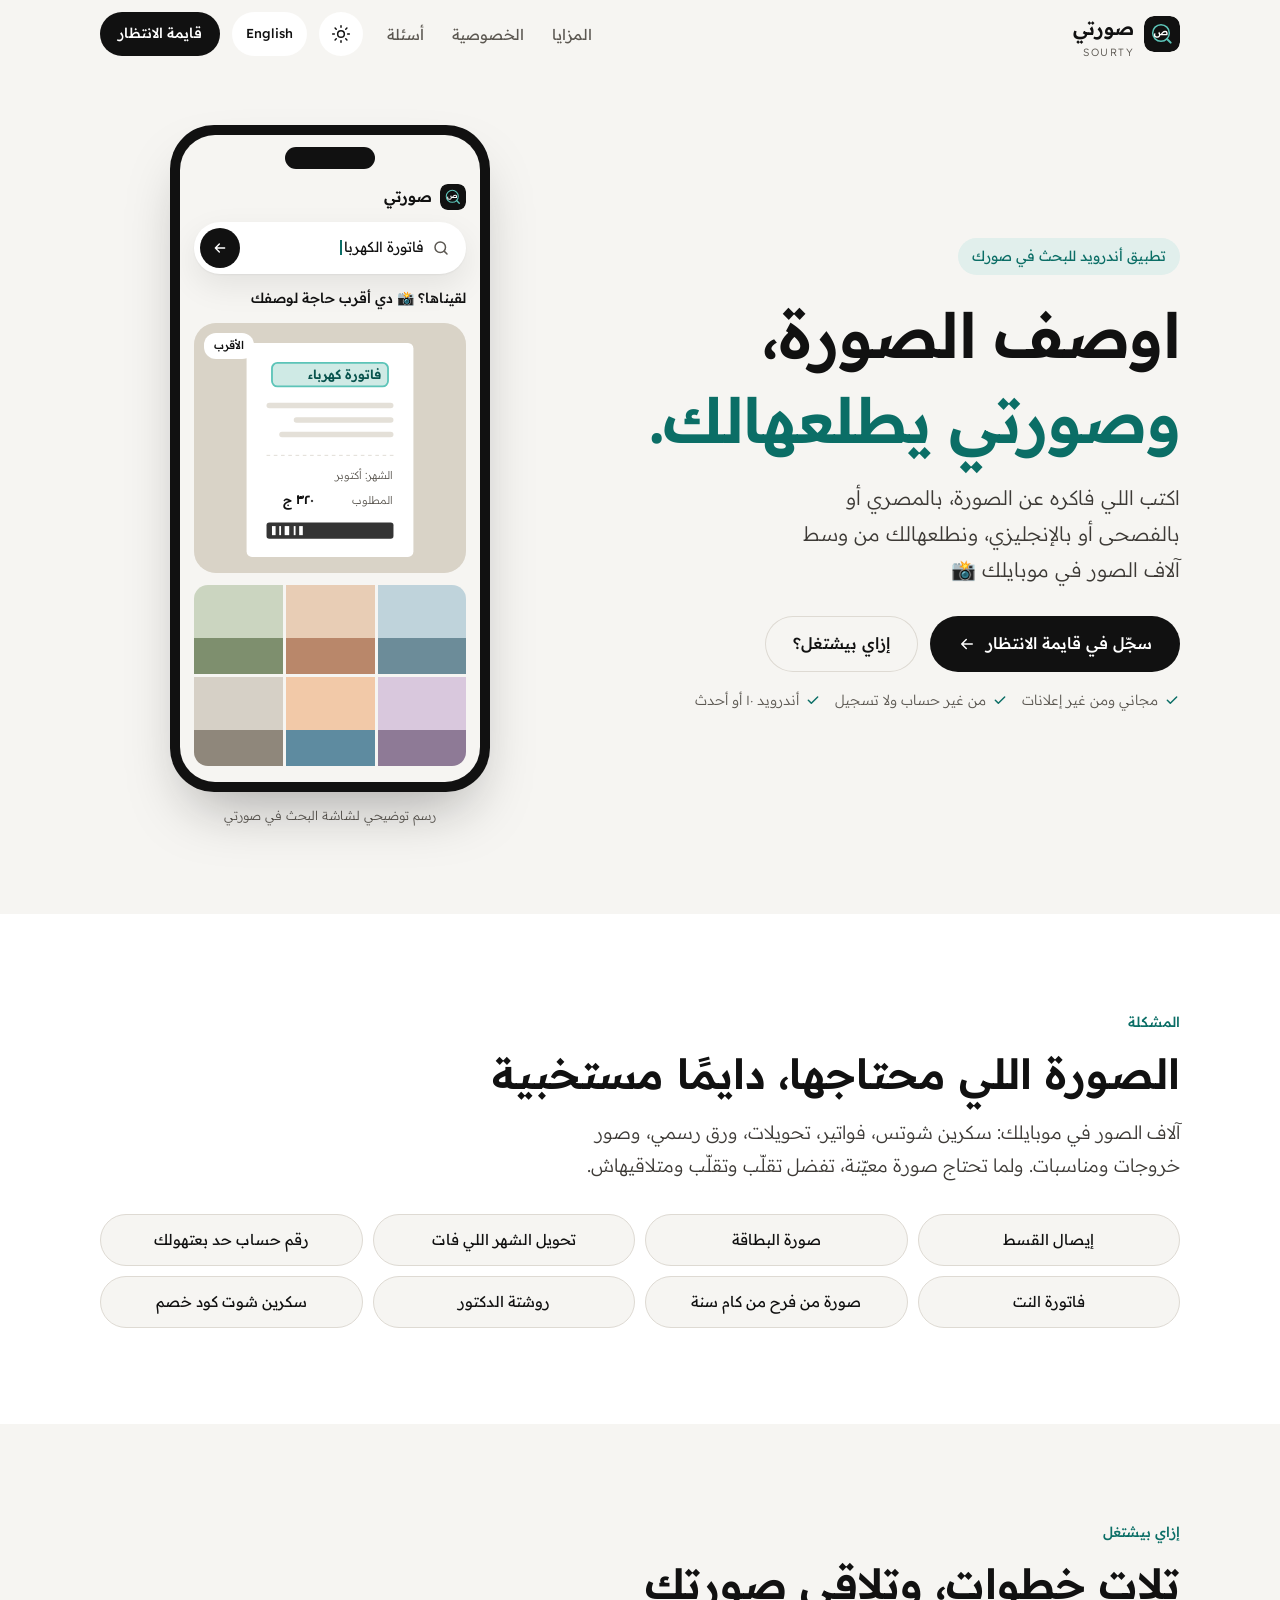
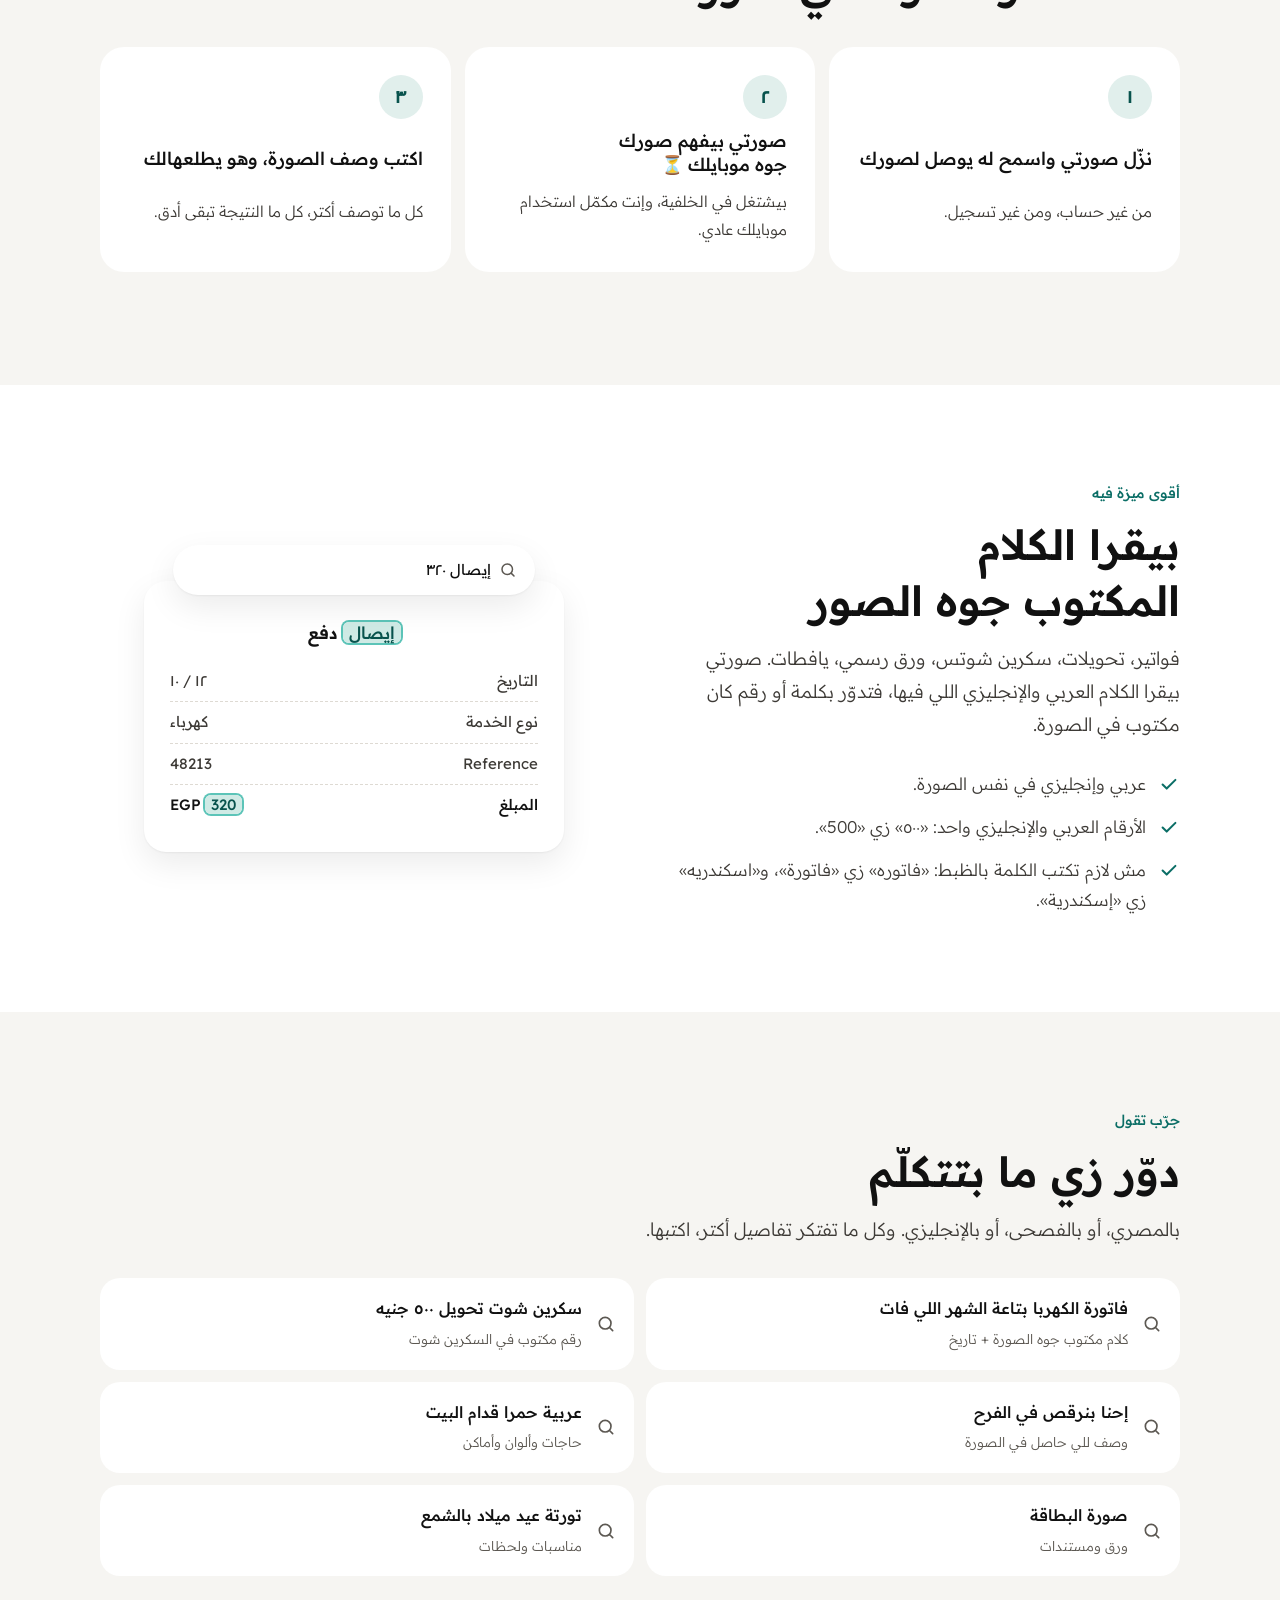
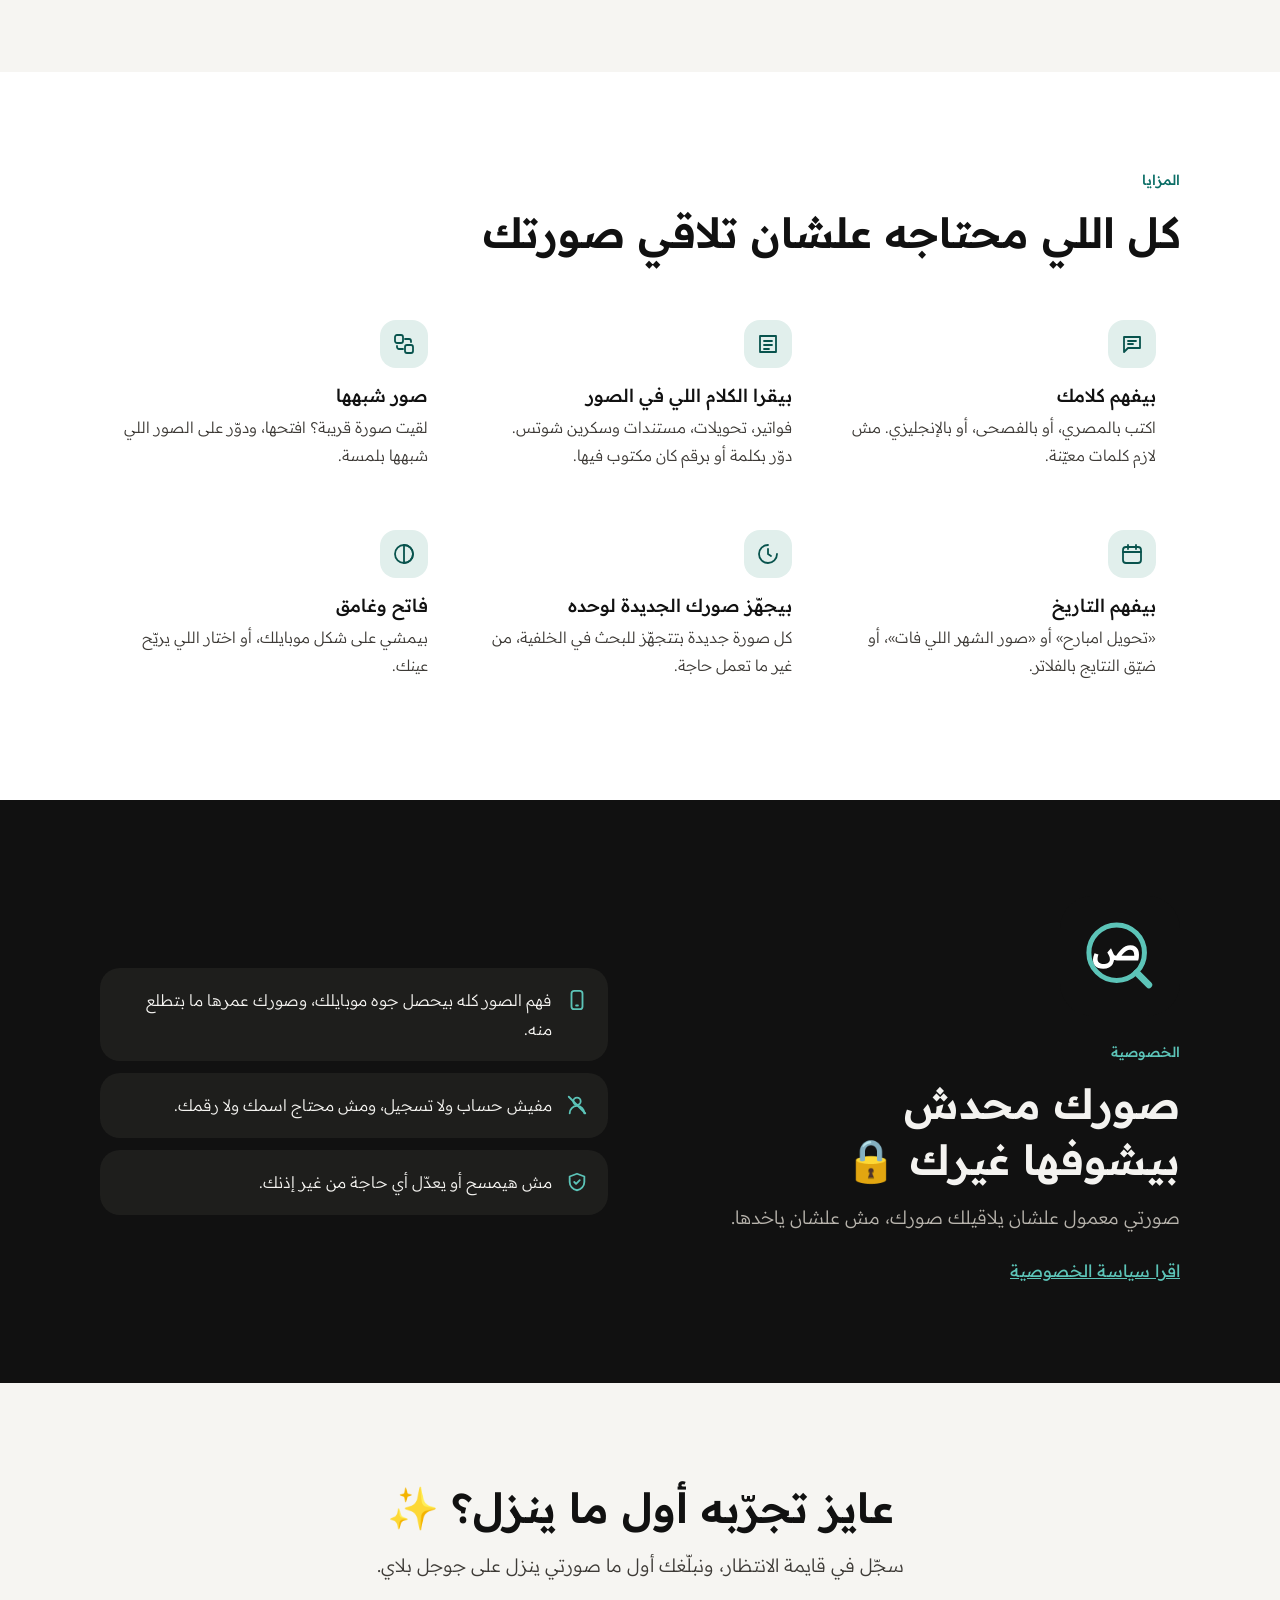
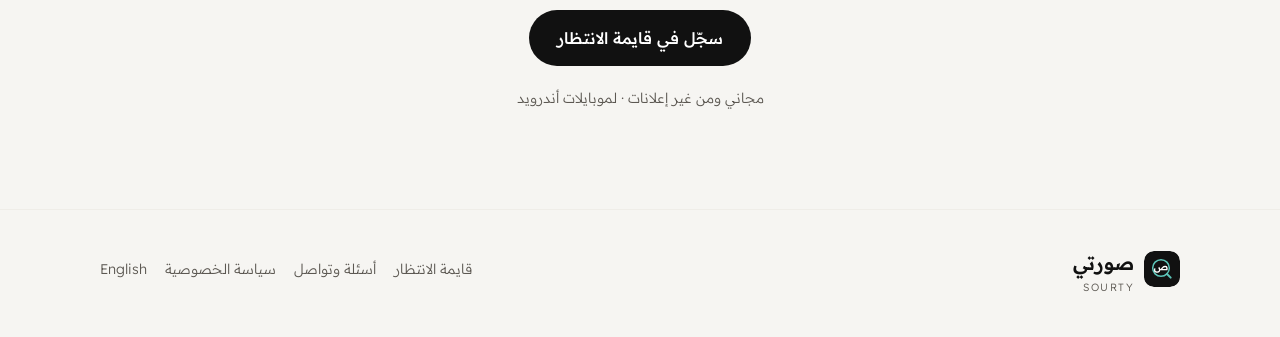
<file: index.html>
<!doctype html>
<html lang="ar" dir="rtl">
<head>
<meta charset="utf-8">
<meta name="viewport" content="width=device-width, initial-scale=1, viewport-fit=cover">
<title>صورتي — اوصف الصورة، وصورتي يطلعهالك</title>
<meta name="description" content="صورتي تطبيق أندرويد بتوصف فيه الصورة بكلامك، بالمصري أو بالفصحى أو بالإنجليزي، فيطلعهالك من وسط آلاف الصور. بيقرا الكلام المكتوب جوه الصور، وفهم الصور كله جوه موبايلك.">
<link rel="canonical" href="https://sourty-app.github.io/">
<link rel="alternate" hreflang="ar" href="https://sourty-app.github.io/">
<link rel="alternate" hreflang="en" href="https://sourty-app.github.io/en/">
<link rel="alternate" hreflang="x-default" href="https://sourty-app.github.io/">
<meta property="og:type" content="website">
<meta property="og:site_name" content="صورتي · Sourty">
<meta property="og:locale" content="ar_EG">
<meta property="og:locale:alternate" content="en_US">
<meta property="og:title" content="صورتي — اوصف الصورة، وصورتي يطلعهالك 📸">
<meta property="og:description" content="اكتب اللي فاكره عن الصورة، بالمصري أو بالفصحى أو بالإنجليزي، ونطلعهالك من وسط آلاف الصور في موبايلك.">
<meta property="og:url" content="https://sourty-app.github.io/">
<meta property="og:image" content="https://sourty-app.github.io/assets/img/og-ar.png">
<meta property="og:image:width" content="1200">
<meta property="og:image:height" content="630">
<meta property="og:image:alt" content="أيقونة صورتي وجملة: اوصف الصورة، وصورتي يطلعهالك">
<meta name="twitter:card" content="summary_large_image">
<meta name="theme-color" content="#F6F5F2" media="(prefers-color-scheme: light)">
<meta name="theme-color" content="#131312" media="(prefers-color-scheme: dark)">
<link rel="icon" href="/assets/img/icon.svg" type="image/svg+xml">
<link rel="icon" href="/assets/img/icon-32.png" sizes="32x32" type="image/png">
<link rel="apple-touch-icon" href="/assets/img/icon-180.png">
<link rel="preload" href="/assets/fonts/ReadexPro-300.ttf" as="font" type="font/ttf" crossorigin>
<link rel="preload" href="/assets/fonts/ReadexPro-600.ttf" as="font" type="font/ttf" crossorigin>
<link rel="stylesheet" href="/assets/css/site.css">
<script>try{var t=localStorage.getItem('theme');if(t)document.documentElement.setAttribute('data-theme',t)}catch(e){}</script>
<script type="application/ld+json">
{"@context":"https://schema.org","@type":"MobileApplication","name":"صورتي (Sourty)","alternateName":"Sourty","operatingSystem":"Android 10+","applicationCategory":"UtilitiesApplication","inLanguage":["ar","en"],"description":"اوصف الصورة بكلامك، بالمصري أو بالفصحى أو بالإنجليزي، وصورتي يطلعهالك من وسط آلاف الصور. فهم الصور كله جوه الموبايل.","url":"https://sourty-app.github.io/","image":"https://sourty-app.github.io/assets/img/icon-512.png"}
</script>
<script src="/assets/js/site.js" defer></script>
</head>
<body>
<a class="skip" href="#main">روح للمحتوى</a>

<header class="top">
  <div class="wrap">
    <a class="brand" href="/" aria-label="صورتي، الرئيسية"><img src="/assets/img/icon.svg" alt="" width="36" height="36"><span><b>صورتي</b><small>SOURTY</small></span></a>
    <nav class="nav" aria-label="القايمة">
      <a href="#features">المزايا</a>
      <a href="/privacy/">الخصوصية</a>
      <a href="/faq/">أسئلة</a>
    </nav>
    <button class="icon-btn theme" type="button" aria-label="الشكل الغامق">
      <svg class="sun" viewBox="0 0 24 24" fill="none" stroke="currentColor" stroke-width="1.8" stroke-linecap="round" aria-hidden="true"><circle cx="12" cy="12" r="4"/><path d="M12 2v2M12 20v2M4.9 4.9l1.4 1.4M17.7 17.7l1.4 1.4M2 12h2M20 12h2M4.9 19.1l1.4-1.4M17.7 6.3l1.4-1.4"/></svg>
      <svg class="moon" viewBox="0 0 24 24" fill="none" stroke="currentColor" stroke-width="1.8" stroke-linecap="round" stroke-linejoin="round" aria-hidden="true"><path d="M20 14.5A8 8 0 0 1 9.5 4 8 8 0 1 0 20 14.5z"/></svg>
    </button>
    <a class="icon-btn lang" href="/en/" hreflang="en" lang="en">English</a>
    <a class="btn small cta-sm" href="/waitlist/">قايمة الانتظار</a>
  </div>
</header>

<main id="main">
  <section class="hero" aria-labelledby="hero-title">
    <div class="wrap">
      <div>
        <span class="eyebrow">تطبيق أندرويد للبحث في صورك</span>
        <h1 id="hero-title">اوصف الصورة،<br><em>وصورتي يطلعهالك.</em></h1>
        <p class="lede">اكتب اللي فاكره عن الصورة، بالمصري أو بالفصحى أو بالإنجليزي، ونطلعهالك من وسط آلاف الصور في موبايلك&nbsp;📸</p>
        <div class="actions">
          <a class="btn" href="/waitlist/">سجّل في قايمة الانتظار
            <svg class="arrow" viewBox="0 0 24 24" fill="none" stroke="currentColor" stroke-width="2" stroke-linecap="round" stroke-linejoin="round" aria-hidden="true"><path d="M5 12h14M13 6l6 6-6 6"/></svg></a>
          <a class="btn ghost" href="#how">إزاي بيشتغل؟</a>
        </div>
        <p class="fineprint">
          <span><svg viewBox="0 0 24 24" fill="none" stroke="currentColor" stroke-width="2.2" stroke-linecap="round" stroke-linejoin="round" aria-hidden="true"><path d="M5 12.5l4.5 4.5L19 7.5"/></svg>مجاني ومن غير إعلانات</span>
          <span><svg viewBox="0 0 24 24" fill="none" stroke="currentColor" stroke-width="2.2" stroke-linecap="round" stroke-linejoin="round" aria-hidden="true"><path d="M5 12.5l4.5 4.5L19 7.5"/></svg>من غير حساب ولا تسجيل</span>
          <span><svg viewBox="0 0 24 24" fill="none" stroke="currentColor" stroke-width="2.2" stroke-linecap="round" stroke-linejoin="round" aria-hidden="true"><path d="M5 12.5l4.5 4.5L19 7.5"/></svg>أندرويد ١٠ أو أحدث</span>
        </p>
      </div>

      <figure class="demo" data-demo style="margin:0">
        <div class="phone" aria-hidden="true">
          <div class="screen">
            <div class="notch"></div>
            <div class="app-head"><img src="/assets/img/icon.svg" alt="">صورتي</div>
            <div class="searchbar">
              <svg class="mag" viewBox="0 0 24 24" fill="none" stroke="currentColor" stroke-width="2" stroke-linecap="round"><circle cx="11" cy="11" r="7"/><path d="M20 20l-3.5-3.5"/></svg>
              <span class="typed"><span></span></span>
              <span class="go"><svg viewBox="0 0 24 24" fill="none" stroke="currentColor" stroke-width="2" stroke-linecap="round" stroke-linejoin="round"><path d="M5 12h14M13 6l6 6-6 6"/></svg></span>
            </div>
            <div class="found">لقيناها؟ 📸 دي أقرب حاجة لوصفك</div>
            <div class="top-tile">
              <span class="badge">الأقرب</span>
              <!-- Scene 1: electricity bill -->
              <svg class="scene" id="s-bill" data-q="فاتورة الكهربا" viewBox="0 0 300 276">
                <rect width="300" height="276" fill="#D9D3C7"/>
                <rect x="58" y="22" width="184" height="236" rx="6" fill="#FFFFFF"/>
                <g font-family="Readex Pro, Tahoma, sans-serif" direction="rtl" text-anchor="start">
                  <rect x="86" y="44" width="128" height="26" rx="6" fill="#CFEAE5" stroke="#5CC4B8" stroke-width="2"/>
                  <text x="206" y="62" font-size="14" font-weight="600" fill="#08534D">فاتورة كهرباء</text>
                  <rect x="80" y="88" width="140" height="6" rx="3" fill="#E4E0D8"/>
                  <rect x="110" y="104" width="110" height="6" rx="3" fill="#E4E0D8"/>
                  <rect x="94" y="120" width="126" height="6" rx="3" fill="#E4E0D8"/>
                  <line x1="80" y1="146" x2="220" y2="146" stroke="#DEDAD3" stroke-dasharray="4 4"/>
                  <text x="220" y="172" font-size="12" fill="#5C5852">الشهر: أكتوبر</text>
                  <text x="220" y="200" font-size="12" fill="#5C5852">المطلوب</text>
                  <text x="132" y="200" font-size="14" font-weight="600" fill="#111111">٣٢٠ ج</text>
                  <rect x="80" y="220" width="140" height="18" rx="3" fill="#111111" opacity=".85"/>
                  <rect x="86" y="224" width="4" height="10" fill="#FFFFFF"/><rect x="94" y="224" width="2" height="10" fill="#FFFFFF"/><rect x="100" y="224" width="5" height="10" fill="#FFFFFF"/><rect x="110" y="224" width="2" height="10" fill="#FFFFFF"/><rect x="116" y="224" width="4" height="10" fill="#FFFFFF"/>
                </g>
              </svg>
              <!-- Scene 2: transfer screenshot -->
              <svg class="scene" id="s-transfer" data-q="تحويل خمس تلاف" viewBox="0 0 300 276">
                <rect width="300" height="276" fill="#BCC9D6"/>
                <rect x="70" y="16" width="160" height="260" rx="18" fill="#FFFFFF"/>
                <circle cx="150" cy="70" r="24" fill="#0B6E66"/>
                <path d="M139 70l8 8 15-16" fill="none" stroke="#FFFFFF" stroke-width="4" stroke-linecap="round" stroke-linejoin="round"/>
                <g font-family="Readex Pro, Tahoma, sans-serif" text-anchor="middle">
                  <text x="150" y="118" font-size="13" font-weight="500" fill="#111111" direction="rtl">تم التحويل</text>
                  <rect x="98" y="132" width="104" height="34" rx="8" fill="#CFEAE5" stroke="#5CC4B8" stroke-width="2"/>
                  <text x="150" y="155" font-size="17" font-weight="600" fill="#08534D" direction="rtl">٥٠٠٠ جنيه</text>
                </g>
                <rect x="92" y="186" width="116" height="6" rx="3" fill="#E4E0D8"/>
                <rect x="104" y="202" width="92" height="6" rx="3" fill="#E4E0D8"/>
                <rect x="92" y="230" width="116" height="26" rx="13" fill="#111111"/>
              </svg>
              <!-- Scene 3: red car in front of a house -->
              <svg class="scene" id="s-car" data-q="عربية حمرا" viewBox="0 0 300 276">
                <rect width="300" height="276" fill="#CFE3EA"/>
                <rect x="40" y="70" width="170" height="130" fill="#E8D9C2"/>
                <path d="M28 76L125 22l97 54z" fill="#B9876A"/>
                <rect x="66" y="100" width="34" height="34" fill="#8FB4C2"/><rect x="150" y="100" width="34" height="34" fill="#8FB4C2"/>
                <rect x="108" y="140" width="34" height="60" fill="#8F6E55"/>
                <rect x="0" y="200" width="300" height="76" fill="#A9A49A"/>
                <rect x="0" y="196" width="300" height="8" fill="#7E8F6E"/>
                <path d="M118 214q6-30 34-32h62q24 2 36 22l22 6q12 4 12 16v14H112v-16q0-8 6-10z" fill="#C2402E"/>
                <path d="M160 190h50q14 1 22 14h-82q2-12 10-14z" fill="#DCEBF0"/>
                <circle cx="150" cy="240" r="15" fill="#222220"/><circle cx="150" cy="240" r="6" fill="#B8B4AD"/>
                <circle cx="248" cy="240" r="15" fill="#222220"/><circle cx="248" cy="240" r="6" fill="#B8B4AD"/>
              </svg>
              <!-- Scene 4: sunset on the sea -->
              <svg class="scene" id="s-sea" data-q="غروب على البحر" viewBox="0 0 300 276">
                <rect width="300" height="276" fill="#F2C9A8"/>
                <rect width="300" height="90" fill="#E9B79A"/>
                <circle cx="150" cy="150" r="42" fill="#E07B4F"/>
                <rect y="150" width="300" height="80" fill="#5E8BA0"/>
                <rect x="96" y="162" width="108" height="4" rx="2" fill="#E9A07C" opacity=".8"/>
                <rect x="116" y="176" width="68" height="4" rx="2" fill="#E9A07C" opacity=".6"/>
                <rect x="132" y="190" width="36" height="4" rx="2" fill="#E9A07C" opacity=".5"/>
                <path d="M0 228q75-14 150 0t150 0v48H0z" fill="#E8D4B4"/>
              </svg>
              <!-- Scene 5: birthday cake (English query) -->
              <svg class="scene" id="s-cake" data-q="تورتة عيد ميلاد" viewBox="0 0 300 276">
                <rect width="300" height="276" fill="#D9C8DD"/>
                <rect y="212" width="300" height="64" fill="#8E7A96"/>
                <ellipse cx="150" cy="214" rx="96" ry="12" fill="#F4F3F0"/>
                <rect x="78" y="150" width="144" height="62" rx="10" fill="#F2C9A8"/>
                <rect x="78" y="168" width="144" height="10" fill="#E8875B"/>
                <rect x="96" y="112" width="108" height="42" rx="10" fill="#F6E7D8"/>
                <rect x="96" y="126" width="108" height="8" fill="#5CC4B8"/>
                <g fill="#FFFFFF"><rect x="114" y="86" width="7" height="28" rx="3"/><rect x="134" y="80" width="7" height="34" rx="3"/><rect x="159" y="80" width="7" height="34" rx="3"/><rect x="179" y="86" width="7" height="28" rx="3"/></g>
                <g fill="#F2B23E"><ellipse cx="117.5" cy="78" rx="5" ry="8"/><ellipse cx="137.5" cy="72" rx="5" ry="8"/><ellipse cx="162.5" cy="72" rx="5" ry="8"/><ellipse cx="182.5" cy="78" rx="5" ry="8"/></g>
              </svg>
            </div>
            <div class="grid3">
              <i style="--a:#BFD3DB;--b:#6C8C99"></i><i style="--a:#E8CDB5;--b:#B9876A"></i><i style="--a:#CBD5C0;--b:#7E8F6E"></i>
              <i style="--a:#D9C8DD;--b:#8E7A96"></i><i style="--a:#F2C9A8;--b:#5E8BA0"></i><i style="--a:#D6D0C6;--b:#8F877B"></i>
            </div>
          </div>
        </div>
        <figcaption class="demo-note">رسم توضيحي لشاشة البحث في صورتي</figcaption>
      </figure>
    </div>
  </section>

  <section class="problem" aria-labelledby="problem-title">
    <div class="wrap">
      <span class="kicker">المشكلة</span>
      <h2 class="h2" id="problem-title">الصورة اللي محتاجها، دايمًا مستخبية</h2>
      <p class="sub">آلاف الصور في موبايلك: سكرين شوتس، فواتير، تحويلات، ورق رسمي، وصور خروجات ومناسبات. ولما تحتاج صورة معيّنة، تفضل تقلّب وتقلّب ومتلاقيهاش.</p>
      <div class="pile" aria-label="أمثلة لصور الناس بتدوّر عليها">
        <span>إيصال القسط</span><span>صورة البطاقة</span><span>تحويل الشهر اللي فات</span><span>رقم حساب حد بعتهولك</span>
        <span>فاتورة النت</span><span>صورة من فرح من كام سنة</span><span>روشتة الدكتور</span><span>سكرين شوت كود خصم</span>
      </div>
    </div>
  </section>

  <section id="how" aria-labelledby="how-title">
    <div class="wrap">
      <span class="kicker">إزاي بيشتغل</span>
      <h2 class="h2" id="how-title">تلات خطوات، وتلاقي صورتك</h2>
      <ol class="steps">
        <li><h3>نزّل صورتي واسمح له يوصل لصورك</h3><p>من غير حساب، ومن غير تسجيل.</p></li>
        <li><h3>صورتي بيفهم صورك جوه موبايلك&nbsp;⏳</h3><p>بيشتغل في الخلفية، وإنت مكمّل استخدام موبايلك عادي.</p></li>
        <li><h3>اكتب وصف الصورة، وهو يطلعهالك</h3><p>كل ما توصف أكتر، كل ما النتيجة تبقى أدق.</p></li>
      </ol>
    </div>
  </section>

  <section class="spot problem" aria-labelledby="read-title">
    <div class="wrap">
      <div>
        <span class="kicker">أقوى ميزة فيه</span>
        <h2 class="h2" id="read-title">بيقرا الكلام المكتوب جوه الصور</h2>
        <p class="sub">فواتير، تحويلات، سكرين شوتس، ورق رسمي، يافطات. صورتي بيقرا الكلام العربي والإنجليزي اللي فيها، فتدوّر بكلمة أو رقم كان مكتوب في الصورة.</p>
        <ul class="ticks">
          <li><svg viewBox="0 0 24 24" fill="none" stroke="currentColor" stroke-width="2.2" stroke-linecap="round" stroke-linejoin="round" aria-hidden="true"><path d="M5 12.5l4.5 4.5L19 7.5"/></svg><span>عربي وإنجليزي في نفس الصورة.</span></li>
          <li><svg viewBox="0 0 24 24" fill="none" stroke="currentColor" stroke-width="2.2" stroke-linecap="round" stroke-linejoin="round" aria-hidden="true"><path d="M5 12.5l4.5 4.5L19 7.5"/></svg><span>الأرقام العربي والإنجليزي واحد: «٥٠٠» زي «500».</span></li>
          <li><svg viewBox="0 0 24 24" fill="none" stroke="currentColor" stroke-width="2.2" stroke-linecap="round" stroke-linejoin="round" aria-hidden="true"><path d="M5 12.5l4.5 4.5L19 7.5"/></svg><span>مش لازم تكتب الكلمة بالظبط: «فاتوره» زي «فاتورة»، و«اسكندريه» زي «إسكندرية».</span></li>
        </ul>
      </div>
      <div class="receipt-card" aria-hidden="true">
        <div class="q"><svg viewBox="0 0 24 24" fill="none" stroke="currentColor" stroke-width="2" stroke-linecap="round"><circle cx="11" cy="11" r="7"/><path d="M20 20l-3.5-3.5"/></svg>إيصال ٣٢٠</div>
        <div class="paper">
          <div class="ttl"><span class="hl">إيصال</span> دفع</div>
          <div class="row"><span>التاريخ</span><span>١٢ / ١٠</span></div>
          <div class="row"><span>نوع الخدمة</span><span>كهرباء</span></div>
          <div class="row"><span>Reference</span><span>48213</span></div>
          <div class="row"><strong>المبلغ</strong><strong><span class="hl">320</span> EGP</strong></div>
        </div>
      </div>
    </div>
  </section>

  <section aria-labelledby="ex-title">
    <div class="wrap">
      <span class="kicker">جرّب تقول</span>
      <h2 class="h2" id="ex-title">دوّر زي ما بتتكلّم</h2>
      <p class="sub">بالمصري، أو بالفصحى، أو بالإنجليزي. وكل ما تفتكر تفاصيل أكتر، اكتبها.</p>
      <div class="examples">
        <div class="ex"><svg viewBox="0 0 24 24" fill="none" stroke="currentColor" stroke-width="2" stroke-linecap="round" aria-hidden="true"><circle cx="11" cy="11" r="7"/><path d="M20 20l-3.5-3.5"/></svg><div><b>فاتورة الكهربا بتاعة الشهر اللي فات</b><small>كلام مكتوب جوه الصورة + تاريخ</small></div></div>
        <div class="ex"><svg viewBox="0 0 24 24" fill="none" stroke="currentColor" stroke-width="2" stroke-linecap="round" aria-hidden="true"><circle cx="11" cy="11" r="7"/><path d="M20 20l-3.5-3.5"/></svg><div><b>سكرين شوت تحويل ٥٠٠ جنيه</b><small>رقم مكتوب في السكرين شوت</small></div></div>
        <div class="ex"><svg viewBox="0 0 24 24" fill="none" stroke="currentColor" stroke-width="2" stroke-linecap="round" aria-hidden="true"><circle cx="11" cy="11" r="7"/><path d="M20 20l-3.5-3.5"/></svg><div><b>إحنا بنرقص في الفرح</b><small>وصف للي حاصل في الصورة</small></div></div>
        <div class="ex"><svg viewBox="0 0 24 24" fill="none" stroke="currentColor" stroke-width="2" stroke-linecap="round" aria-hidden="true"><circle cx="11" cy="11" r="7"/><path d="M20 20l-3.5-3.5"/></svg><div><b>عربية حمرا قدام البيت</b><small>حاجات وألوان وأماكن</small></div></div>
        <div class="ex"><svg viewBox="0 0 24 24" fill="none" stroke="currentColor" stroke-width="2" stroke-linecap="round" aria-hidden="true"><circle cx="11" cy="11" r="7"/><path d="M20 20l-3.5-3.5"/></svg><div><b>صورة البطاقة</b><small>ورق ومستندات</small></div></div>
        <div class="ex"><svg viewBox="0 0 24 24" fill="none" stroke="currentColor" stroke-width="2" stroke-linecap="round" aria-hidden="true"><circle cx="11" cy="11" r="7"/><path d="M20 20l-3.5-3.5"/></svg><div><b>تورتة عيد ميلاد بالشمع</b><small>مناسبات ولحظات</small></div></div>
      </div>
    </div>
  </section>

  <section id="features" class="problem" aria-labelledby="feat-title">
    <div class="wrap">
      <span class="kicker">المزايا</span>
      <h2 class="h2" id="feat-title">كل اللي محتاجه علشان تلاقي صورتك</h2>
      <div class="feats">
        <div class="feat"><div class="ic"><svg viewBox="0 0 24 24" fill="none" stroke="currentColor" stroke-width="1.8" stroke-linecap="round" stroke-linejoin="round" aria-hidden="true"><path d="M4 5h16v11H8l-4 4z"/><path d="M8 9h8M8 12h5"/></svg></div><h3>بيفهم كلامك</h3><p>اكتب بالمصري، أو بالفصحى، أو بالإنجليزي. مش لازم كلمات معيّنة.</p></div>
        <div class="feat"><div class="ic"><svg viewBox="0 0 24 24" fill="none" stroke="currentColor" stroke-width="1.8" stroke-linecap="round" stroke-linejoin="round" aria-hidden="true"><path d="M4 4h16v16H4z"/><path d="M8 9h8M8 13h8M8 17h5"/></svg></div><h3>بيقرا الكلام اللي في الصور</h3><p>فواتير، تحويلات، مستندات وسكرين شوتس. دوّر بكلمة أو برقم كان مكتوب فيها.</p></div>
        <div class="feat"><div class="ic"><svg viewBox="0 0 24 24" fill="none" stroke="currentColor" stroke-width="1.8" stroke-linecap="round" stroke-linejoin="round" aria-hidden="true"><rect x="3" y="3" width="8" height="8" rx="2"/><rect x="13" y="13" width="8" height="8" rx="2"/><path d="M13 7h4a2 2 0 0 1 2 2v1M11 17H7a2 2 0 0 1-2-2v-1"/></svg></div><h3>صور شبهها</h3><p>لقيت صورة قريبة؟ افتحها، ودوّر على الصور اللي شبهها بلمسة.</p></div>
        <div class="feat"><div class="ic"><svg viewBox="0 0 24 24" fill="none" stroke="currentColor" stroke-width="1.8" stroke-linecap="round" stroke-linejoin="round" aria-hidden="true"><rect x="3" y="5" width="18" height="16" rx="3"/><path d="M3 10h18M8 3v4M16 3v4"/></svg></div><h3>بيفهم التاريخ</h3><p>«تحويل امبارح» أو «صور الشهر اللي فات»، أو ضيّق النتايج بالفلاتر.</p></div>
        <div class="feat"><div class="ic"><svg viewBox="0 0 24 24" fill="none" stroke="currentColor" stroke-width="1.8" stroke-linecap="round" stroke-linejoin="round" aria-hidden="true"><path d="M12 3a9 9 0 1 0 9 9"/><path d="M12 7v5l3 2"/></svg></div><h3>بيجهّز صورك الجديدة لوحده</h3><p>كل صورة جديدة بتتجهّز للبحث في الخلفية، من غير ما تعمل حاجة.</p></div>
        <div class="feat"><div class="ic"><svg viewBox="0 0 24 24" fill="none" stroke="currentColor" stroke-width="1.8" stroke-linecap="round" stroke-linejoin="round" aria-hidden="true"><circle cx="12" cy="12" r="9"/><path d="M12 3v18M12 3a9 9 0 0 1 0 18"/></svg></div><h3>فاتح وغامق</h3><p>بيمشي على شكل موبايلك، أو اختار اللي يريّح عينك.</p></div>
      </div>
    </div>
  </section>

  <section class="band" id="privacy" aria-labelledby="priv-title">
    <div class="wrap">
      <div>
        <img class="lens-big" src="/assets/img/icon.svg" alt="" width="120" height="120">
        <span class="kicker">الخصوصية</span>
        <h2 class="h2" id="priv-title">صورك محدش بيشوفها غيرك&nbsp;🔒</h2>
        <p class="sub">صورتي معمول علشان يلاقيلك صورك، مش علشان ياخدها.</p>
        <a class="more" href="/privacy/">اقرا سياسة الخصوصية</a>
      </div>
      <ul class="promises">
        <li><svg viewBox="0 0 24 24" fill="none" stroke="currentColor" stroke-width="2" stroke-linecap="round" stroke-linejoin="round" aria-hidden="true"><rect x="6" y="2" width="12" height="20" rx="3"/><path d="M11 18h2"/></svg><span>فهم الصور كله بيحصل جوه موبايلك، وصورك عمرها ما بتطلع منه.</span></li>
        <li><svg viewBox="0 0 24 24" fill="none" stroke="currentColor" stroke-width="2" stroke-linecap="round" stroke-linejoin="round" aria-hidden="true"><circle cx="12" cy="8" r="4"/><path d="M4 21a8 8 0 0 1 16 0"/><path d="M3 3l18 18"/></svg><span>مفيش حساب ولا تسجيل، ومش محتاج اسمك ولا رقمك.</span></li>
        <li><svg viewBox="0 0 24 24" fill="none" stroke="currentColor" stroke-width="2" stroke-linecap="round" stroke-linejoin="round" aria-hidden="true"><path d="M12 3l8 3v6c0 4.5-3.4 8.3-8 9-4.6-.7-8-4.5-8-9V6z"/><path d="M9 12l2 2 4-4"/></svg><span>مش هيمسح أو يعدّل أي حاجة من غير إذنك.</span></li>
      </ul>
    </div>
  </section>

  <section class="final" aria-labelledby="final-title">
    <div class="wrap narrow">
      <h2 class="h2" id="final-title">عايز تجرّبه أول ما ينزل؟&nbsp;✨</h2>
      <p class="sub">سجّل في قايمة الانتظار، ونبلّغك أول ما صورتي ينزل على جوجل بلاي.</p>
      <div class="actions"><a class="btn" href="/waitlist/">سجّل في قايمة الانتظار</a></div>
      <p class="free-tag">مجاني ومن غير إعلانات · لموبايلات أندرويد</p>
    </div>
  </section>
</main>

<footer>
  <div class="wrap">
    <a class="brand" href="/"><img src="/assets/img/icon.svg" alt="" width="36" height="36"><span><b>صورتي</b><small>SOURTY</small></span></a>
    <nav aria-label="روابط تانية">
      <a href="/waitlist/">قايمة الانتظار</a>
      <a href="/faq/">أسئلة وتواصل</a>
      <a href="/privacy/">سياسة الخصوصية</a>
      <a href="/en/" hreflang="en" lang="en">English</a>
    </nav>
  </div>
</footer>
</body>
</html>
</file>
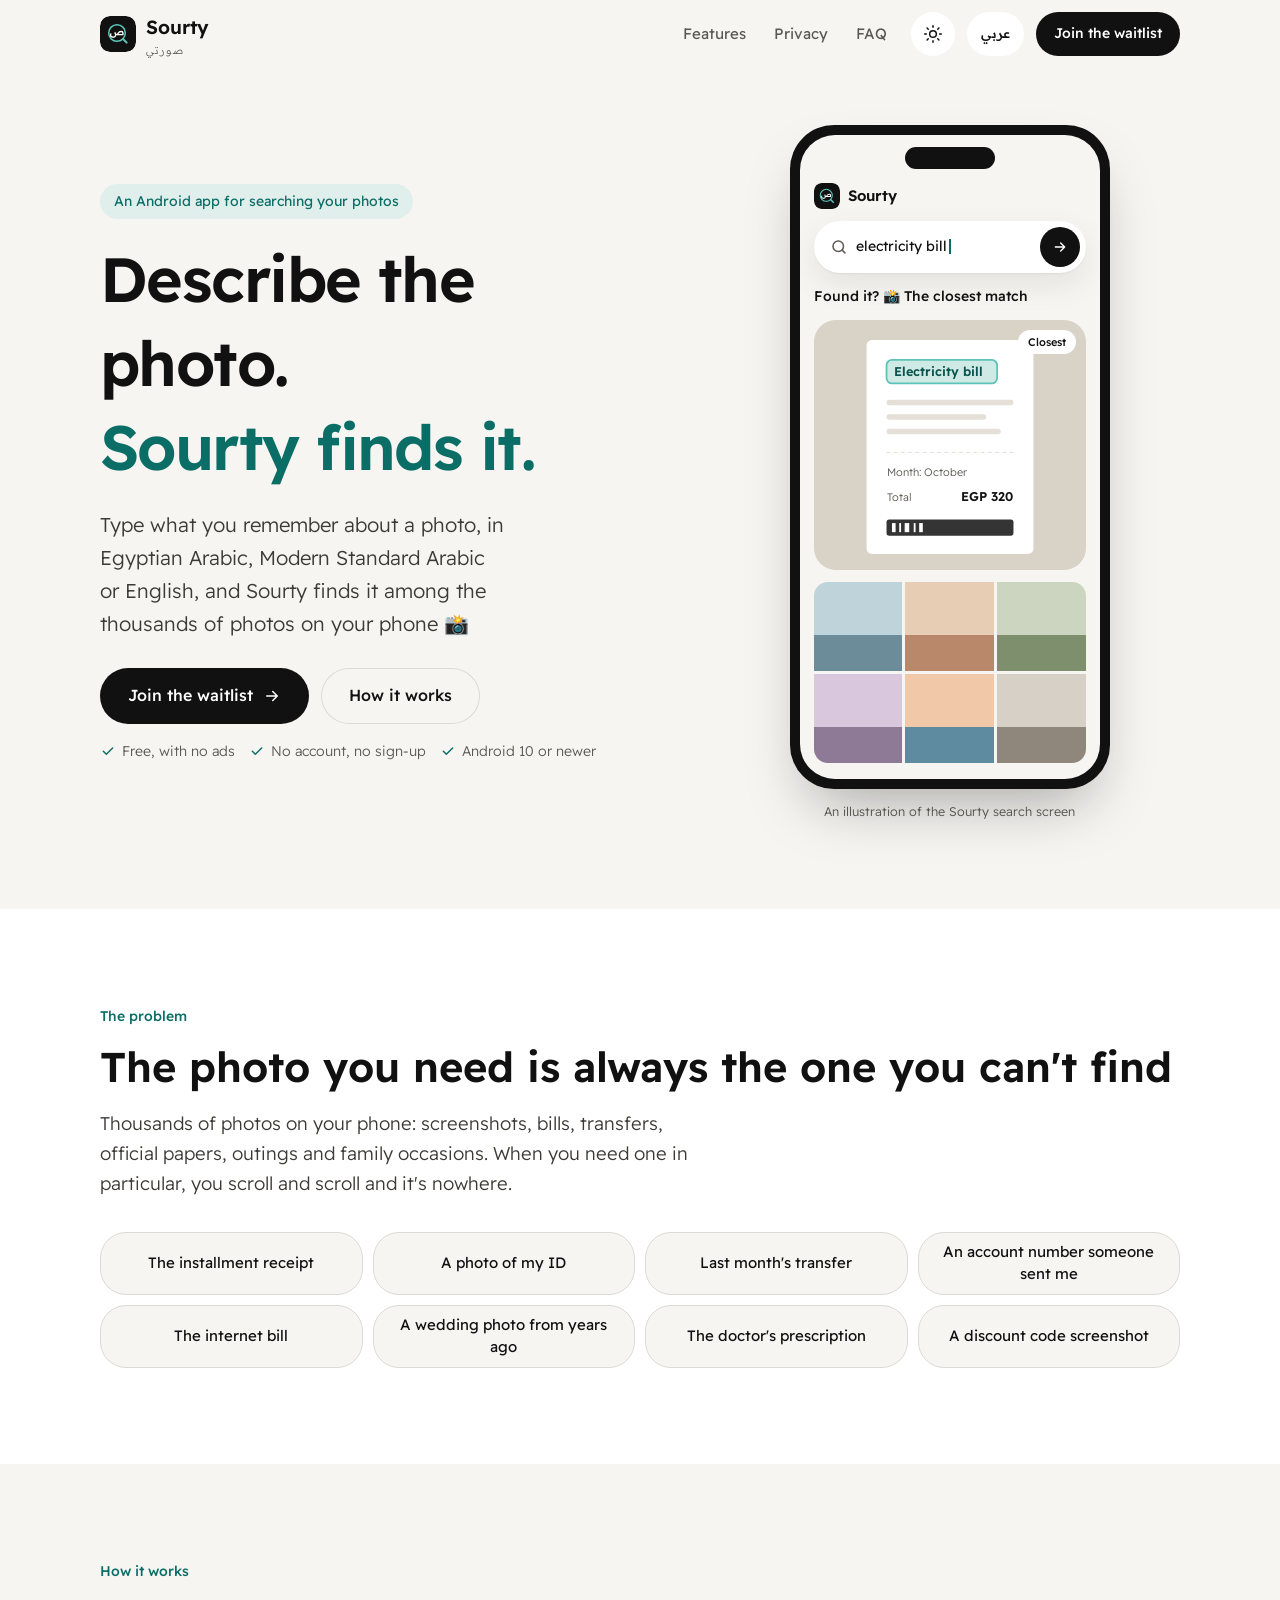
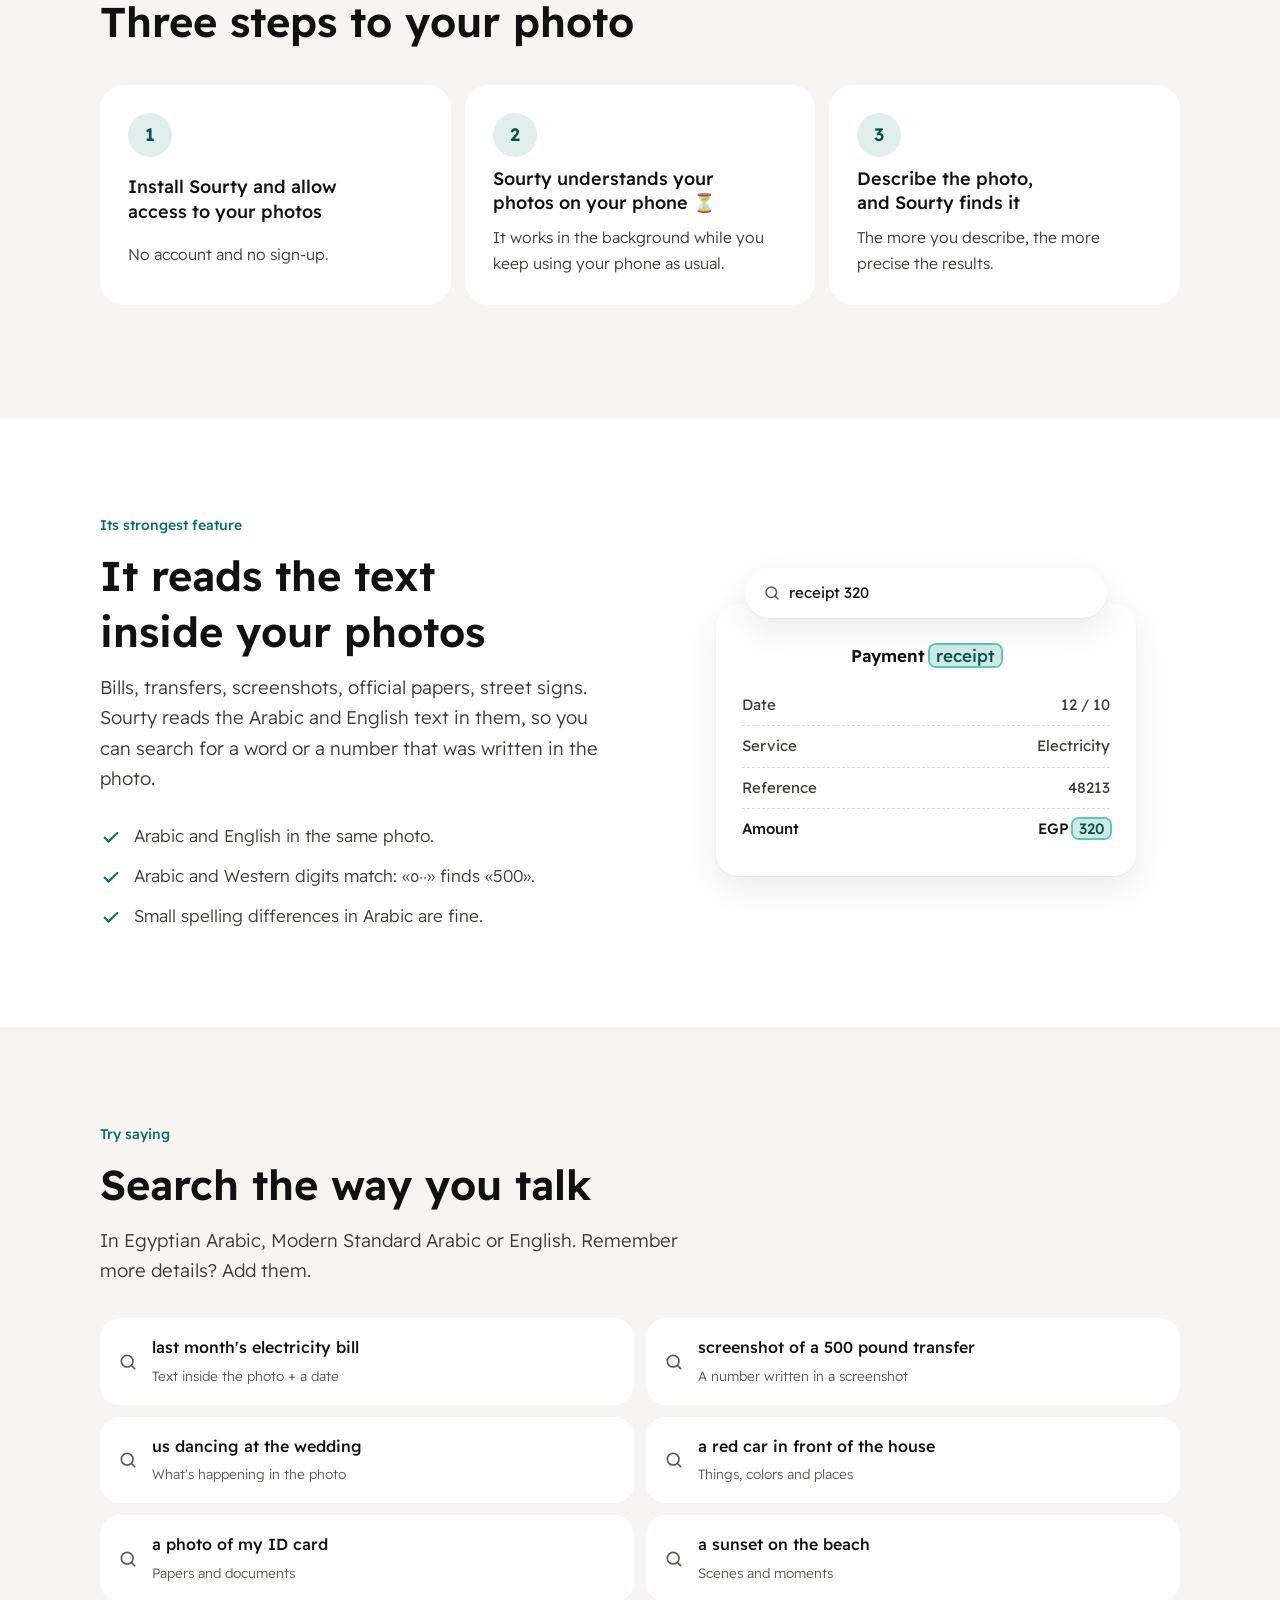
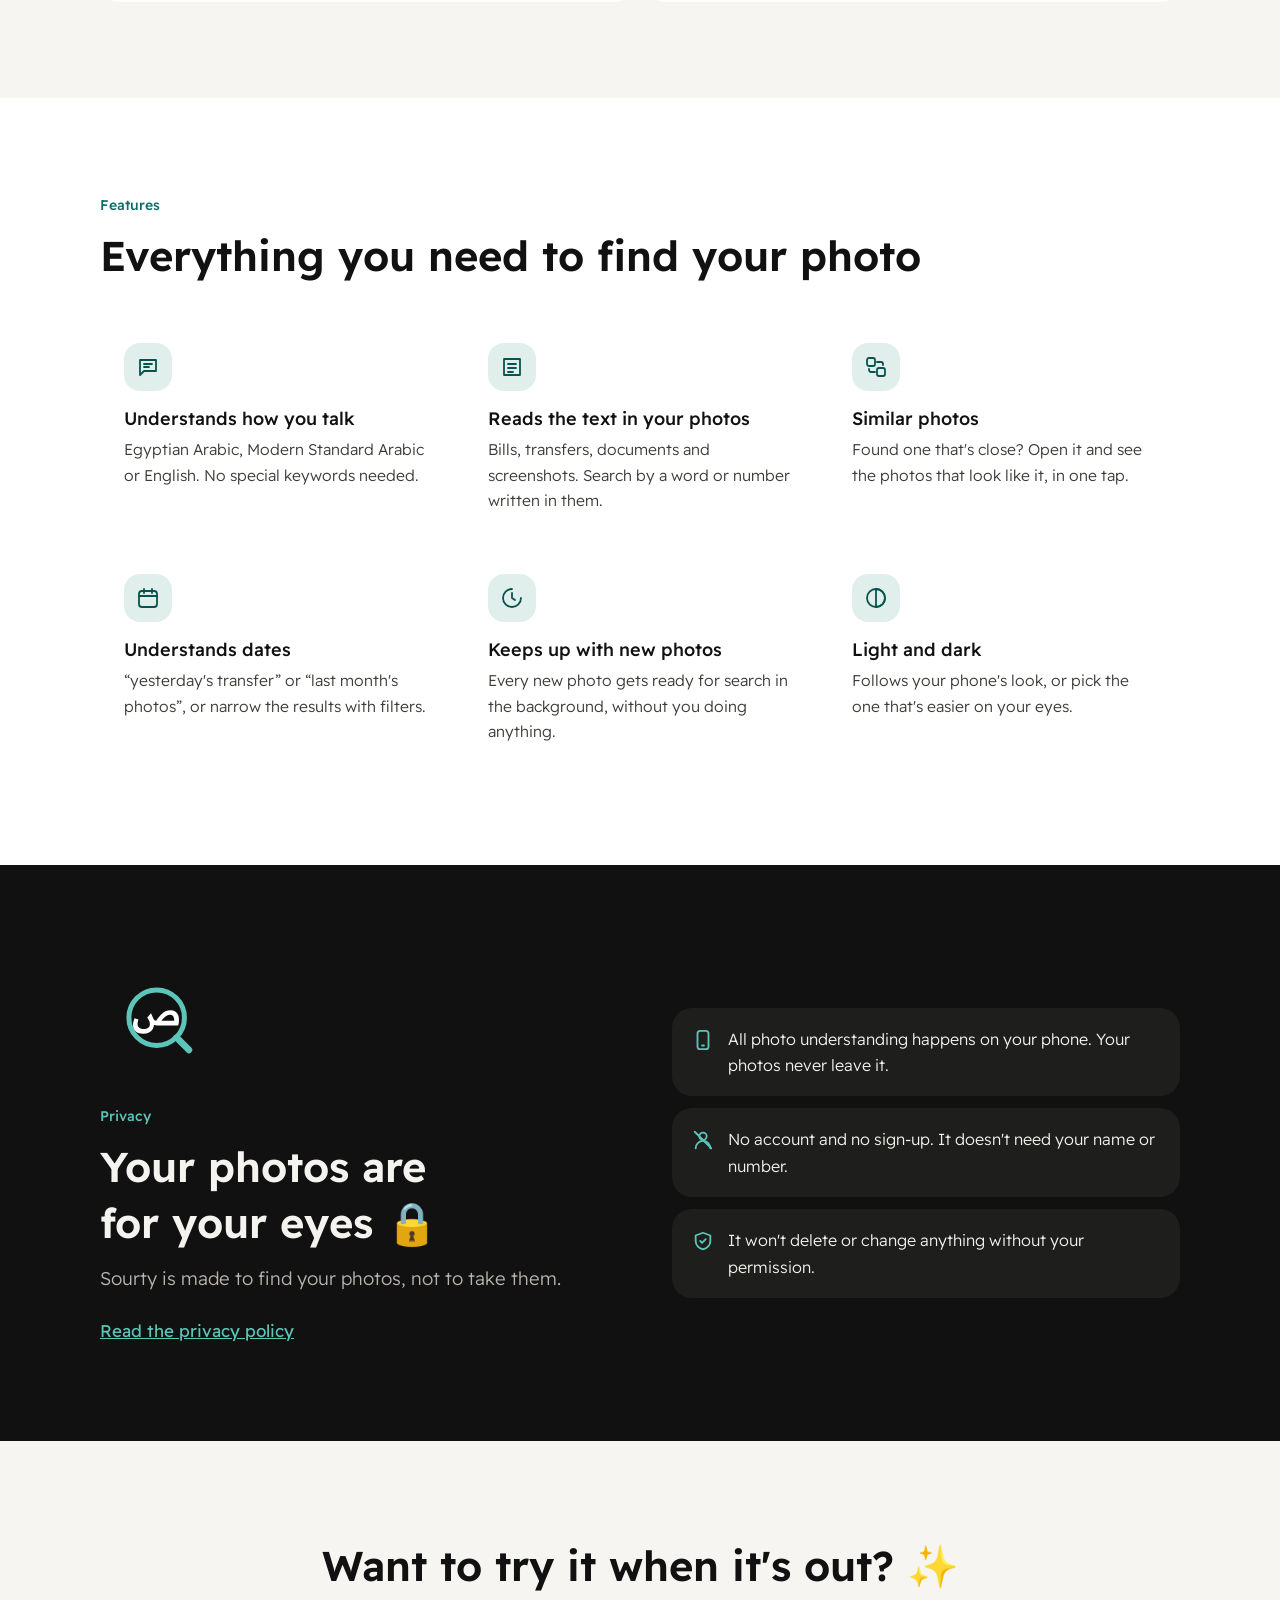
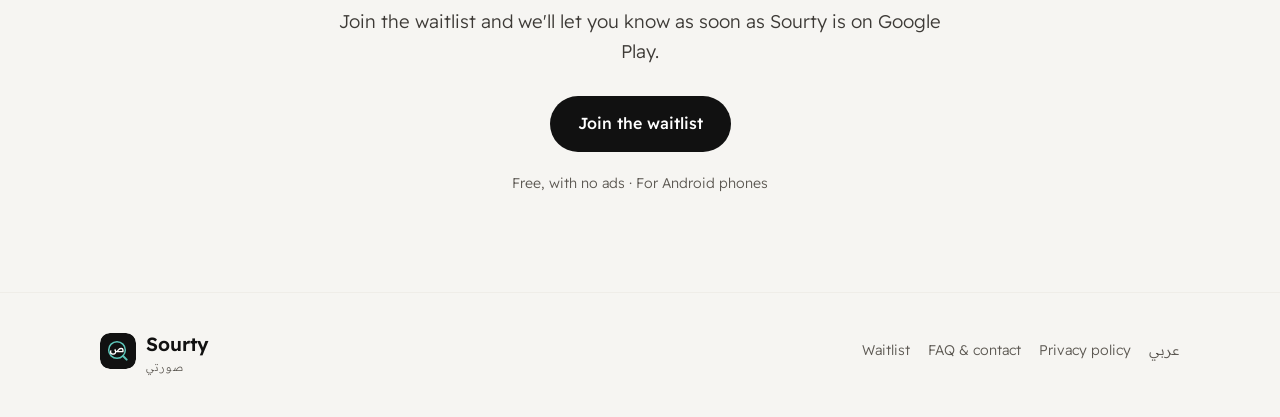
<file: en/index.html>
<!doctype html>
<html lang="en" dir="ltr">
<head>
<meta charset="utf-8">
<meta name="viewport" content="width=device-width, initial-scale=1, viewport-fit=cover">
<title>Sourty — Describe the photo, Sourty finds it</title>
<meta name="description" content="Sourty is an Android app that finds any photo on your phone from a description, in Egyptian Arabic, Modern Standard Arabic or English. It reads the text inside your photos, and it understands them on your phone.">
<link rel="canonical" href="https://sourty-app.github.io/en/">
<link rel="alternate" hreflang="ar" href="https://sourty-app.github.io/">
<link rel="alternate" hreflang="en" href="https://sourty-app.github.io/en/">
<link rel="alternate" hreflang="x-default" href="https://sourty-app.github.io/">
<meta property="og:type" content="website">
<meta property="og:site_name" content="Sourty · صورتي">
<meta property="og:locale" content="en_US">
<meta property="og:locale:alternate" content="ar_EG">
<meta property="og:title" content="Sourty — Describe the photo, Sourty finds it 📸">
<meta property="og:description" content="Type what you remember about a photo, in Arabic or English, and Sourty finds it among thousands of photos on your phone.">
<meta property="og:url" content="https://sourty-app.github.io/en/">
<meta property="og:image" content="https://sourty-app.github.io/assets/img/og-en.png">
<meta property="og:image:width" content="1200">
<meta property="og:image:height" content="630">
<meta property="og:image:alt" content="The Sourty icon and the line: Describe the photo, Sourty finds it">
<meta name="twitter:card" content="summary_large_image">
<meta name="theme-color" content="#F6F5F2" media="(prefers-color-scheme: light)">
<meta name="theme-color" content="#131312" media="(prefers-color-scheme: dark)">
<link rel="icon" href="/assets/img/icon.svg" type="image/svg+xml">
<link rel="icon" href="/assets/img/icon-32.png" sizes="32x32" type="image/png">
<link rel="apple-touch-icon" href="/assets/img/icon-180.png">
<link rel="preload" href="/assets/fonts/ReadexPro-300.ttf" as="font" type="font/ttf" crossorigin>
<link rel="preload" href="/assets/fonts/ReadexPro-600.ttf" as="font" type="font/ttf" crossorigin>
<link rel="stylesheet" href="/assets/css/site.css">
<script>try{var t=localStorage.getItem('theme');if(t)document.documentElement.setAttribute('data-theme',t)}catch(e){}</script>
<script type="application/ld+json">
{"@context":"https://schema.org","@type":"MobileApplication","name":"Sourty (صورتي)","alternateName":"صورتي","operatingSystem":"Android 10+","applicationCategory":"UtilitiesApplication","inLanguage":["ar","en"],"description":"Describe a photo in Arabic or English and Sourty finds it among thousands of photos. Photos are understood on the phone itself.","url":"https://sourty-app.github.io/en/","image":"https://sourty-app.github.io/assets/img/icon-512.png"}
</script>
<script src="/assets/js/site.js" defer></script>
</head>
<body>
<a class="skip" href="#main">Skip to content</a>

<header class="top">
  <div class="wrap">
    <a class="brand" href="/en/" aria-label="Sourty home"><img src="/assets/img/icon.svg" alt="" width="36" height="36"><span><b>Sourty</b><small lang="ar">صورتي</small></span></a>
    <nav class="nav" aria-label="Main">
      <a href="#features">Features</a>
      <a href="/en/privacy/">Privacy</a>
      <a href="/en/faq/">FAQ</a>
    </nav>
    <button class="icon-btn theme" type="button" aria-label="Dark mode">
      <svg class="sun" viewBox="0 0 24 24" fill="none" stroke="currentColor" stroke-width="1.8" stroke-linecap="round" aria-hidden="true"><circle cx="12" cy="12" r="4"/><path d="M12 2v2M12 20v2M4.9 4.9l1.4 1.4M17.7 17.7l1.4 1.4M2 12h2M20 12h2M4.9 19.1l1.4-1.4M17.7 6.3l1.4-1.4"/></svg>
      <svg class="moon" viewBox="0 0 24 24" fill="none" stroke="currentColor" stroke-width="1.8" stroke-linecap="round" stroke-linejoin="round" aria-hidden="true"><path d="M20 14.5A8 8 0 0 1 9.5 4 8 8 0 1 0 20 14.5z"/></svg>
    </button>
    <a class="icon-btn lang" href="/" hreflang="ar" lang="ar">عربي</a>
    <a class="btn small cta-sm" href="/en/waitlist/">Join the waitlist</a>
  </div>
</header>

<main id="main">
  <section class="hero" aria-labelledby="hero-title">
    <div class="wrap">
      <div>
        <span class="eyebrow">An Android app for searching your photos</span>
        <h1 id="hero-title">Describe the photo.<br><em>Sourty finds it.</em></h1>
        <p class="lede">Type what you remember about a photo, in Egyptian Arabic, Modern Standard Arabic or English, and Sourty finds it among the thousands of photos on your phone&nbsp;📸</p>
        <div class="actions">
          <a class="btn" href="/en/waitlist/">Join the waitlist
            <svg class="arrow" viewBox="0 0 24 24" fill="none" stroke="currentColor" stroke-width="2" stroke-linecap="round" stroke-linejoin="round" aria-hidden="true"><path d="M5 12h14M13 6l6 6-6 6"/></svg></a>
          <a class="btn ghost" href="#how">How it works</a>
        </div>
        <p class="fineprint">
          <span><svg viewBox="0 0 24 24" fill="none" stroke="currentColor" stroke-width="2.2" stroke-linecap="round" stroke-linejoin="round" aria-hidden="true"><path d="M5 12.5l4.5 4.5L19 7.5"/></svg>Free, with no ads</span>
          <span><svg viewBox="0 0 24 24" fill="none" stroke="currentColor" stroke-width="2.2" stroke-linecap="round" stroke-linejoin="round" aria-hidden="true"><path d="M5 12.5l4.5 4.5L19 7.5"/></svg>No account, no sign-up</span>
          <span><svg viewBox="0 0 24 24" fill="none" stroke="currentColor" stroke-width="2.2" stroke-linecap="round" stroke-linejoin="round" aria-hidden="true"><path d="M5 12.5l4.5 4.5L19 7.5"/></svg>Android 10 or newer</span>
        </p>
      </div>

      <figure class="demo" data-demo style="margin:0">
        <div class="phone" aria-hidden="true">
          <div class="screen">
            <div class="notch"></div>
            <div class="app-head"><img src="/assets/img/icon.svg" alt="">Sourty</div>
            <div class="searchbar">
              <svg class="mag" viewBox="0 0 24 24" fill="none" stroke="currentColor" stroke-width="2" stroke-linecap="round"><circle cx="11" cy="11" r="7"/><path d="M20 20l-3.5-3.5"/></svg>
              <span class="typed"><span></span></span>
              <span class="go"><svg viewBox="0 0 24 24" fill="none" stroke="currentColor" stroke-width="2" stroke-linecap="round" stroke-linejoin="round"><path d="M5 12h14M13 6l6 6-6 6"/></svg></span>
            </div>
            <div class="found">Found it? 📸 The closest match</div>
            <div class="top-tile">
              <span class="badge">Closest</span>
              <svg class="scene" id="s-bill" data-q="electricity bill" viewBox="0 0 300 276">
                <rect width="300" height="276" fill="#D9D3C7"/>
                <rect x="58" y="22" width="184" height="236" rx="6" fill="#FFFFFF"/>
                <g font-family="Readex Pro, Tahoma, sans-serif">
                  <rect x="80" y="44" width="122" height="26" rx="6" fill="#CFEAE5" stroke="#5CC4B8" stroke-width="2"/>
                  <text x="88" y="62" font-size="14" font-weight="600" fill="#08534D">Electricity bill</text>
                  <rect x="80" y="88" width="140" height="6" rx="3" fill="#E4E0D8"/>
                  <rect x="80" y="104" width="110" height="6" rx="3" fill="#E4E0D8"/>
                  <rect x="80" y="120" width="126" height="6" rx="3" fill="#E4E0D8"/>
                  <line x1="80" y1="146" x2="220" y2="146" stroke="#DEDAD3" stroke-dasharray="4 4"/>
                  <text x="80" y="172" font-size="12" fill="#5C5852">Month: October</text>
                  <text x="80" y="200" font-size="12" fill="#5C5852">Total</text>
                  <text x="220" y="200" font-size="14" font-weight="600" fill="#111111" text-anchor="end">EGP 320</text>
                  <rect x="80" y="220" width="140" height="18" rx="3" fill="#111111" opacity=".85"/>
                  <rect x="86" y="224" width="4" height="10" fill="#FFFFFF"/><rect x="94" y="224" width="2" height="10" fill="#FFFFFF"/><rect x="100" y="224" width="5" height="10" fill="#FFFFFF"/><rect x="110" y="224" width="2" height="10" fill="#FFFFFF"/><rect x="116" y="224" width="4" height="10" fill="#FFFFFF"/>
                </g>
              </svg>
              <svg class="scene" id="s-transfer" data-q="5,000 transfer" viewBox="0 0 300 276">
                <rect width="300" height="276" fill="#BCC9D6"/>
                <rect x="70" y="16" width="160" height="260" rx="18" fill="#FFFFFF"/>
                <circle cx="150" cy="70" r="24" fill="#0B6E66"/>
                <path d="M139 70l8 8 15-16" fill="none" stroke="#FFFFFF" stroke-width="4" stroke-linecap="round" stroke-linejoin="round"/>
                <g font-family="Readex Pro, Tahoma, sans-serif" text-anchor="middle">
                  <text x="150" y="118" font-size="13" font-weight="500" fill="#111111">Transfer sent</text>
                  <rect x="98" y="132" width="104" height="34" rx="8" fill="#CFEAE5" stroke="#5CC4B8" stroke-width="2"/>
                  <text x="150" y="155" font-size="17" font-weight="600" fill="#08534D">EGP 5,000</text>
                </g>
                <rect x="92" y="186" width="116" height="6" rx="3" fill="#E4E0D8"/>
                <rect x="104" y="202" width="92" height="6" rx="3" fill="#E4E0D8"/>
                <rect x="92" y="230" width="116" height="26" rx="13" fill="#111111"/>
              </svg>
              <svg class="scene" id="s-car" data-q="a red car" viewBox="0 0 300 276">
                <rect width="300" height="276" fill="#CFE3EA"/>
                <rect x="40" y="70" width="170" height="130" fill="#E8D9C2"/>
                <path d="M28 76L125 22l97 54z" fill="#B9876A"/>
                <rect x="66" y="100" width="34" height="34" fill="#8FB4C2"/><rect x="150" y="100" width="34" height="34" fill="#8FB4C2"/>
                <rect x="108" y="140" width="34" height="60" fill="#8F6E55"/>
                <rect x="0" y="200" width="300" height="76" fill="#A9A49A"/>
                <rect x="0" y="196" width="300" height="8" fill="#7E8F6E"/>
                <path d="M118 214q6-30 34-32h62q24 2 36 22l22 6q12 4 12 16v14H112v-16q0-8 6-10z" fill="#C2402E"/>
                <path d="M160 190h50q14 1 22 14h-82q2-12 10-14z" fill="#DCEBF0"/>
                <circle cx="150" cy="240" r="15" fill="#222220"/><circle cx="150" cy="240" r="6" fill="#B8B4AD"/>
                <circle cx="248" cy="240" r="15" fill="#222220"/><circle cx="248" cy="240" r="6" fill="#B8B4AD"/>
              </svg>
              <svg class="scene" id="s-sea" data-q="beach sunset" viewBox="0 0 300 276">
                <rect width="300" height="276" fill="#F2C9A8"/>
                <rect width="300" height="90" fill="#E9B79A"/>
                <circle cx="150" cy="150" r="42" fill="#E07B4F"/>
                <rect y="150" width="300" height="80" fill="#5E8BA0"/>
                <rect x="96" y="162" width="108" height="4" rx="2" fill="#E9A07C" opacity=".8"/>
                <rect x="116" y="176" width="68" height="4" rx="2" fill="#E9A07C" opacity=".6"/>
                <rect x="132" y="190" width="36" height="4" rx="2" fill="#E9A07C" opacity=".5"/>
                <path d="M0 228q75-14 150 0t150 0v48H0z" fill="#E8D4B4"/>
              </svg>
              <svg class="scene" id="s-cake" data-q="birthday cake" viewBox="0 0 300 276">
                <rect width="300" height="276" fill="#D9C8DD"/>
                <rect y="212" width="300" height="64" fill="#8E7A96"/>
                <ellipse cx="150" cy="214" rx="96" ry="12" fill="#F4F3F0"/>
                <rect x="78" y="150" width="144" height="62" rx="10" fill="#F2C9A8"/>
                <rect x="78" y="168" width="144" height="10" fill="#E8875B"/>
                <rect x="96" y="112" width="108" height="42" rx="10" fill="#F6E7D8"/>
                <rect x="96" y="126" width="108" height="8" fill="#5CC4B8"/>
                <g fill="#FFFFFF"><rect x="114" y="86" width="7" height="28" rx="3"/><rect x="134" y="80" width="7" height="34" rx="3"/><rect x="159" y="80" width="7" height="34" rx="3"/><rect x="179" y="86" width="7" height="28" rx="3"/></g>
                <g fill="#F2B23E"><ellipse cx="117.5" cy="78" rx="5" ry="8"/><ellipse cx="137.5" cy="72" rx="5" ry="8"/><ellipse cx="162.5" cy="72" rx="5" ry="8"/><ellipse cx="182.5" cy="78" rx="5" ry="8"/></g>
              </svg>
            </div>
            <div class="grid3">
              <i style="--a:#BFD3DB;--b:#6C8C99"></i><i style="--a:#E8CDB5;--b:#B9876A"></i><i style="--a:#CBD5C0;--b:#7E8F6E"></i>
              <i style="--a:#D9C8DD;--b:#8E7A96"></i><i style="--a:#F2C9A8;--b:#5E8BA0"></i><i style="--a:#D6D0C6;--b:#8F877B"></i>
            </div>
          </div>
        </div>
        <figcaption class="demo-note">An illustration of the Sourty search screen</figcaption>
      </figure>
    </div>
  </section>

  <section class="problem" aria-labelledby="problem-title">
    <div class="wrap">
      <span class="kicker">The problem</span>
      <h2 class="h2" id="problem-title">The photo you need is always the one you can't find</h2>
      <p class="sub">Thousands of photos on your phone: screenshots, bills, transfers, official papers, outings and family occasions. When you need one in particular, you scroll and scroll and it's nowhere.</p>
      <div class="pile" aria-label="Photos people look for">
        <span>The installment receipt</span><span>A photo of my ID</span><span>Last month's transfer</span><span>An account number someone sent me</span>
        <span>The internet bill</span><span>A wedding photo from years ago</span><span>The doctor's prescription</span><span>A discount code screenshot</span>
      </div>
    </div>
  </section>

  <section id="how" aria-labelledby="how-title">
    <div class="wrap">
      <span class="kicker">How it works</span>
      <h2 class="h2" id="how-title">Three steps to your photo</h2>
      <ol class="steps">
        <li><h3>Install Sourty and allow access to your photos</h3><p>No account and no sign-up.</p></li>
        <li><h3>Sourty understands your photos on your phone&nbsp;⏳</h3><p>It works in the background while you keep using your phone as usual.</p></li>
        <li><h3>Describe the photo, and Sourty finds it</h3><p>The more you describe, the more precise the results.</p></li>
      </ol>
    </div>
  </section>

  <section class="spot problem" aria-labelledby="read-title">
    <div class="wrap">
      <div>
        <span class="kicker">Its strongest feature</span>
        <h2 class="h2" id="read-title">It reads the text inside your photos</h2>
        <p class="sub">Bills, transfers, screenshots, official papers, street signs. Sourty reads the Arabic and English text in them, so you can search for a word or a number that was written in the photo.</p>
        <ul class="ticks">
          <li><svg viewBox="0 0 24 24" fill="none" stroke="currentColor" stroke-width="2.2" stroke-linecap="round" stroke-linejoin="round" aria-hidden="true"><path d="M5 12.5l4.5 4.5L19 7.5"/></svg><span>Arabic and English in the same photo.</span></li>
          <li><svg viewBox="0 0 24 24" fill="none" stroke="currentColor" stroke-width="2.2" stroke-linecap="round" stroke-linejoin="round" aria-hidden="true"><path d="M5 12.5l4.5 4.5L19 7.5"/></svg><span>Arabic and Western digits match: «<span lang="ar">٥٠٠</span>» finds «500».</span></li>
          <li><svg viewBox="0 0 24 24" fill="none" stroke="currentColor" stroke-width="2.2" stroke-linecap="round" stroke-linejoin="round" aria-hidden="true"><path d="M5 12.5l4.5 4.5L19 7.5"/></svg><span>Small spelling differences in Arabic are fine.</span></li>
        </ul>
      </div>
      <div class="receipt-card" aria-hidden="true">
        <div class="q"><svg viewBox="0 0 24 24" fill="none" stroke="currentColor" stroke-width="2" stroke-linecap="round"><circle cx="11" cy="11" r="7"/><path d="M20 20l-3.5-3.5"/></svg>receipt 320</div>
        <div class="paper">
          <div class="ttl">Payment <span class="hl">receipt</span></div>
          <div class="row"><span>Date</span><span>12 / 10</span></div>
          <div class="row"><span>Service</span><span>Electricity</span></div>
          <div class="row"><span>Reference</span><span>48213</span></div>
          <div class="row"><strong>Amount</strong><strong>EGP <span class="hl">320</span></strong></div>
        </div>
      </div>
    </div>
  </section>

  <section aria-labelledby="ex-title">
    <div class="wrap">
      <span class="kicker">Try saying</span>
      <h2 class="h2" id="ex-title">Search the way you talk</h2>
      <p class="sub">In Egyptian Arabic, Modern Standard Arabic or English. Remember more details? Add them.</p>
      <div class="examples">
        <div class="ex"><svg viewBox="0 0 24 24" fill="none" stroke="currentColor" stroke-width="2" stroke-linecap="round" aria-hidden="true"><circle cx="11" cy="11" r="7"/><path d="M20 20l-3.5-3.5"/></svg><div><b>last month's electricity bill</b><small>Text inside the photo + a date</small></div></div>
        <div class="ex"><svg viewBox="0 0 24 24" fill="none" stroke="currentColor" stroke-width="2" stroke-linecap="round" aria-hidden="true"><circle cx="11" cy="11" r="7"/><path d="M20 20l-3.5-3.5"/></svg><div><b>screenshot of a 500 pound transfer</b><small>A number written in a screenshot</small></div></div>
        <div class="ex"><svg viewBox="0 0 24 24" fill="none" stroke="currentColor" stroke-width="2" stroke-linecap="round" aria-hidden="true"><circle cx="11" cy="11" r="7"/><path d="M20 20l-3.5-3.5"/></svg><div><b>us dancing at the wedding</b><small>What's happening in the photo</small></div></div>
        <div class="ex"><svg viewBox="0 0 24 24" fill="none" stroke="currentColor" stroke-width="2" stroke-linecap="round" aria-hidden="true"><circle cx="11" cy="11" r="7"/><path d="M20 20l-3.5-3.5"/></svg><div><b>a red car in front of the house</b><small>Things, colors and places</small></div></div>
        <div class="ex"><svg viewBox="0 0 24 24" fill="none" stroke="currentColor" stroke-width="2" stroke-linecap="round" aria-hidden="true"><circle cx="11" cy="11" r="7"/><path d="M20 20l-3.5-3.5"/></svg><div><b>a photo of my ID card</b><small>Papers and documents</small></div></div>
        <div class="ex"><svg viewBox="0 0 24 24" fill="none" stroke="currentColor" stroke-width="2" stroke-linecap="round" aria-hidden="true"><circle cx="11" cy="11" r="7"/><path d="M20 20l-3.5-3.5"/></svg><div><b>a sunset on the beach</b><small>Scenes and moments</small></div></div>
      </div>
    </div>
  </section>

  <section id="features" class="problem" aria-labelledby="feat-title">
    <div class="wrap">
      <span class="kicker">Features</span>
      <h2 class="h2" id="feat-title">Everything you need to find your photo</h2>
      <div class="feats">
        <div class="feat"><div class="ic"><svg viewBox="0 0 24 24" fill="none" stroke="currentColor" stroke-width="1.8" stroke-linecap="round" stroke-linejoin="round" aria-hidden="true"><path d="M4 5h16v11H8l-4 4z"/><path d="M8 9h8M8 12h5"/></svg></div><h3>Understands how you talk</h3><p>Egyptian Arabic, Modern Standard Arabic or English. No special keywords needed.</p></div>
        <div class="feat"><div class="ic"><svg viewBox="0 0 24 24" fill="none" stroke="currentColor" stroke-width="1.8" stroke-linecap="round" stroke-linejoin="round" aria-hidden="true"><path d="M4 4h16v16H4z"/><path d="M8 9h8M8 13h8M8 17h5"/></svg></div><h3>Reads the text in your photos</h3><p>Bills, transfers, documents and screenshots. Search by a word or number written in them.</p></div>
        <div class="feat"><div class="ic"><svg viewBox="0 0 24 24" fill="none" stroke="currentColor" stroke-width="1.8" stroke-linecap="round" stroke-linejoin="round" aria-hidden="true"><rect x="3" y="3" width="8" height="8" rx="2"/><rect x="13" y="13" width="8" height="8" rx="2"/><path d="M13 7h4a2 2 0 0 1 2 2v1M11 17H7a2 2 0 0 1-2-2v-1"/></svg></div><h3>Similar photos</h3><p>Found one that's close? Open it and see the photos that look like it, in one tap.</p></div>
        <div class="feat"><div class="ic"><svg viewBox="0 0 24 24" fill="none" stroke="currentColor" stroke-width="1.8" stroke-linecap="round" stroke-linejoin="round" aria-hidden="true"><rect x="3" y="5" width="18" height="16" rx="3"/><path d="M3 10h18M8 3v4M16 3v4"/></svg></div><h3>Understands dates</h3><p>“yesterday's transfer” or “last month's photos”, or narrow the results with filters.</p></div>
        <div class="feat"><div class="ic"><svg viewBox="0 0 24 24" fill="none" stroke="currentColor" stroke-width="1.8" stroke-linecap="round" stroke-linejoin="round" aria-hidden="true"><path d="M12 3a9 9 0 1 0 9 9"/><path d="M12 7v5l3 2"/></svg></div><h3>Keeps up with new photos</h3><p>Every new photo gets ready for search in the background, without you doing anything.</p></div>
        <div class="feat"><div class="ic"><svg viewBox="0 0 24 24" fill="none" stroke="currentColor" stroke-width="1.8" stroke-linecap="round" stroke-linejoin="round" aria-hidden="true"><circle cx="12" cy="12" r="9"/><path d="M12 3v18M12 3a9 9 0 0 1 0 18"/></svg></div><h3>Light and dark</h3><p>Follows your phone's look, or pick the one that's easier on your eyes.</p></div>
      </div>
    </div>
  </section>

  <section class="band" id="privacy" aria-labelledby="priv-title">
    <div class="wrap">
      <div>
        <img class="lens-big" src="/assets/img/icon.svg" alt="" width="120" height="120">
        <span class="kicker">Privacy</span>
        <h2 class="h2" id="priv-title">Your photos are for your eyes&nbsp;🔒</h2>
        <p class="sub">Sourty is made to find your photos, not to take them.</p>
        <a class="more" href="/en/privacy/">Read the privacy policy</a>
      </div>
      <ul class="promises">
        <li><svg viewBox="0 0 24 24" fill="none" stroke="currentColor" stroke-width="2" stroke-linecap="round" stroke-linejoin="round" aria-hidden="true"><rect x="6" y="2" width="12" height="20" rx="3"/><path d="M11 18h2"/></svg><span>All photo understanding happens on your phone. Your photos never leave it.</span></li>
        <li><svg viewBox="0 0 24 24" fill="none" stroke="currentColor" stroke-width="2" stroke-linecap="round" stroke-linejoin="round" aria-hidden="true"><circle cx="12" cy="8" r="4"/><path d="M4 21a8 8 0 0 1 16 0"/><path d="M3 3l18 18"/></svg><span>No account and no sign-up. It doesn't need your name or number.</span></li>
        <li><svg viewBox="0 0 24 24" fill="none" stroke="currentColor" stroke-width="2" stroke-linecap="round" stroke-linejoin="round" aria-hidden="true"><path d="M12 3l8 3v6c0 4.5-3.4 8.3-8 9-4.6-.7-8-4.5-8-9V6z"/><path d="M9 12l2 2 4-4"/></svg><span>It won't delete or change anything without your permission.</span></li>
      </ul>
    </div>
  </section>

  <section class="final" aria-labelledby="final-title">
    <div class="wrap narrow">
      <h2 class="h2" id="final-title">Want to try it when it's out?&nbsp;✨</h2>
      <p class="sub">Join the waitlist and we'll let you know as soon as Sourty is on Google Play.</p>
      <div class="actions"><a class="btn" href="/en/waitlist/">Join the waitlist</a></div>
      <p class="free-tag">Free, with no ads · For Android phones</p>
    </div>
  </section>
</main>

<footer>
  <div class="wrap">
    <a class="brand" href="/en/"><img src="/assets/img/icon.svg" alt="" width="36" height="36"><span><b>Sourty</b><small lang="ar">صورتي</small></span></a>
    <nav aria-label="More links">
      <a href="/en/waitlist/">Waitlist</a>
      <a href="/en/faq/">FAQ &amp; contact</a>
      <a href="/en/privacy/">Privacy policy</a>
      <a href="/" hreflang="ar" lang="ar">عربي</a>
    </nav>
  </div>
</footer>
</body>
</html>
</file>
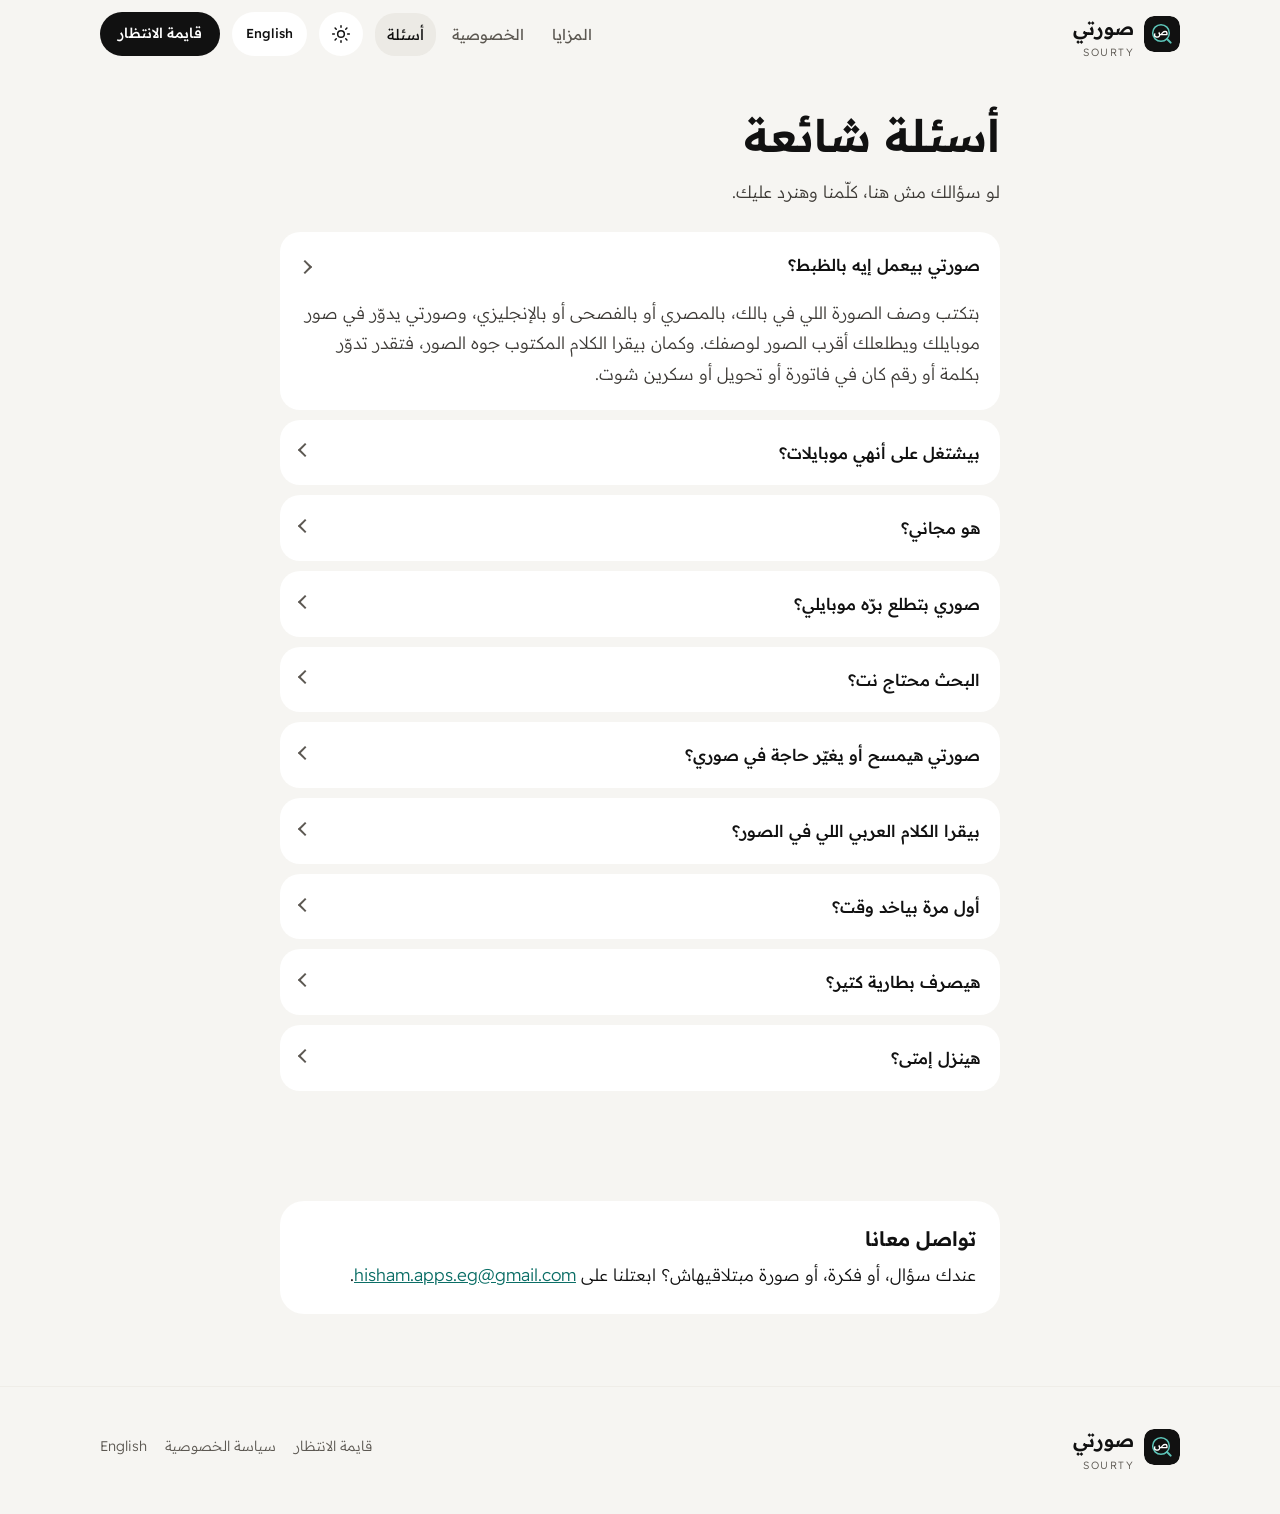
<file: faq/index.html>
<!doctype html>
<html lang="ar" dir="rtl">
<head>
<meta charset="utf-8">
<meta name="viewport" content="width=device-width, initial-scale=1, viewport-fit=cover">
<title>أسئلة شائعة وتواصل — صورتي</title>
<meta name="description" content="إجابات عن أكتر الأسئلة عن صورتي: بيشتغل على أنهي موبايلات، مجاني ولا لأ، صورك بتطلع برّه الموبايل ولا لأ، وإزاي تكلّمنا.">
<link rel="canonical" href="https://sourty-app.github.io/faq/">
<link rel="alternate" hreflang="ar" href="https://sourty-app.github.io/faq/">
<link rel="alternate" hreflang="en" href="https://sourty-app.github.io/en/faq/">
<link rel="alternate" hreflang="x-default" href="https://sourty-app.github.io/faq/">
<meta property="og:type" content="website">
<meta property="og:site_name" content="صورتي · Sourty">
<meta property="og:title" content="أسئلة شائعة — صورتي">
<meta property="og:description" content="كل اللي محتاج تعرفه عن صورتي قبل ما ينزل.">
<meta property="og:url" content="https://sourty-app.github.io/faq/">
<meta property="og:image" content="https://sourty-app.github.io/assets/img/og-ar.png">
<meta name="twitter:card" content="summary_large_image">
<meta name="theme-color" content="#F6F5F2" media="(prefers-color-scheme: light)">
<meta name="theme-color" content="#131312" media="(prefers-color-scheme: dark)">
<link rel="icon" href="/assets/img/icon.svg" type="image/svg+xml">
<link rel="icon" href="/assets/img/icon-32.png" sizes="32x32" type="image/png">
<link rel="apple-touch-icon" href="/assets/img/icon-180.png">
<link rel="stylesheet" href="/assets/css/site.css">
<script>try{var t=localStorage.getItem('theme');if(t)document.documentElement.setAttribute('data-theme',t)}catch(e){}</script>
<script src="/assets/js/site.js" defer></script>
</head>
<body>
<a class="skip" href="#main">روح للمحتوى</a>
<header class="top">
  <div class="wrap">
    <a class="brand" href="/" aria-label="صورتي، الرئيسية"><img src="/assets/img/icon.svg" alt="" width="36" height="36"><span><b>صورتي</b><small>SOURTY</small></span></a>
    <nav class="nav" aria-label="القايمة">
      <a href="/#features">المزايا</a>
      <a href="/privacy/">الخصوصية</a>
      <a href="/faq/" aria-current="page">أسئلة</a>
    </nav>
    <button class="icon-btn theme" type="button" aria-label="الشكل الغامق">
      <svg class="sun" viewBox="0 0 24 24" fill="none" stroke="currentColor" stroke-width="1.8" stroke-linecap="round" aria-hidden="true"><circle cx="12" cy="12" r="4"/><path d="M12 2v2M12 20v2M4.9 4.9l1.4 1.4M17.7 17.7l1.4 1.4M2 12h2M20 12h2M4.9 19.1l1.4-1.4M17.7 6.3l1.4-1.4"/></svg>
      <svg class="moon" viewBox="0 0 24 24" fill="none" stroke="currentColor" stroke-width="1.8" stroke-linecap="round" stroke-linejoin="round" aria-hidden="true"><path d="M20 14.5A8 8 0 0 1 9.5 4 8 8 0 1 0 20 14.5z"/></svg>
    </button>
    <a class="icon-btn lang" href="/en/faq/" hreflang="en" lang="en">English</a>
    <a class="btn small cta-sm" href="/waitlist/">قايمة الانتظار</a>
  </div>
</header>

<main id="main">
  <div class="wrap narrow">
    <div class="page-head">
      <h1>أسئلة شائعة</h1>
      <p>لو سؤالك مش هنا، كلّمنا وهنرد عليك.</p>
    </div>
    <div class="faq">
      <details open><summary>صورتي بيعمل إيه بالظبط؟</summary><div>بتكتب وصف الصورة اللي في بالك، بالمصري أو بالفصحى أو بالإنجليزي، وصورتي يدوّر في صور موبايلك ويطلعلك أقرب الصور لوصفك. وكمان بيقرا الكلام المكتوب جوه الصور، فتقدر تدوّر بكلمة أو رقم كان في فاتورة أو تحويل أو سكرين شوت.</div></details>
      <details><summary>بيشتغل على أنهي موبايلات؟</summary><div>موبايلات أندرويد، من أندرويد ١٠ أو أحدث. مفيش نسخة آيفون دلوقتي.</div></details>
      <details><summary>هو مجاني؟</summary><div>أيوه، صورتي مجاني ومن غير إعلانات.</div></details>
      <details><summary>صوري بتطلع برّه موبايلي؟</summary><div>لأ. فهم الصور كله بيحصل جوه موبايلك، وصورك عمرها ما بتطلع منه. ومفيش حساب ولا تسجيل. التفاصيل كلها في <a href="/privacy/">سياسة الخصوصية</a>.</div></details>
      <details><summary>البحث محتاج نت؟</summary><div>لأ، صورتي بيجهّز صورك ويدوّر فيها جوه موبايلك من غير نت، ومش بيصرف من باقتك.</div></details>
      <details><summary>صورتي هيمسح أو يغيّر حاجة في صوري؟</summary><div>صورتي مش هيمسح أو يعدّل أي حاجة من غير إذنك.</div></details>
      <details><summary>بيقرا الكلام العربي اللي في الصور؟</summary><div>أيوه، بيقرا العربي والإنجليزي، والأرقام العربي والإنجليزي. ومش لازم تكتب الكلمة بالظبط زي ما هي مكتوبة: «فاتوره» زي «فاتورة».</div></details>
      <details><summary>أول مرة بياخد وقت؟</summary><div>أيوه، أول ما تسطّبه، صورتي محتاج يجهّز صورك، والوقت بيفرق حسب عدد صورك ونوع موبايلك. بيشتغل في الخلفية وإنت مكمّل استخدام موبايلك عادي، وتقدر تبدأ تدوّر في الصور اللي اتجهّزت. وبعد كده، كل صورة جديدة بتتجهّز لوحدها.</div></details>
      <details><summary>هيصرف بطارية كتير؟</summary><div>وهو بيجهّز صورك أول مرة، بيشتغل بهدوء لو الموبايل مش على الشاحن، وأسرع لما يكون على الشاحن. ولو البطارية قلّت أوي أو وضع توفير البطارية اشتغل، بيوقف ويكمّل لما تشحن.</div></details>
      <details><summary>هينزل إمتى؟</summary><div>لسه بنجهّزه. <a href="/waitlist/">سجّل في قايمة الانتظار</a>، ونبلّغك أول ما ينزل على جوجل بلاي.</div></details>
    </div>

    <div class="contact-card" id="contact">
      <h2>تواصل معانا</h2>
      <p>عندك سؤال، أو فكرة، أو صورة مبتلاقيهاش؟ ابعتلنا على <a href="mailto:hisham.apps.eg@gmail.com" dir="ltr">hisham.apps.eg@gmail.com</a>.</p>
    </div>
    <div style="height:72px"></div>
  </div>
</main>

<footer>
  <div class="wrap">
    <a class="brand" href="/"><img src="/assets/img/icon.svg" alt="" width="36" height="36"><span><b>صورتي</b><small>SOURTY</small></span></a>
    <nav aria-label="روابط تانية">
      <a href="/waitlist/">قايمة الانتظار</a>
      <a href="/privacy/">سياسة الخصوصية</a>
      <a href="/en/faq/" hreflang="en" lang="en">English</a>
    </nav>
  </div>
</footer>
</body>
</html>
</file>
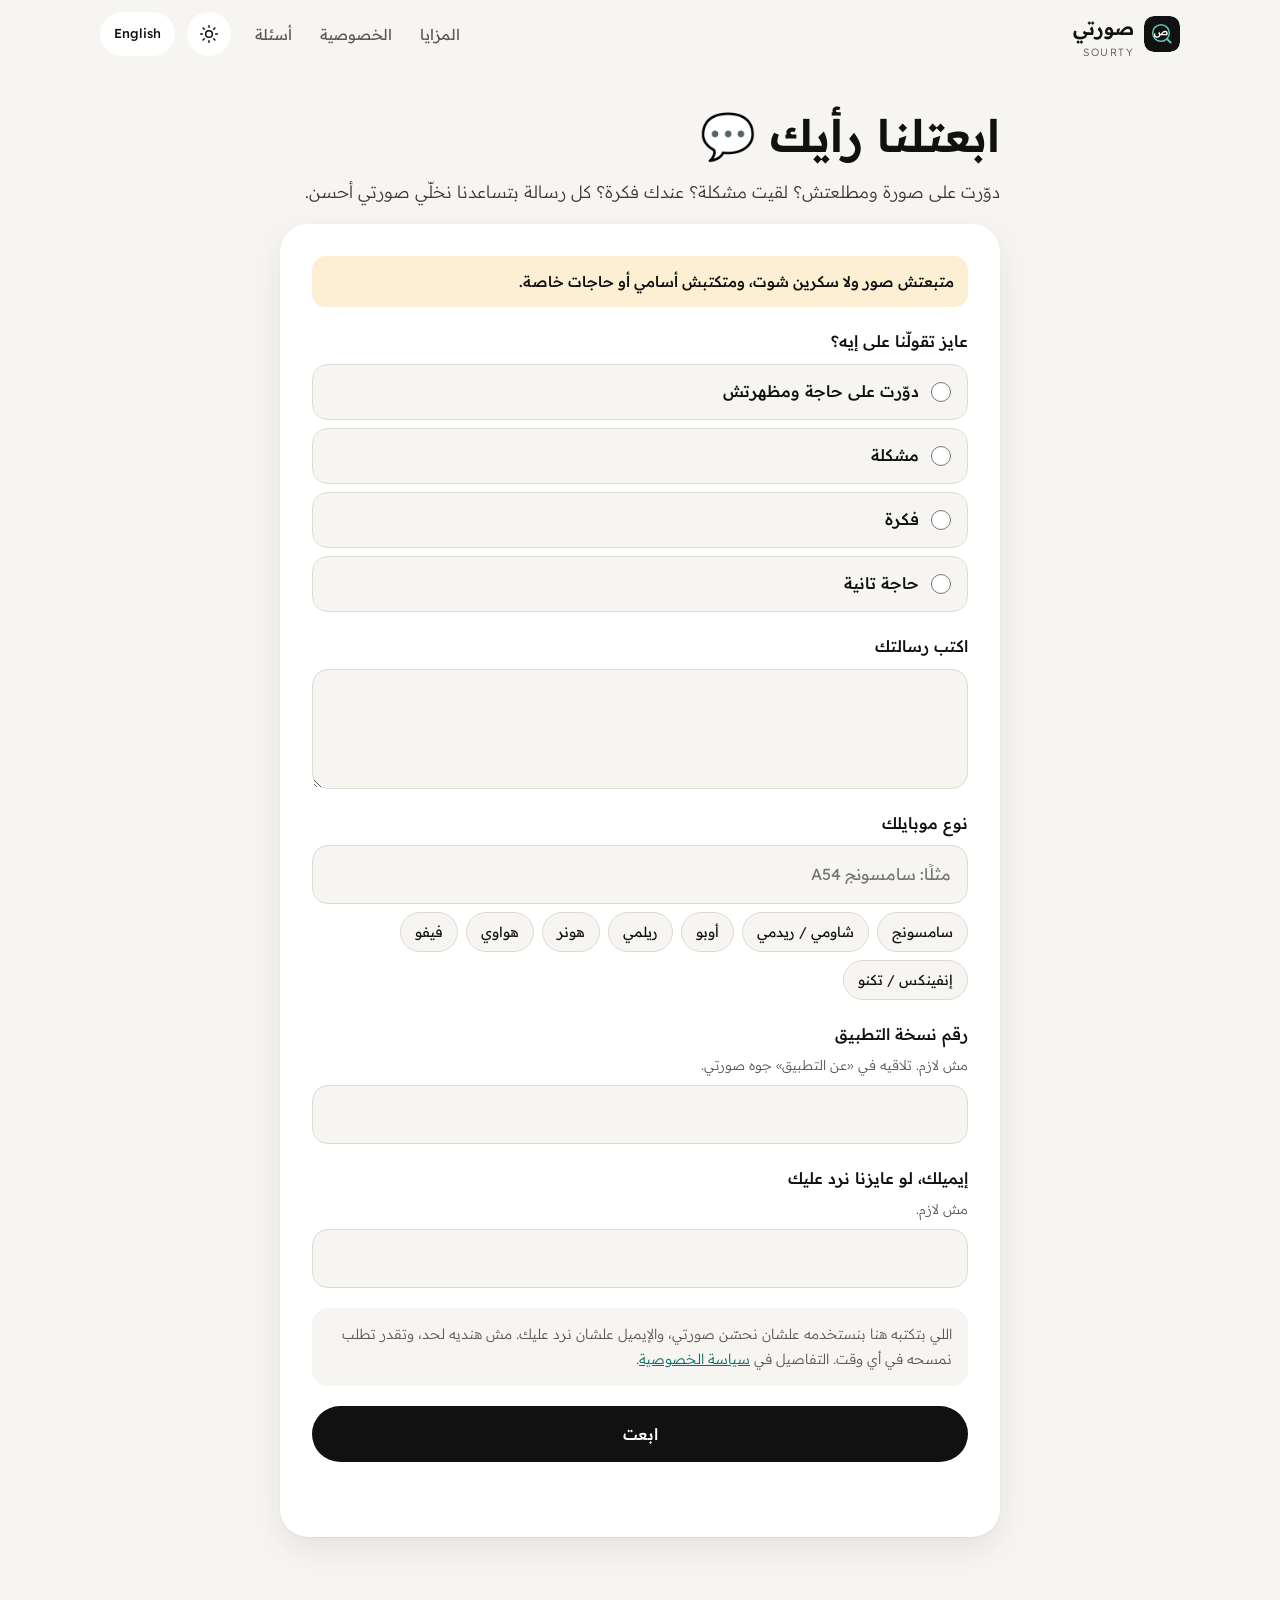
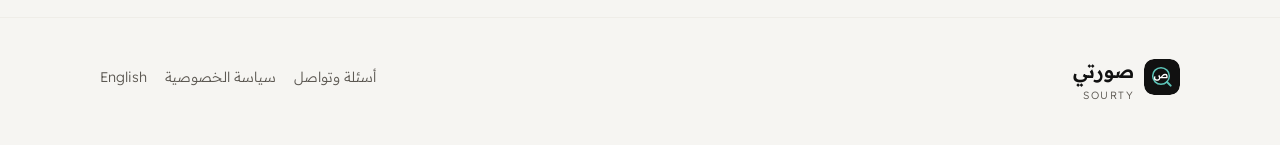
<file: feedback/index.html>
<!doctype html>
<html lang="ar" dir="rtl">
<head>
<meta charset="utf-8">
<meta name="viewport" content="width=device-width, initial-scale=1, viewport-fit=cover">
<title>ابعتلنا رأيك — صورتي</title>
<meta name="description" content="قولّنا على بحث مطلعش، أو مشكلة، أو فكرة لصورتي.">
<link rel="canonical" href="https://sourty-app.github.io/feedback/">
<link rel="alternate" hreflang="ar" href="https://sourty-app.github.io/feedback/">
<link rel="alternate" hreflang="en" href="https://sourty-app.github.io/en/feedback/">
<link rel="alternate" hreflang="x-default" href="https://sourty-app.github.io/feedback/">
<meta property="og:type" content="website">
<meta property="og:site_name" content="صورتي · Sourty">
<meta property="og:title" content="ابعتلنا رأيك في صورتي 💬">
<meta property="og:description" content="قولّنا على بحث مطلعش، أو مشكلة، أو فكرة.">
<meta property="og:url" content="https://sourty-app.github.io/feedback/">
<meta property="og:image" content="https://sourty-app.github.io/assets/img/og-ar.png">
<meta name="twitter:card" content="summary_large_image">
<meta name="theme-color" content="#F6F5F2" media="(prefers-color-scheme: light)">
<meta name="theme-color" content="#131312" media="(prefers-color-scheme: dark)">
<link rel="icon" href="/assets/img/icon.svg" type="image/svg+xml">
<link rel="icon" href="/assets/img/icon-32.png" sizes="32x32" type="image/png">
<link rel="apple-touch-icon" href="/assets/img/icon-180.png">
<link rel="stylesheet" href="/assets/css/site.css">
<script>try{var t=localStorage.getItem('theme');if(t)document.documentElement.setAttribute('data-theme',t)}catch(e){}</script>
<script src="/assets/js/site.js" defer></script>
</head>
<body>
<a class="skip" href="#main">روح للمحتوى</a>
<header class="top">
  <div class="wrap">
    <a class="brand" href="/" aria-label="صورتي، الرئيسية"><img src="/assets/img/icon.svg" alt="" width="36" height="36"><span><b>صورتي</b><small>SOURTY</small></span></a>
    <nav class="nav" aria-label="القايمة">
      <a href="/#features">المزايا</a>
      <a href="/privacy/">الخصوصية</a>
      <a href="/faq/">أسئلة</a>
    </nav>
    <button class="icon-btn theme" type="button" aria-label="الشكل الغامق">
      <svg class="sun" viewBox="0 0 24 24" fill="none" stroke="currentColor" stroke-width="1.8" stroke-linecap="round" aria-hidden="true"><circle cx="12" cy="12" r="4"/><path d="M12 2v2M12 20v2M4.9 4.9l1.4 1.4M17.7 17.7l1.4 1.4M2 12h2M20 12h2M4.9 19.1l1.4-1.4M17.7 6.3l1.4-1.4"/></svg>
      <svg class="moon" viewBox="0 0 24 24" fill="none" stroke="currentColor" stroke-width="1.8" stroke-linecap="round" stroke-linejoin="round" aria-hidden="true"><path d="M20 14.5A8 8 0 0 1 9.5 4 8 8 0 1 0 20 14.5z"/></svg>
    </button>
    <a class="icon-btn lang" href="/en/feedback/" hreflang="en" lang="en">English</a>
  </div>
</header>

<main id="main">
  <div class="wrap narrow">
    <div class="page-head">
      <h1>ابعتلنا رأيك&nbsp;💬</h1>
      <p>دوّرت على صورة ومطلعتش؟ لقيت مشكلة؟ عندك فكرة؟ كل رسالة بتساعدنا نخلّي صورتي أحسن.</p>
    </div>

    <div class="form-wrap">
      <form class="form" data-feedback data-endpoint="https://script.google.com/macros/s/AKfycbyCx4sYYJ8Oi8bRlQgfupOWc4MKRLBI8ZF2JYwPU7FBeu-rVr9c0QcF_ZVKI650qOsP/exec" novalidate>
        <p class="warn-note"><strong>متبعتش صور ولا سكرين شوت، ومتكتبش أسامي أو حاجات خاصة.</strong></p>
        <fieldset class="field choice" aria-describedby="kind-err">
          <legend>عايز تقولّنا على إيه؟</legend>
          <label class="opt"><input type="radio" name="kind" value="search"><span><b>دوّرت على حاجة ومظهرتش</b></span></label>
          <label class="opt"><input type="radio" name="kind" value="problem"><span><b>مشكلة</b></span></label>
          <label class="opt"><input type="radio" name="kind" value="idea"><span><b>فكرة</b></span></label>
          <label class="opt"><input type="radio" name="kind" value="other"><span><b>حاجة تانية</b></span></label>
          <p class="err" id="kind-err">اختار نوع الرسالة.</p>
        </fieldset>
        <div class="field only-search">
          <label for="query">كتبت إيه في البحث بالظبط؟</label>
          <input id="query" name="query" type="text" maxlength="200" placeholder="مثلًا: فاتورة الكهربا" aria-describedby="query-err">
          <p class="err" id="query-err">اكتب الكلام اللي دوّرت بيه.</p>
        </div>
        <div class="field only-search">
          <label for="expected">كنت متوقّع يطلع إيه؟</label>
          <textarea id="expected" name="expected" maxlength="500" placeholder="مثلًا: سكرين شوت للفاتورة، كان فيها المبلغ والتاريخ" aria-describedby="expected-err"></textarea>
          <p class="err" id="expected-err">اوصف الصورة اللي كنت مستنيها، من غير أسامي.</p>
        </div>
        <div class="field only-msg">
          <label for="message">اكتب رسالتك</label>
          <textarea id="message" name="message" maxlength="1000" aria-describedby="message-err"></textarea>
          <p class="err" id="message-err">اكتب رسالتك.</p>
        </div>
        <div class="field">
          <label for="phone">نوع موبايلك</label>
          <input id="phone" name="phone" type="text" maxlength="80" required placeholder="مثلًا: سامسونج A54" aria-describedby="phone-err">
          <div class="chips" aria-label="اختيارات سريعة">
            <button type="button" data-pick="سامسونج">سامسونج</button>
            <button type="button" data-pick="شاومي / ريدمي">شاومي / ريدمي</button>
            <button type="button" data-pick="أوبو">أوبو</button>
            <button type="button" data-pick="ريلمي">ريلمي</button>
            <button type="button" data-pick="هونر">هونر</button>
            <button type="button" data-pick="هواوي">هواوي</button>
            <button type="button" data-pick="فيفو">فيفو</button>
            <button type="button" data-pick="إنفينكس / تكنو">إنفينكس / تكنو</button>
          </div>
          <p class="err" id="phone-err">اكتب نوع موبايلك، أو اختار من اللي فوق.</p>
        </div>
        <div class="field">
          <label for="version">رقم نسخة التطبيق</label>
          <p class="hint" id="version-hint">مش لازم. تلاقيه في «عن التطبيق» جوه صورتي.</p>
          <input id="version" name="version" type="text" dir="ltr" maxlength="40" inputmode="decimal" aria-describedby="version-hint">
        </div>
        <div class="field">
          <label for="email">إيميلك، لو عايزنا نرد عليك</label>
          <p class="hint" id="email-hint">مش لازم.</p>
          <input id="email" name="email" type="email" dir="ltr" autocomplete="email" maxlength="120" aria-describedby="email-hint email-err">
          <p class="err" id="email-err">الإيميل ده مش مظبوط. صلّحه أو سيب الخانة فاضية.</p>
        </div>
        <div class="hp" aria-hidden="true"><label for="website">سيب الخانة دي فاضية</label><input id="website" name="website" type="text" tabindex="-1" autocomplete="off"></div>
        <p class="consent">اللي بتكتبه هنا بنستخدمه علشان نحسّن صورتي، والإيميل علشان نرد عليك. مش هنديه لحد، وتقدر تطلب نمسحه في أي وقت. التفاصيل في <a href="/privacy/#website">سياسة الخصوصية</a>.</p>
        <button class="btn" type="submit">ابعت</button>
        <p class="form-status" role="status" aria-live="polite"></p>
      </form>
      <div class="thanks" role="status">
        <h2 tabindex="-1">وصلتنا، شكرًا ليك&nbsp;🙏</h2>
        <p>هنقراها ونستخدمها علشان نخلّي صورتي أحسن.</p>
        <p style="margin-top:20px"><a href="/feedback/">ابعت رسالة تانية</a></p>
      </div>
    </div>
  </div>
</main>

<footer>
  <div class="wrap">
    <a class="brand" href="/"><img src="/assets/img/icon.svg" alt="" width="36" height="36"><span><b>صورتي</b><small>SOURTY</small></span></a>
    <nav aria-label="روابط تانية">
      <a href="/faq/">أسئلة وتواصل</a>
      <a href="/privacy/">سياسة الخصوصية</a>
      <a href="/en/feedback/" hreflang="en" lang="en">English</a>
    </nav>
  </div>
</footer>
</body>
</html>
</file>
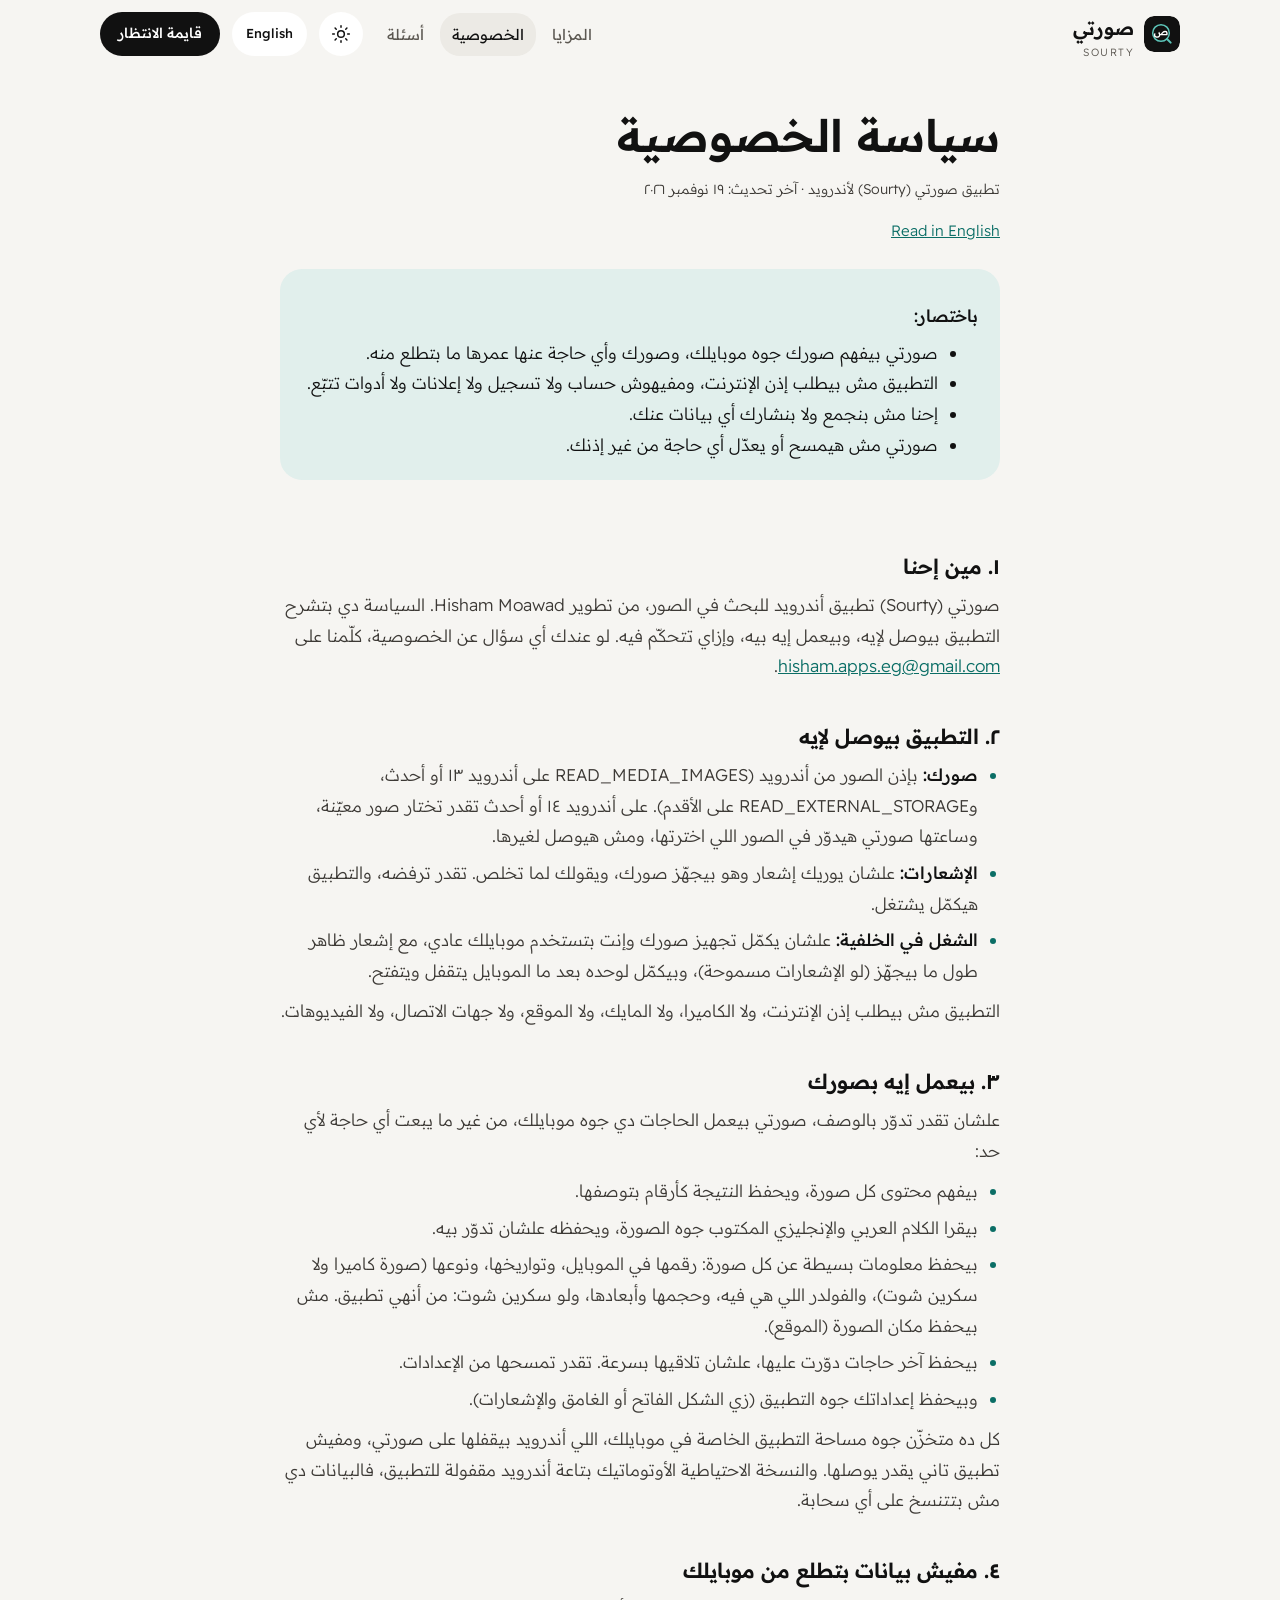
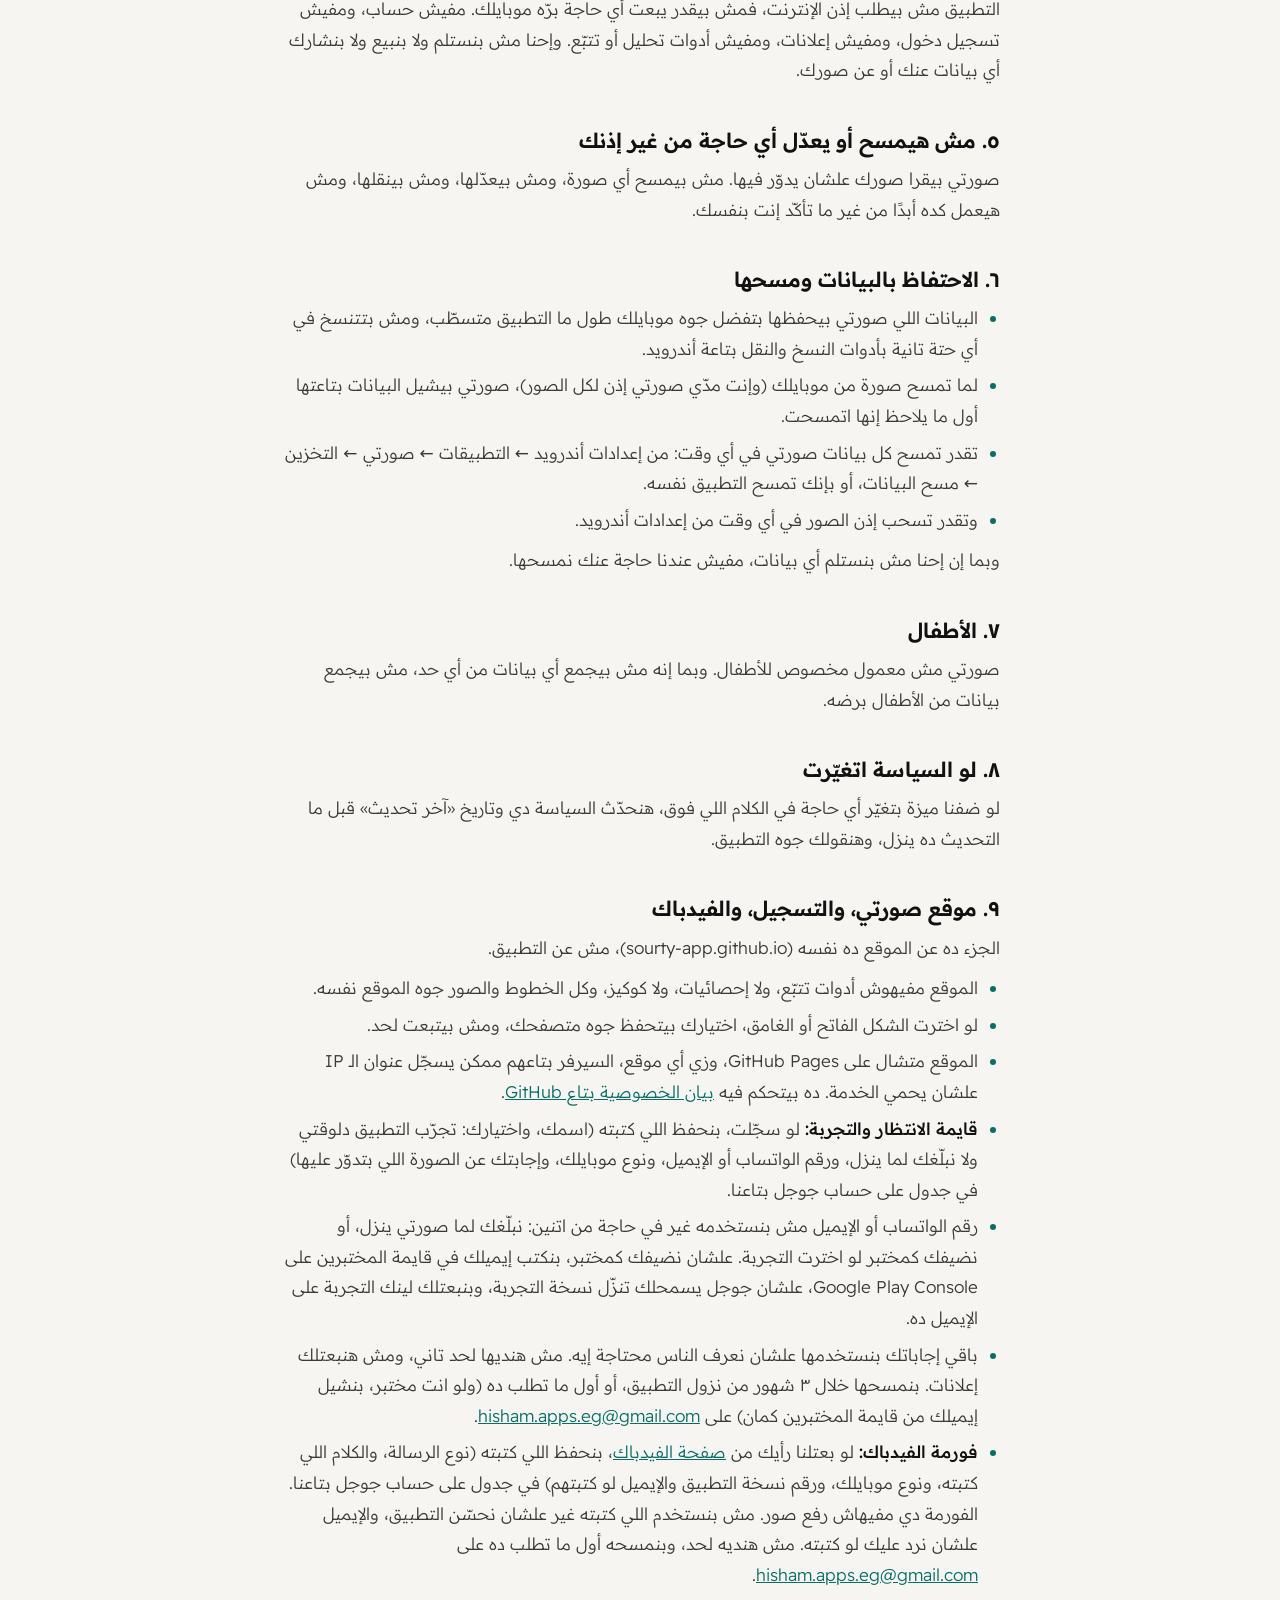
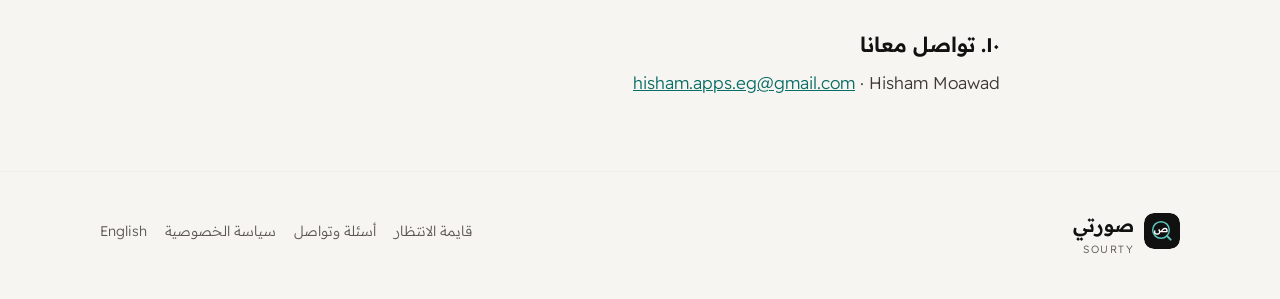
<file: privacy/index.html>
<!doctype html>
<html lang="ar" dir="rtl">
<head>
<meta charset="utf-8">
<meta name="viewport" content="width=device-width, initial-scale=1, viewport-fit=cover">
<title>سياسة الخصوصية — صورتي</title>
<meta name="description" content="سياسة الخصوصية لتطبيق صورتي (Sourty): فهم الصور كله جوه موبايلك، مفيش حساب، ومفيش بيانات بتطلع من الموبايل.">
<link rel="canonical" href="https://sourty-app.github.io/privacy/">
<link rel="alternate" hreflang="ar" href="https://sourty-app.github.io/privacy/">
<link rel="alternate" hreflang="en" href="https://sourty-app.github.io/en/privacy/">
<link rel="alternate" hreflang="x-default" href="https://sourty-app.github.io/privacy/">
<meta property="og:type" content="article">
<meta property="og:site_name" content="صورتي · Sourty">
<meta property="og:title" content="سياسة الخصوصية — صورتي">
<meta property="og:description" content="فهم الصور كله جوه موبايلك، ومفيش بيانات بتطلع منه.">
<meta property="og:url" content="https://sourty-app.github.io/privacy/">
<meta property="og:image" content="https://sourty-app.github.io/assets/img/og-ar.png">
<meta name="twitter:card" content="summary_large_image">
<meta name="theme-color" content="#F6F5F2" media="(prefers-color-scheme: light)">
<meta name="theme-color" content="#131312" media="(prefers-color-scheme: dark)">
<link rel="icon" href="/assets/img/icon.svg" type="image/svg+xml">
<link rel="icon" href="/assets/img/icon-32.png" sizes="32x32" type="image/png">
<link rel="apple-touch-icon" href="/assets/img/icon-180.png">
<link rel="stylesheet" href="/assets/css/site.css">
<script>try{var t=localStorage.getItem('theme');if(t)document.documentElement.setAttribute('data-theme',t)}catch(e){}</script>
<script src="/assets/js/site.js" defer></script>
</head>
<body>
<a class="skip" href="#main">روح للمحتوى</a>
<header class="top">
  <div class="wrap">
    <a class="brand" href="/" aria-label="صورتي، الرئيسية"><img src="/assets/img/icon.svg" alt="" width="36" height="36"><span><b>صورتي</b><small>SOURTY</small></span></a>
    <nav class="nav" aria-label="القايمة">
      <a href="/#features">المزايا</a>
      <a href="/privacy/" aria-current="page">الخصوصية</a>
      <a href="/faq/">أسئلة</a>
    </nav>
    <button class="icon-btn theme" type="button" aria-label="الشكل الغامق">
      <svg class="sun" viewBox="0 0 24 24" fill="none" stroke="currentColor" stroke-width="1.8" stroke-linecap="round" aria-hidden="true"><circle cx="12" cy="12" r="4"/><path d="M12 2v2M12 20v2M4.9 4.9l1.4 1.4M17.7 17.7l1.4 1.4M2 12h2M20 12h2M4.9 19.1l1.4-1.4M17.7 6.3l1.4-1.4"/></svg>
      <svg class="moon" viewBox="0 0 24 24" fill="none" stroke="currentColor" stroke-width="1.8" stroke-linecap="round" stroke-linejoin="round" aria-hidden="true"><path d="M20 14.5A8 8 0 0 1 9.5 4 8 8 0 1 0 20 14.5z"/></svg>
    </button>
    <a class="icon-btn lang" href="/en/privacy/" hreflang="en" lang="en">English</a>
    <a class="btn small cta-sm" href="/waitlist/">قايمة الانتظار</a>
  </div>
</header>

<main id="main">
  <div class="wrap narrow">
    <div class="page-head">
      <h1>سياسة الخصوصية</h1>
      <p class="meta">تطبيق صورتي (Sourty) لأندرويد · آخر تحديث: ١٩ نوفمبر ٢٠٢٦</p>
      <a class="lang-switch" href="/en/privacy/" hreflang="en" lang="en">Read in English</a>
      <div class="summary">
        <p><strong>باختصار:</strong></p>
        <ul>
          <li>صورتي بيفهم صورك جوه موبايلك، وصورك وأي حاجة عنها عمرها ما بتطلع منه.</li>
          <li>التطبيق مش بيطلب إذن الإنترنت، ومفيهوش حساب ولا تسجيل ولا إعلانات ولا أدوات تتبّع.</li>
          <li>إحنا مش بنجمع ولا بنشارك أي بيانات عنك.</li>
          <li>صورتي مش هيمسح أو يعدّل أي حاجة من غير إذنك.</li>
        </ul>
      </div>
    </div>

    <div class="prose">
      <h2>١. مين إحنا</h2>
      <p>صورتي (Sourty) تطبيق أندرويد للبحث في الصور، من تطوير <span dir="ltr">Hisham Moawad</span>. السياسة دي بتشرح التطبيق بيوصل لإيه، وبيعمل إيه بيه، وإزاي تتحكّم فيه. لو عندك أي سؤال عن الخصوصية، كلّمنا على <a href="mailto:hisham.apps.eg@gmail.com" dir="ltr">hisham.apps.eg@gmail.com</a>.</p>

      <h2>٢. التطبيق بيوصل لإيه</h2>
      <ul>
        <li><strong>صورك:</strong> بإذن الصور من أندرويد (READ_MEDIA_IMAGES على أندرويد ١٣ أو أحدث، وREAD_EXTERNAL_STORAGE على الأقدم). على أندرويد ١٤ أو أحدث تقدر تختار صور معيّنة، وساعتها صورتي هيدوّر في الصور اللي اخترتها، ومش هيوصل لغيرها.</li>
        <li><strong>الإشعارات:</strong> علشان يوريك إشعار وهو بيجهّز صورك، ويقولك لما تخلص. تقدر ترفضه، والتطبيق هيكمّل يشتغل.</li>
        <li><strong>الشغل في الخلفية:</strong> علشان يكمّل تجهيز صورك وإنت بتستخدم موبايلك عادي، مع إشعار ظاهر طول ما بيجهّز (لو الإشعارات مسموحة)، وبيكمّل لوحده بعد ما الموبايل يتقفل ويتفتح.</li>
      </ul>
      <p>التطبيق مش بيطلب إذن الإنترنت، ولا الكاميرا، ولا المايك، ولا الموقع، ولا جهات الاتصال، ولا الفيديوهات.</p>

      <h2>٣. بيعمل إيه بصورك</h2>
      <p>علشان تقدر تدوّر بالوصف، صورتي بيعمل الحاجات دي جوه موبايلك، من غير ما يبعت أي حاجة لأي حد:</p>
      <ul>
        <li>بيفهم محتوى كل صورة، ويحفظ النتيجة كأرقام بتوصفها.</li>
        <li>بيقرا الكلام العربي والإنجليزي المكتوب جوه الصورة، ويحفظه علشان تدوّر بيه.</li>
        <li>بيحفظ معلومات بسيطة عن كل صورة: رقمها في الموبايل، وتواريخها، ونوعها (صورة كاميرا ولا سكرين شوت)، والفولدر اللي هي فيه، وحجمها وأبعادها، ولو سكرين شوت: من أنهي تطبيق. مش بيحفظ مكان الصورة (الموقع).</li>
        <li>بيحفظ آخر حاجات دوّرت عليها، علشان تلاقيها بسرعة. تقدر تمسحها من الإعدادات.</li>
        <li>وبيحفظ إعداداتك جوه التطبيق (زي الشكل الفاتح أو الغامق والإشعارات).</li>
      </ul>
      <p>كل ده متخزّن جوه مساحة التطبيق الخاصة في موبايلك، اللي أندرويد بيقفلها على صورتي، ومفيش تطبيق تاني يقدر يوصلها. والنسخة الاحتياطية الأوتوماتيك بتاعة أندرويد مقفولة للتطبيق، فالبيانات دي مش بتتنسخ على أي سحابة.</p>

      <h2>٤. مفيش بيانات بتطلع من موبايلك</h2>
      <p>التطبيق مش بيطلب إذن الإنترنت، فمش بيقدر يبعت أي حاجة برّه موبايلك. مفيش حساب، ومفيش تسجيل دخول، ومفيش إعلانات، ومفيش أدوات تحليل أو تتبّع. وإحنا مش بنستلم ولا بنبيع ولا بنشارك أي بيانات عنك أو عن صورك.</p>

      <h2>٥. مش هيمسح أو يعدّل أي حاجة من غير إذنك</h2>
      <p>صورتي بيقرا صورك علشان يدوّر فيها. مش بيمسح أي صورة، ومش بيعدّلها، ومش بينقلها، ومش هيعمل كده أبدًا من غير ما تأكّد إنت بنفسك.</p>

      <h2>٦. الاحتفاظ بالبيانات ومسحها</h2>
      <ul>
        <li>البيانات اللي صورتي بيحفظها بتفضل جوه موبايلك طول ما التطبيق متسطّب، ومش بتتنسخ في أي حتة تانية بأدوات النسخ والنقل بتاعة أندرويد.</li>
        <li>لما تمسح صورة من موبايلك (وإنت مدّي صورتي إذن لكل الصور)، صورتي بيشيل البيانات بتاعتها أول ما يلاحظ إنها اتمسحت.</li>
        <li>تقدر تمسح كل بيانات صورتي في أي وقت: من إعدادات أندرويد ← التطبيقات ← صورتي ← التخزين ← مسح البيانات، أو بإنك تمسح التطبيق نفسه.</li>
        <li>وتقدر تسحب إذن الصور في أي وقت من إعدادات أندرويد.</li>
      </ul>
      <p>وبما إن إحنا مش بنستلم أي بيانات، مفيش عندنا حاجة عنك نمسحها.</p>

      <h2>٧. الأطفال</h2>
      <p>صورتي مش معمول مخصوص للأطفال. وبما إنه مش بيجمع أي بيانات من أي حد، مش بيجمع بيانات من الأطفال برضه.</p>

      <h2>٨. لو السياسة اتغيّرت</h2>
      <p>لو ضفنا ميزة بتغيّر أي حاجة في الكلام اللي فوق، هنحدّث السياسة دي وتاريخ «آخر تحديث» قبل ما التحديث ده ينزل، وهنقولك جوه التطبيق.</p>

      <h2 id="website">٩. موقع صورتي، والتسجيل، والفيدباك</h2>
      <p>الجزء ده عن الموقع ده نفسه (sourty-app.github.io)، مش عن التطبيق.</p>
      <ul>
        <li>الموقع مفيهوش أدوات تتبّع، ولا إحصائيات، ولا كوكيز، وكل الخطوط والصور جوه الموقع نفسه.</li>
        <li>لو اخترت الشكل الفاتح أو الغامق، اختيارك بيتحفظ جوه متصفحك، ومش بيتبعت لحد.</li>
        <li>الموقع متشال على GitHub Pages، وزي أي موقع، السيرفر بتاعهم ممكن يسجّل عنوان الـ IP علشان يحمي الخدمة. ده بيتحكم فيه <a href="https://docs.github.com/en/site-policy/privacy-policies/github-general-privacy-statement" rel="noopener">بيان الخصوصية بتاع GitHub</a>.</li>
        <li><strong>قايمة الانتظار والتجربة:</strong> لو سجّلت، بنحفظ اللي كتبته (اسمك، واختيارك: تجرّب التطبيق دلوقتي ولا نبلّغك لما ينزل، ورقم الواتساب أو الإيميل، ونوع موبايلك، وإجابتك عن الصورة اللي بتدوّر عليها) في جدول على حساب جوجل بتاعنا.</li>
        <li>رقم الواتساب أو الإيميل مش بنستخدمه غير في حاجة من اتنين: نبلّغك لما صورتي ينزل، أو نضيفك كمختبر لو اخترت التجربة. علشان نضيفك كمختبر، بنكتب إيميلك في قايمة المختبرين على Google Play Console، علشان جوجل يسمحلك تنزّل نسخة التجربة، وبنبعتلك لينك التجربة على الإيميل ده.</li>
        <li>باقي إجاباتك بنستخدمها علشان نعرف الناس محتاجة إيه. مش هنديها لحد تاني، ومش هنبعتلك إعلانات. بنمسحها خلال ٣ شهور من نزول التطبيق، أو أول ما تطلب ده (ولو انت مختبر، بنشيل إيميلك من قايمة المختبرين كمان) على <a href="mailto:hisham.apps.eg@gmail.com" dir="ltr">hisham.apps.eg@gmail.com</a>.</li>
        <li><strong>فورمة الفيدباك:</strong> لو بعتلنا رأيك من <a href="/feedback/">صفحة الفيدباك</a>، بنحفظ اللي كتبته (نوع الرسالة، والكلام اللي كتبته، ونوع موبايلك، ورقم نسخة التطبيق والإيميل لو كتبتهم) في جدول على حساب جوجل بتاعنا. الفورمة دي مفيهاش رفع صور. مش بنستخدم اللي كتبته غير علشان نحسّن التطبيق، والإيميل علشان نرد عليك لو كتبته. مش هنديه لحد، وبنمسحه أول ما تطلب ده على <a href="mailto:hisham.apps.eg@gmail.com" dir="ltr">hisham.apps.eg@gmail.com</a>.</li>
      </ul>

      <h2>١٠. تواصل معانا</h2>
      <p><span dir="ltr">Hisham Moawad</span> · <a href="mailto:hisham.apps.eg@gmail.com" dir="ltr">hisham.apps.eg@gmail.com</a></p>
    </div>
  </div>
</main>

<footer>
  <div class="wrap">
    <a class="brand" href="/"><img src="/assets/img/icon.svg" alt="" width="36" height="36"><span><b>صورتي</b><small>SOURTY</small></span></a>
    <nav aria-label="روابط تانية">
      <a href="/waitlist/">قايمة الانتظار</a>
      <a href="/faq/">أسئلة وتواصل</a>
      <a href="/privacy/">سياسة الخصوصية</a>
      <a href="/en/privacy/" hreflang="en" lang="en">English</a>
    </nav>
  </div>
</footer>
</body>
</html>
</file>
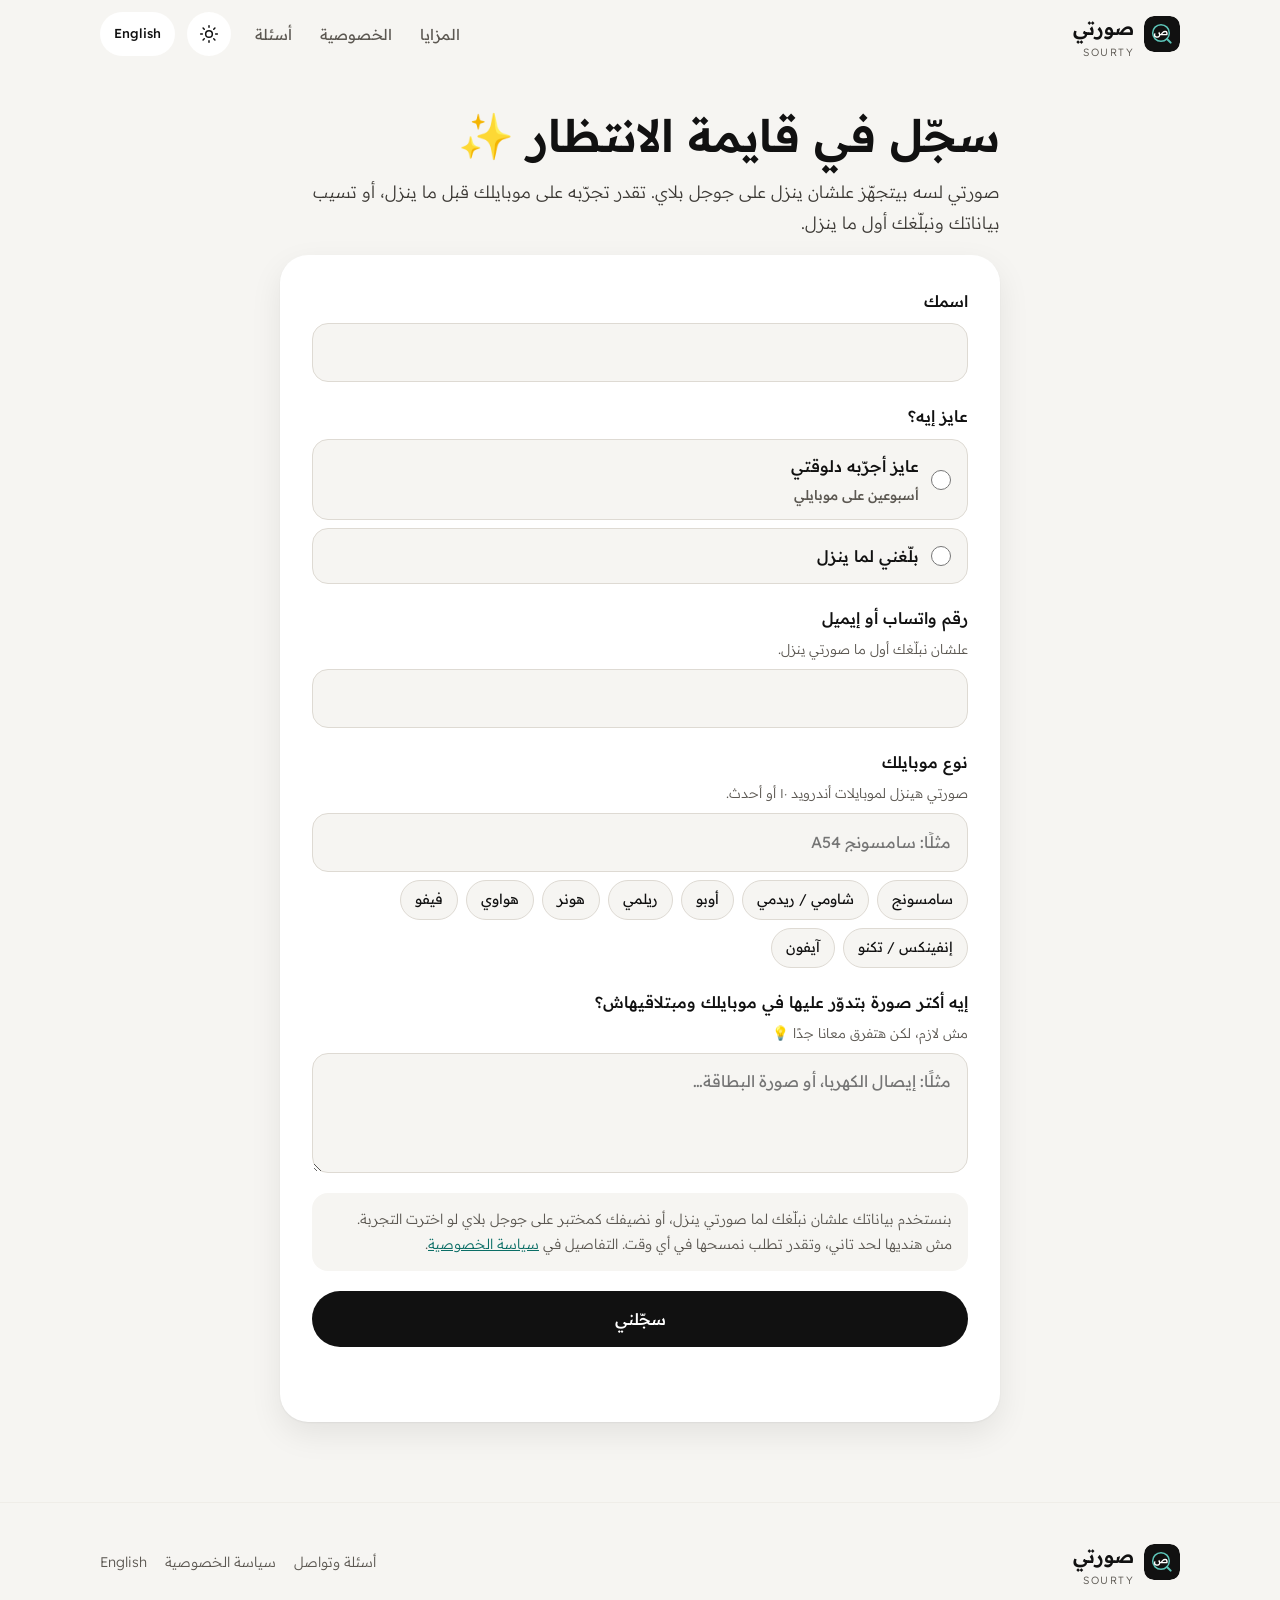
<file: waitlist/index.html>
<!doctype html>
<html lang="ar" dir="rtl">
<head>
<meta charset="utf-8">
<meta name="viewport" content="width=device-width, initial-scale=1, viewport-fit=cover">
<title>قايمة الانتظار — صورتي</title>
<meta name="description" content="سجّل في قايمة انتظار صورتي، ونبلّغك أول ما التطبيق ينزل على جوجل بلاي.">
<link rel="canonical" href="https://sourty-app.github.io/waitlist/">
<link rel="alternate" hreflang="ar" href="https://sourty-app.github.io/waitlist/">
<link rel="alternate" hreflang="en" href="https://sourty-app.github.io/en/waitlist/">
<link rel="alternate" hreflang="x-default" href="https://sourty-app.github.io/waitlist/">
<meta property="og:type" content="website">
<meta property="og:site_name" content="صورتي · Sourty">
<meta property="og:title" content="سجّل في قايمة انتظار صورتي ✨">
<meta property="og:description" content="اوصف الصورة، وصورتي يطلعهالك. سجّل ونبلّغك أول ما ينزل.">
<meta property="og:url" content="https://sourty-app.github.io/waitlist/">
<meta property="og:image" content="https://sourty-app.github.io/assets/img/og-ar.png">
<meta name="twitter:card" content="summary_large_image">
<meta name="theme-color" content="#F6F5F2" media="(prefers-color-scheme: light)">
<meta name="theme-color" content="#131312" media="(prefers-color-scheme: dark)">
<link rel="icon" href="/assets/img/icon.svg" type="image/svg+xml">
<link rel="icon" href="/assets/img/icon-32.png" sizes="32x32" type="image/png">
<link rel="apple-touch-icon" href="/assets/img/icon-180.png">
<link rel="stylesheet" href="/assets/css/site.css">
<script>try{var t=localStorage.getItem('theme');if(t)document.documentElement.setAttribute('data-theme',t)}catch(e){}</script>
<script src="/assets/js/site.js" defer></script>
</head>
<body>
<a class="skip" href="#main">روح للمحتوى</a>
<header class="top">
  <div class="wrap">
    <a class="brand" href="/" aria-label="صورتي، الرئيسية"><img src="/assets/img/icon.svg" alt="" width="36" height="36"><span><b>صورتي</b><small>SOURTY</small></span></a>
    <nav class="nav" aria-label="القايمة">
      <a href="/#features">المزايا</a>
      <a href="/privacy/">الخصوصية</a>
      <a href="/faq/">أسئلة</a>
    </nav>
    <button class="icon-btn theme" type="button" aria-label="الشكل الغامق">
      <svg class="sun" viewBox="0 0 24 24" fill="none" stroke="currentColor" stroke-width="1.8" stroke-linecap="round" aria-hidden="true"><circle cx="12" cy="12" r="4"/><path d="M12 2v2M12 20v2M4.9 4.9l1.4 1.4M17.7 17.7l1.4 1.4M2 12h2M20 12h2M4.9 19.1l1.4-1.4M17.7 6.3l1.4-1.4"/></svg>
      <svg class="moon" viewBox="0 0 24 24" fill="none" stroke="currentColor" stroke-width="1.8" stroke-linecap="round" stroke-linejoin="round" aria-hidden="true"><path d="M20 14.5A8 8 0 0 1 9.5 4 8 8 0 1 0 20 14.5z"/></svg>
    </button>
    <a class="icon-btn lang" href="/en/waitlist/" hreflang="en" lang="en">English</a>
  </div>
</header>

<main id="main">
  <div class="wrap narrow">
    <div class="page-head">
      <h1>سجّل في قايمة الانتظار&nbsp;✨</h1>
      <p>صورتي لسه بيتجهّز علشان ينزل على جوجل بلاي. تقدر تجرّبه على موبايلك قبل ما ينزل، أو تسيب بياناتك ونبلّغك أول ما ينزل.</p>
    </div>

    <div class="form-wrap">
      <!-- data-endpoint = the Google Apps Script web-app URL (tools/WAITLIST_SETUP.md). Empty = preview mode. -->
      <form class="form" data-waitlist data-endpoint="https://script.google.com/macros/s/AKfycbyCx4sYYJ8Oi8bRlQgfupOWc4MKRLBI8ZF2JYwPU7FBeu-rVr9c0QcF_ZVKI650qOsP/exec" novalidate>
        <div class="field">
          <label for="name">اسمك</label>
          <input id="name" name="name" type="text" autocomplete="name" maxlength="80" required aria-describedby="name-err">
          <p class="err" id="name-err">اكتب اسمك، ولو الاسم الأول.</p>
        </div>
        <fieldset class="field choice" aria-describedby="mode-err">
          <legend>عايز إيه؟</legend>
          <label class="opt"><input type="radio" name="mode" value="test"><span><b>عايز أجرّبه دلوقتي</b><small>أسبوعين على موبايلي</small></span></label>
          <ul class="test-note only-test" aria-label="قبل ما تجرّب">
            <li>على موبايلات أندرويد، مش الآيفون.</li>
            <li>التحميل حوالي ٣٤١ ميجا.</li>
            <li>أول مرة هياخد وقت لحد ما يفهم صورك، وبعد كده البحث بيطلع في ثانية.</li>
            <li>محتاجينه يفضل متسطّب على موبايلك ١٤ يوم.</li>
          </ul>
          <label class="opt"><input type="radio" name="mode" value="notify"><span><b>بلّغني لما ينزل</b></span></label>
          <p class="err" id="mode-err">اختار واحدة من الاتنين.</p>
        </fieldset>
        <div class="field">
          <label for="contact"><span class="only-notify">رقم واتساب أو إيميل</span><span class="only-test">إيميل الجيميل اللي على جوجل بلاي في موبايلك</span></label>
          <p class="hint" id="contact-hint"><span class="only-notify">علشان نبلّغك أول ما صورتي ينزل.</span><span class="only-test">لازم يكون نفس الإيميل اللي فاتح بيه جوجل بلاي على موبايلك، علشان جوجل يعرفك كمختبر. تلاقيه لو فتحت جوجل بلاي ودوست على صورتك اللي فوق.</span></p>
          <input id="contact" name="contact" type="text" inputmode="email" autocomplete="email" dir="ltr" maxlength="120" required aria-describedby="contact-hint contact-err">
          <p class="err" id="contact-err"><span class="only-notify">اكتب رقم واتساب (زي 01012345678) أو إيميل صحيح.</span><span class="only-test">اكتب إيميل الجيميل بتاعك، زي name@gmail.com</span></p>
        </div>
        <div class="field">
          <label for="phone">نوع موبايلك</label>
          <p class="hint" id="phone-hint">صورتي هينزل لموبايلات أندرويد ١٠ أو أحدث.</p>
          <input id="phone" name="phone" type="text" maxlength="80" required placeholder="مثلًا: سامسونج A54" aria-describedby="phone-hint phone-err">
          <div class="chips" aria-label="اختيارات سريعة">
            <button type="button" data-pick="سامسونج">سامسونج</button>
            <button type="button" data-pick="شاومي / ريدمي">شاومي / ريدمي</button>
            <button type="button" data-pick="أوبو">أوبو</button>
            <button type="button" data-pick="ريلمي">ريلمي</button>
            <button type="button" data-pick="هونر">هونر</button>
            <button type="button" data-pick="هواوي">هواوي</button>
            <button type="button" data-pick="فيفو">فيفو</button>
            <button type="button" data-pick="إنفينكس / تكنو">إنفينكس / تكنو</button>
            <button type="button" data-pick="آيفون">آيفون</button>
          </div>
          <p class="ios-note" id="ios-note" role="status" hidden>صورتي لسه مش متاح على الآيفون. سجّل وهنبلّغك أول ما ينزل.</p>
          <p class="err" id="phone-err">اكتب نوع موبايلك، أو اختار من اللي فوق.</p>
        </div>
        <div class="field">
          <label for="wish">إيه أكتر صورة بتدوّر عليها في موبايلك ومبتلاقيهاش؟</label>
          <p class="hint" id="wish-hint">مش لازم، لكن هتفرق معانا جدًا&nbsp;💡</p>
          <textarea id="wish" name="wish" maxlength="500" placeholder="مثلًا: إيصال الكهربا، أو صورة البطاقة…" aria-describedby="wish-hint"></textarea>
        </div>
        <div class="hp" aria-hidden="true"><label for="website">سيب الخانة دي فاضية</label><input id="website" name="website" type="text" tabindex="-1" autocomplete="off"></div>
        <p class="consent">بنستخدم بياناتك علشان نبلّغك لما صورتي ينزل، أو نضيفك كمختبر على جوجل بلاي لو اخترت التجربة. مش هنديها لحد تاني، وتقدر تطلب نمسحها في أي وقت. التفاصيل في <a href="/privacy/#website">سياسة الخصوصية</a>.</p>
        <button class="btn" type="submit">سجّلني</button>
        <p class="form-status" role="status" aria-live="polite"></p>
      </form>
      <div class="thanks" role="status">
        <h2 tabindex="-1">اتسجّلت، شكرًا ليك&nbsp;🎉</h2>
        <p class="only-notify">أول ما صورتي ينزل على جوجل بلاي، هنبلّغك.</p>
        <p class="only-test">هنضيف إيميلك كمختبر على جوجل بلاي، ونبعتلك لينك التجربة على الإيميل ده.</p>
        <p style="margin-top:20px"><a href="/">ارجع للرئيسية</a></p>
      </div>
    </div>
  </div>
</main>

<footer>
  <div class="wrap">
    <a class="brand" href="/"><img src="/assets/img/icon.svg" alt="" width="36" height="36"><span><b>صورتي</b><small>SOURTY</small></span></a>
    <nav aria-label="روابط تانية">
      <a href="/faq/">أسئلة وتواصل</a>
      <a href="/privacy/">سياسة الخصوصية</a>
      <a href="/en/waitlist/" hreflang="en" lang="en">English</a>
    </nav>
  </div>
</footer>
</body>
</html>
</file>
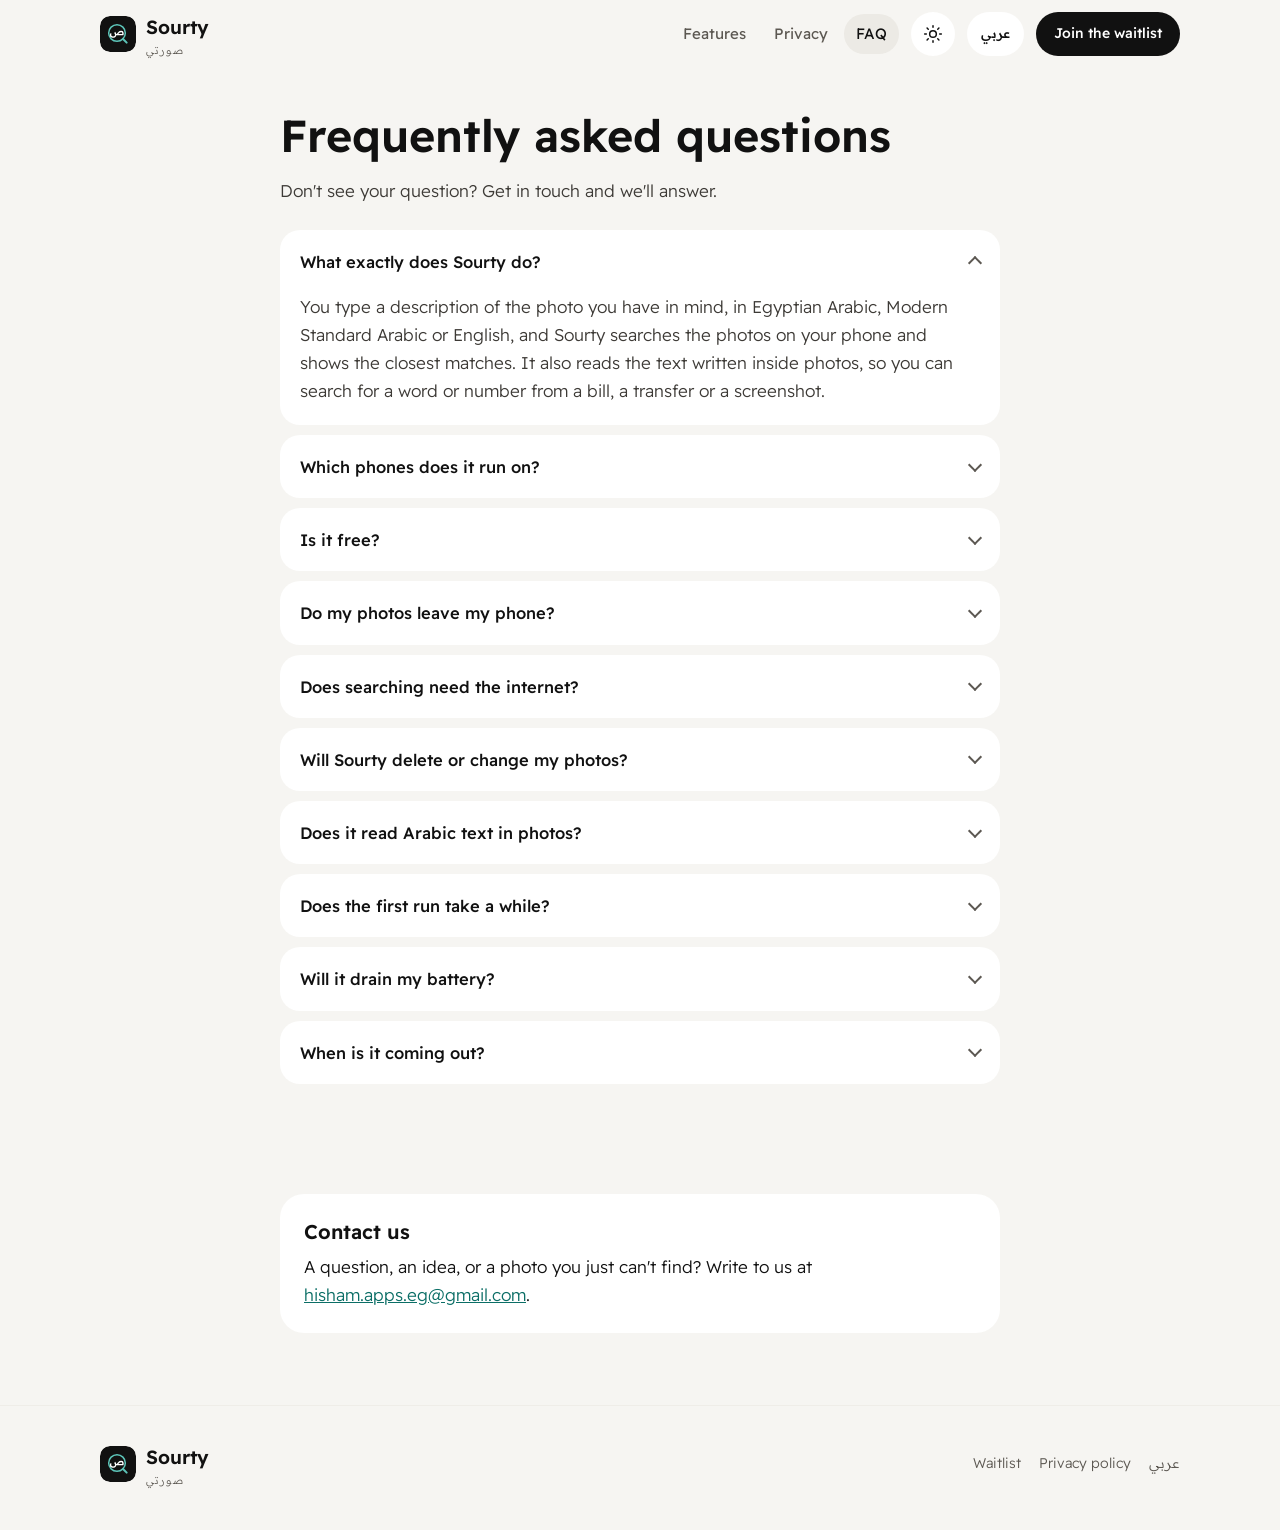
<file: en/faq/index.html>
<!doctype html>
<html lang="en" dir="ltr">
<head>
<meta charset="utf-8">
<meta name="viewport" content="width=device-width, initial-scale=1, viewport-fit=cover">
<title>FAQ &amp; contact — Sourty</title>
<meta name="description" content="Answers to common questions about Sourty: which phones it runs on, whether it's free, whether your photos leave your phone, and how to reach us.">
<link rel="canonical" href="https://sourty-app.github.io/en/faq/">
<link rel="alternate" hreflang="ar" href="https://sourty-app.github.io/faq/">
<link rel="alternate" hreflang="en" href="https://sourty-app.github.io/en/faq/">
<link rel="alternate" hreflang="x-default" href="https://sourty-app.github.io/faq/">
<meta property="og:type" content="website">
<meta property="og:site_name" content="Sourty · صورتي">
<meta property="og:title" content="FAQ — Sourty">
<meta property="og:description" content="Everything you need to know about Sourty before it's out.">
<meta property="og:url" content="https://sourty-app.github.io/en/faq/">
<meta property="og:image" content="https://sourty-app.github.io/assets/img/og-en.png">
<meta name="twitter:card" content="summary_large_image">
<meta name="theme-color" content="#F6F5F2" media="(prefers-color-scheme: light)">
<meta name="theme-color" content="#131312" media="(prefers-color-scheme: dark)">
<link rel="icon" href="/assets/img/icon.svg" type="image/svg+xml">
<link rel="icon" href="/assets/img/icon-32.png" sizes="32x32" type="image/png">
<link rel="apple-touch-icon" href="/assets/img/icon-180.png">
<link rel="stylesheet" href="/assets/css/site.css">
<script>try{var t=localStorage.getItem('theme');if(t)document.documentElement.setAttribute('data-theme',t)}catch(e){}</script>
<script src="/assets/js/site.js" defer></script>
</head>
<body>
<a class="skip" href="#main">Skip to content</a>
<header class="top">
  <div class="wrap">
    <a class="brand" href="/en/" aria-label="Sourty home"><img src="/assets/img/icon.svg" alt="" width="36" height="36"><span><b>Sourty</b><small lang="ar">صورتي</small></span></a>
    <nav class="nav" aria-label="Main">
      <a href="/en/#features">Features</a>
      <a href="/en/privacy/">Privacy</a>
      <a href="/en/faq/" aria-current="page">FAQ</a>
    </nav>
    <button class="icon-btn theme" type="button" aria-label="Dark mode">
      <svg class="sun" viewBox="0 0 24 24" fill="none" stroke="currentColor" stroke-width="1.8" stroke-linecap="round" aria-hidden="true"><circle cx="12" cy="12" r="4"/><path d="M12 2v2M12 20v2M4.9 4.9l1.4 1.4M17.7 17.7l1.4 1.4M2 12h2M20 12h2M4.9 19.1l1.4-1.4M17.7 6.3l1.4-1.4"/></svg>
      <svg class="moon" viewBox="0 0 24 24" fill="none" stroke="currentColor" stroke-width="1.8" stroke-linecap="round" stroke-linejoin="round" aria-hidden="true"><path d="M20 14.5A8 8 0 0 1 9.5 4 8 8 0 1 0 20 14.5z"/></svg>
    </button>
    <a class="icon-btn lang" href="/faq/" hreflang="ar" lang="ar">عربي</a>
    <a class="btn small cta-sm" href="/en/waitlist/">Join the waitlist</a>
  </div>
</header>

<main id="main">
  <div class="wrap narrow">
    <div class="page-head">
      <h1>Frequently asked questions</h1>
      <p>Don't see your question? Get in touch and we'll answer.</p>
    </div>
    <div class="faq">
      <details open><summary>What exactly does Sourty do?</summary><div>You type a description of the photo you have in mind, in Egyptian Arabic, Modern Standard Arabic or English, and Sourty searches the photos on your phone and shows the closest matches. It also reads the text written inside photos, so you can search for a word or number from a bill, a transfer or a screenshot.</div></details>
      <details><summary>Which phones does it run on?</summary><div>Android phones with Android 10 or newer. There's no iPhone version right now.</div></details>
      <details><summary>Is it free?</summary><div>Yes, Sourty is free, with no ads.</div></details>
      <details><summary>Do my photos leave my phone?</summary><div>No. All photo understanding happens on your phone, and your photos never leave it. There's no account and no sign-up. The details are in the <a href="/en/privacy/">privacy policy</a>.</div></details>
      <details><summary>Does searching need the internet?</summary><div>No. Sourty prepares and searches your photos on your phone without internet, and doesn't use your data plan.</div></details>
      <details><summary>Will Sourty delete or change my photos?</summary><div>Sourty won't delete or change anything without your permission.</div></details>
      <details><summary>Does it read Arabic text in photos?</summary><div>Yes. It reads Arabic and English, and both Arabic and Western digits. You don't have to spell a word exactly as it's written: small Arabic spelling differences are fine.</div></details>
      <details><summary>Does the first run take a while?</summary><div>Yes. After you install it, Sourty needs time to prepare your photos; how long depends on how many photos you have and on your phone. It works in the background while you use your phone as usual, and you can already search the photos that are ready. After that, every new photo is prepared on its own.</div></details>
      <details><summary>Will it drain my battery?</summary><div>While it prepares your photos the first time, it works gently when your phone isn't charging and faster when it is. If the battery gets low or battery saver turns on, it pauses and continues when you charge.</div></details>
      <details><summary>When is it coming out?</summary><div>We're still getting it ready. <a href="/en/waitlist/">Join the waitlist</a> and we'll let you know as soon as it's on Google Play.</div></details>
    </div>

    <div class="contact-card" id="contact">
      <h2>Contact us</h2>
      <p>A question, an idea, or a photo you just can't find? Write to us at <a href="mailto:hisham.apps.eg@gmail.com" dir="ltr">hisham.apps.eg@gmail.com</a>.</p>
    </div>
    <div style="height:72px"></div>
  </div>
</main>

<footer>
  <div class="wrap">
    <a class="brand" href="/en/"><img src="/assets/img/icon.svg" alt="" width="36" height="36"><span><b>Sourty</b><small lang="ar">صورتي</small></span></a>
    <nav aria-label="More links">
      <a href="/en/waitlist/">Waitlist</a>
      <a href="/en/privacy/">Privacy policy</a>
      <a href="/faq/" hreflang="ar" lang="ar">عربي</a>
    </nav>
  </div>
</footer>
</body>
</html>
</file>
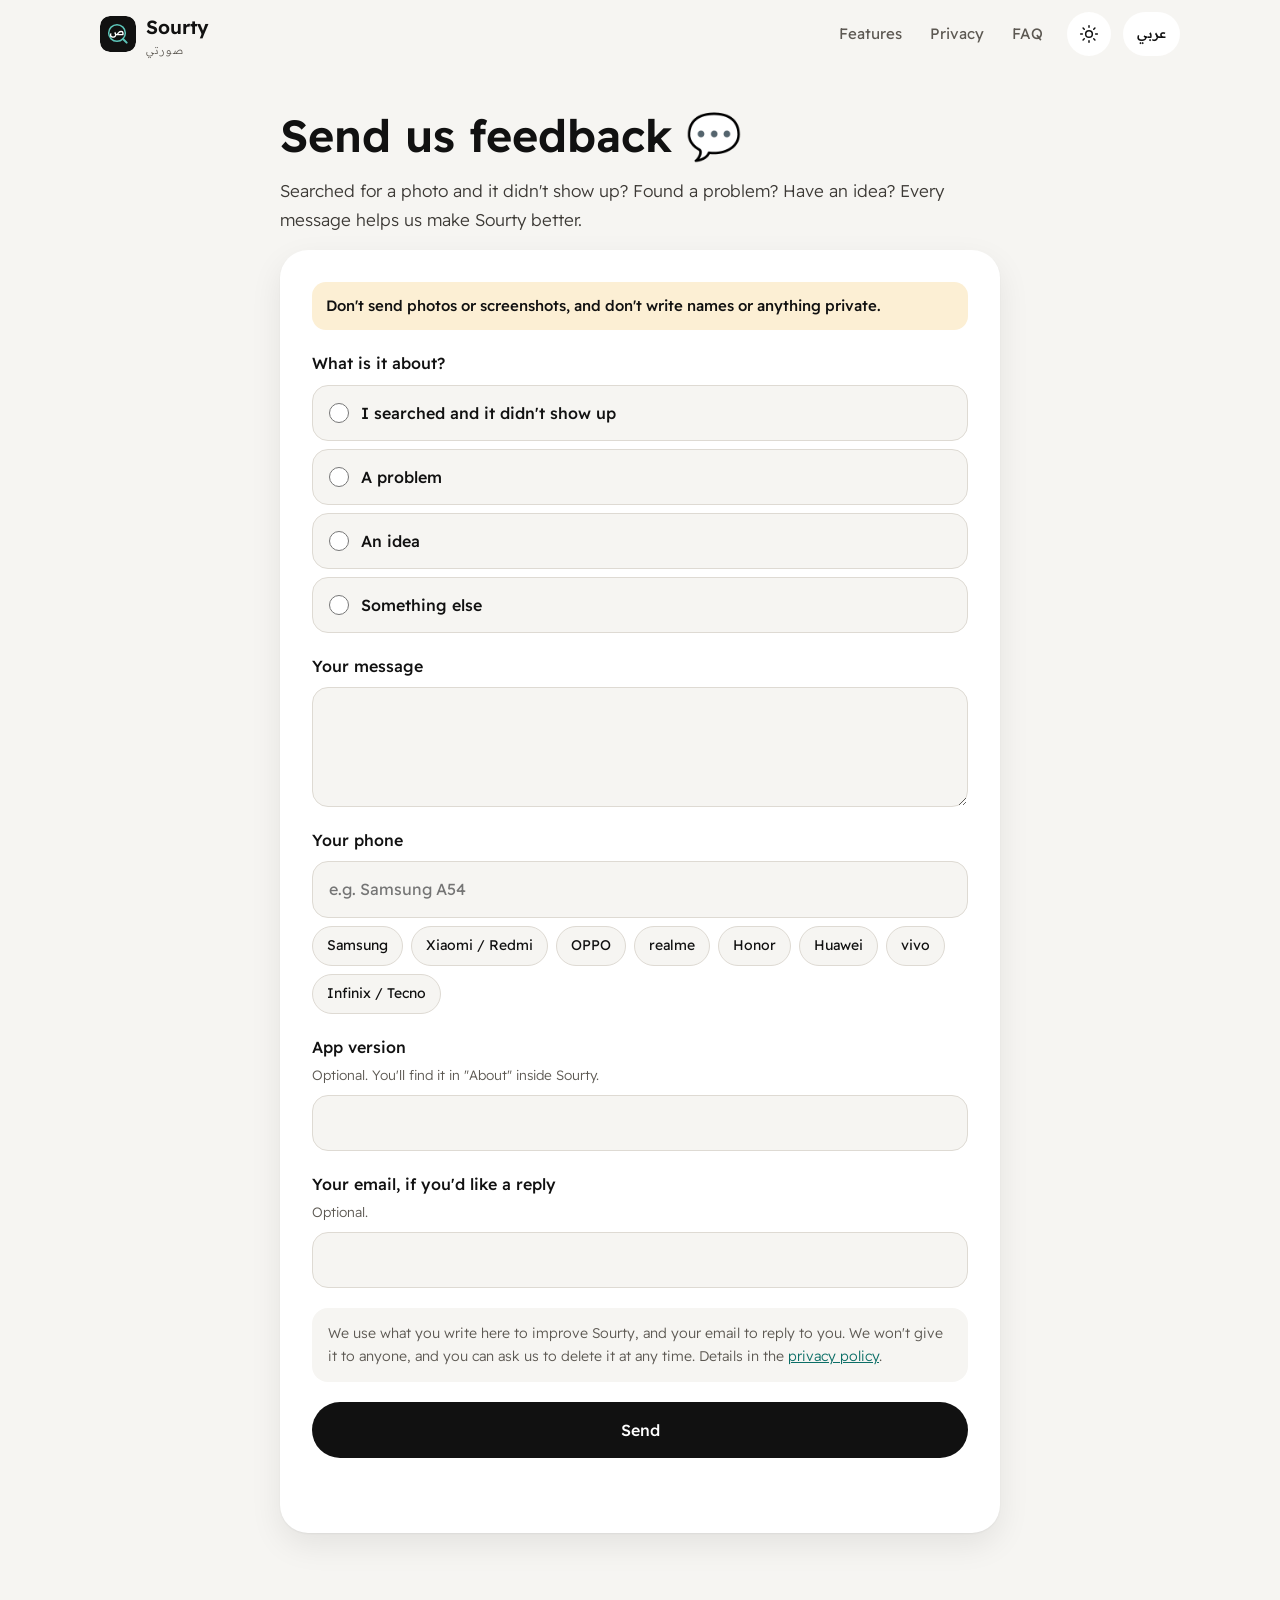
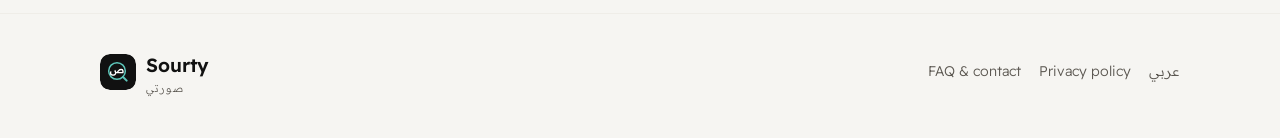
<file: en/feedback/index.html>
<!doctype html>
<html lang="en" dir="ltr">
<head>
<meta charset="utf-8">
<meta name="viewport" content="width=device-width, initial-scale=1, viewport-fit=cover">
<title>Send us feedback — Sourty</title>
<meta name="description" content="Tell us about a search that didn't work, a problem, or an idea for Sourty.">
<link rel="canonical" href="https://sourty-app.github.io/en/feedback/">
<link rel="alternate" hreflang="ar" href="https://sourty-app.github.io/feedback/">
<link rel="alternate" hreflang="en" href="https://sourty-app.github.io/en/feedback/">
<link rel="alternate" hreflang="x-default" href="https://sourty-app.github.io/feedback/">
<meta property="og:type" content="website">
<meta property="og:site_name" content="Sourty · صورتي">
<meta property="og:title" content="Send us feedback on Sourty 💬">
<meta property="og:description" content="Tell us about a search that didn't work, a problem, or an idea.">
<meta property="og:url" content="https://sourty-app.github.io/en/feedback/">
<meta property="og:image" content="https://sourty-app.github.io/assets/img/og-en.png">
<meta name="twitter:card" content="summary_large_image">
<meta name="theme-color" content="#F6F5F2" media="(prefers-color-scheme: light)">
<meta name="theme-color" content="#131312" media="(prefers-color-scheme: dark)">
<link rel="icon" href="/assets/img/icon.svg" type="image/svg+xml">
<link rel="icon" href="/assets/img/icon-32.png" sizes="32x32" type="image/png">
<link rel="apple-touch-icon" href="/assets/img/icon-180.png">
<link rel="stylesheet" href="/assets/css/site.css">
<script>try{var t=localStorage.getItem('theme');if(t)document.documentElement.setAttribute('data-theme',t)}catch(e){}</script>
<script src="/assets/js/site.js" defer></script>
</head>
<body>
<a class="skip" href="#main">Skip to content</a>
<header class="top">
  <div class="wrap">
    <a class="brand" href="/en/" aria-label="Sourty, home"><img src="/assets/img/icon.svg" alt="" width="36" height="36"><span><b>Sourty</b><small lang="ar">صورتي</small></span></a>
    <nav class="nav" aria-label="Menu">
      <a href="/en/#features">Features</a>
      <a href="/en/privacy/">Privacy</a>
      <a href="/en/faq/">FAQ</a>
    </nav>
    <button class="icon-btn theme" type="button" aria-label="Dark mode">
      <svg class="sun" viewBox="0 0 24 24" fill="none" stroke="currentColor" stroke-width="1.8" stroke-linecap="round" aria-hidden="true"><circle cx="12" cy="12" r="4"/><path d="M12 2v2M12 20v2M4.9 4.9l1.4 1.4M17.7 17.7l1.4 1.4M2 12h2M20 12h2M4.9 19.1l1.4-1.4M17.7 6.3l1.4-1.4"/></svg>
      <svg class="moon" viewBox="0 0 24 24" fill="none" stroke="currentColor" stroke-width="1.8" stroke-linecap="round" stroke-linejoin="round" aria-hidden="true"><path d="M20 14.5A8 8 0 0 1 9.5 4 8 8 0 1 0 20 14.5z"/></svg>
    </button>
    <a class="icon-btn lang" href="/feedback/" hreflang="ar" lang="ar">عربي</a>
  </div>
</header>

<main id="main">
  <div class="wrap narrow">
    <div class="page-head">
      <h1>Send us feedback&nbsp;💬</h1>
      <p>Searched for a photo and it didn't show up? Found a problem? Have an idea? Every message helps us make Sourty better.</p>
    </div>

    <div class="form-wrap">
      <form class="form" data-feedback data-endpoint="https://script.google.com/macros/s/AKfycbyCx4sYYJ8Oi8bRlQgfupOWc4MKRLBI8ZF2JYwPU7FBeu-rVr9c0QcF_ZVKI650qOsP/exec" novalidate>
        <p class="warn-note"><strong>Don't send photos or screenshots, and don't write names or anything private.</strong></p>
        <fieldset class="field choice" aria-describedby="kind-err">
          <legend>What is it about?</legend>
          <label class="opt"><input type="radio" name="kind" value="search"><span><b>I searched and it didn't show up</b></span></label>
          <label class="opt"><input type="radio" name="kind" value="problem"><span><b>A problem</b></span></label>
          <label class="opt"><input type="radio" name="kind" value="idea"><span><b>An idea</b></span></label>
          <label class="opt"><input type="radio" name="kind" value="other"><span><b>Something else</b></span></label>
          <p class="err" id="kind-err">Please pick the type of message.</p>
        </fieldset>
        <div class="field only-search">
          <label for="query">What exactly did you type in the search?</label>
          <input id="query" name="query" type="text" maxlength="200" placeholder="e.g. electricity bill" aria-describedby="query-err">
          <p class="err" id="query-err">Please type what you searched for.</p>
        </div>
        <div class="field only-search">
          <label for="expected">What did you expect to show up?</label>
          <textarea id="expected" name="expected" maxlength="500" placeholder="e.g. a screenshot of the bill with the amount and date" aria-describedby="expected-err"></textarea>
          <p class="err" id="expected-err">Describe the photo you expected, without names.</p>
        </div>
        <div class="field only-msg">
          <label for="message">Your message</label>
          <textarea id="message" name="message" maxlength="1000" aria-describedby="message-err"></textarea>
          <p class="err" id="message-err">Please write your message.</p>
        </div>
        <div class="field">
          <label for="phone">Your phone</label>
          <input id="phone" name="phone" type="text" maxlength="80" required placeholder="e.g. Samsung A54" aria-describedby="phone-err">
          <div class="chips" aria-label="Quick picks">
            <button type="button" data-pick="Samsung">Samsung</button>
            <button type="button" data-pick="Xiaomi / Redmi">Xiaomi / Redmi</button>
            <button type="button" data-pick="OPPO">OPPO</button>
            <button type="button" data-pick="realme">realme</button>
            <button type="button" data-pick="Honor">Honor</button>
            <button type="button" data-pick="Huawei">Huawei</button>
            <button type="button" data-pick="vivo">vivo</button>
            <button type="button" data-pick="Infinix / Tecno">Infinix / Tecno</button>
          </div>
          <p class="err" id="phone-err">Enter your phone, or pick one above.</p>
        </div>
        <div class="field">
          <label for="version">App version</label>
          <p class="hint" id="version-hint">Optional. You'll find it in "About" inside Sourty.</p>
          <input id="version" name="version" type="text" maxlength="40" inputmode="decimal" aria-describedby="version-hint">
        </div>
        <div class="field">
          <label for="email">Your email, if you'd like a reply</label>
          <p class="hint" id="email-hint">Optional.</p>
          <input id="email" name="email" type="email" autocomplete="email" maxlength="120" aria-describedby="email-hint email-err">
          <p class="err" id="email-err">This email doesn't look right. Fix it or leave the field empty.</p>
        </div>
        <div class="hp" aria-hidden="true"><label for="website">Leave this field empty</label><input id="website" name="website" type="text" tabindex="-1" autocomplete="off"></div>
        <p class="consent">We use what you write here to improve Sourty, and your email to reply to you. We won't give it to anyone, and you can ask us to delete it at any time. Details in the <a href="/en/privacy/#website">privacy policy</a>.</p>
        <button class="btn" type="submit">Send</button>
        <p class="form-status" role="status" aria-live="polite"></p>
      </form>
      <div class="thanks" role="status">
        <h2 tabindex="-1">Got it, thank you&nbsp;🙏</h2>
        <p>We'll read it and use it to make Sourty better.</p>
        <p style="margin-top:20px"><a href="/en/feedback/">Send another message</a></p>
      </div>
    </div>
  </div>
</main>

<footer>
  <div class="wrap">
    <a class="brand" href="/en/"><img src="/assets/img/icon.svg" alt="" width="36" height="36"><span><b>Sourty</b><small lang="ar">صورتي</small></span></a>
    <nav aria-label="More links">
      <a href="/en/faq/">FAQ &amp; contact</a>
      <a href="/en/privacy/">Privacy policy</a>
      <a href="/feedback/" hreflang="ar" lang="ar">عربي</a>
    </nav>
  </div>
</footer>
</body>
</html>
</file>
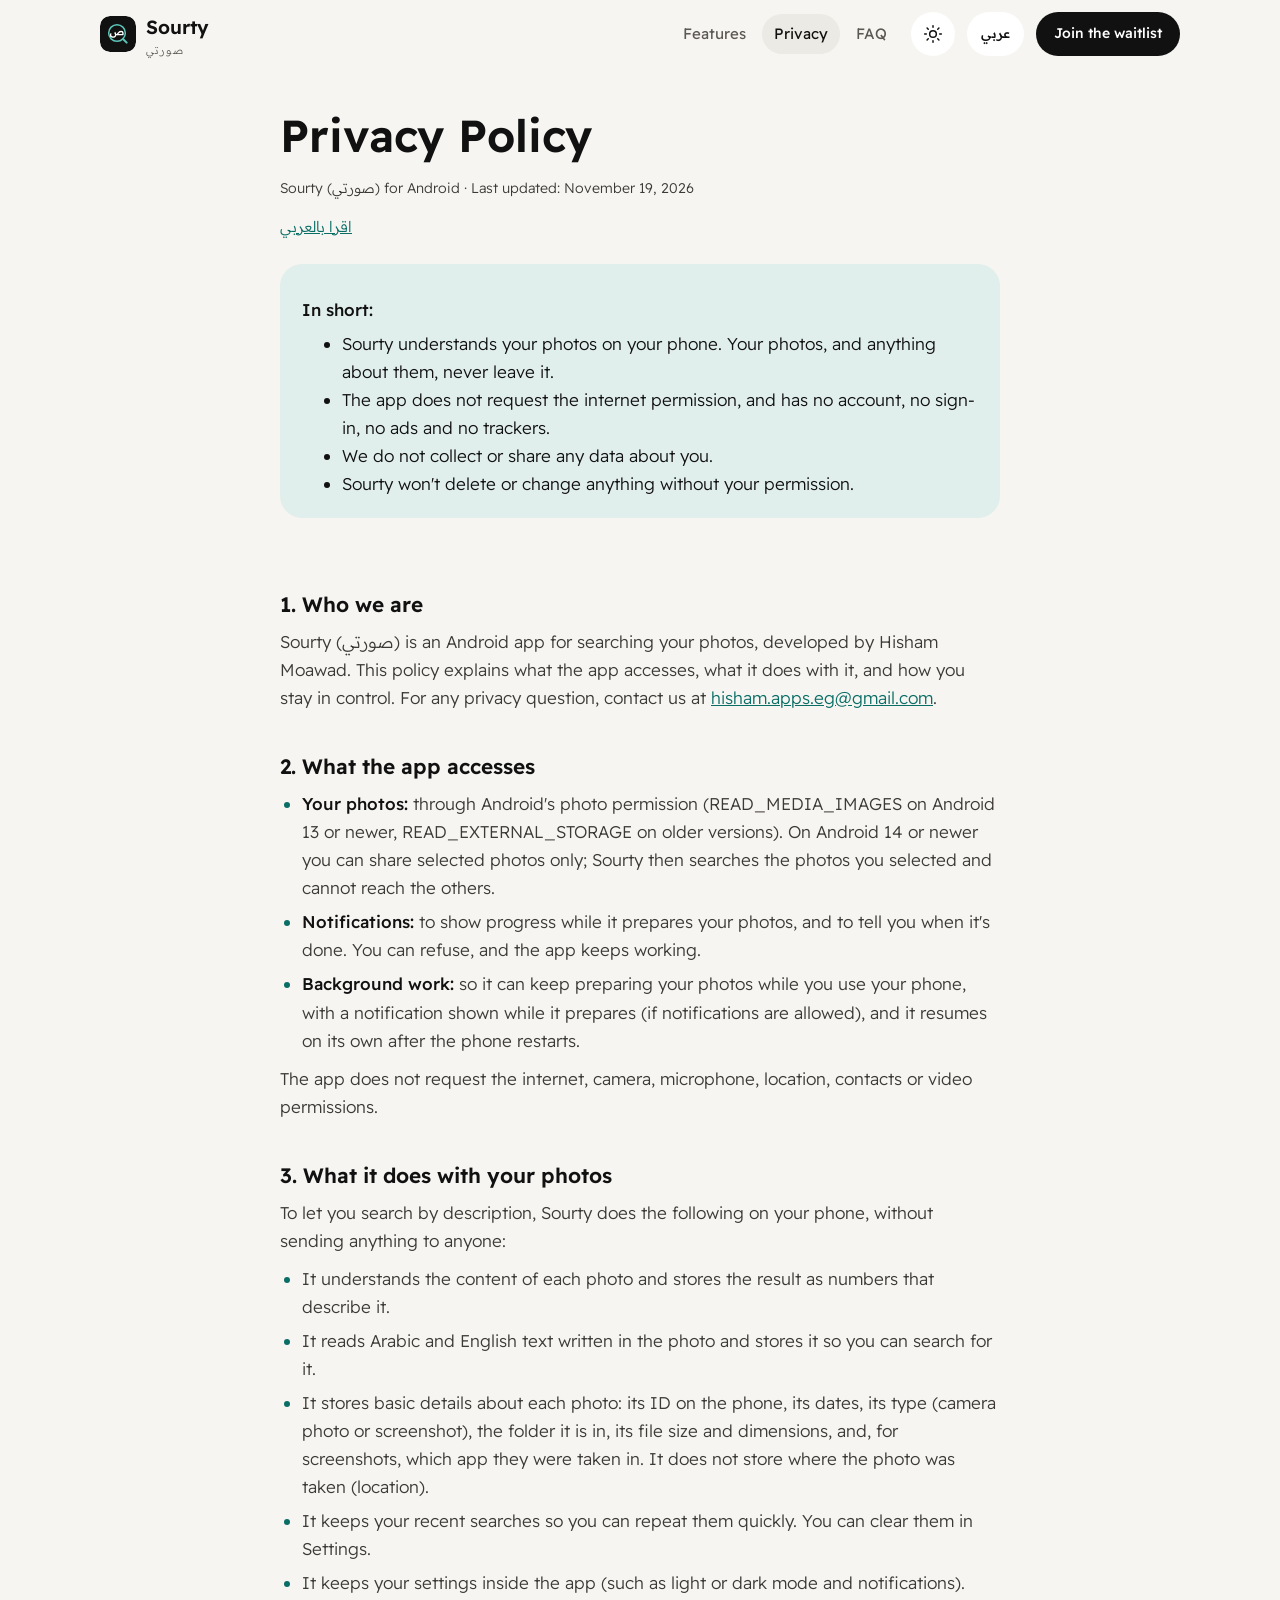
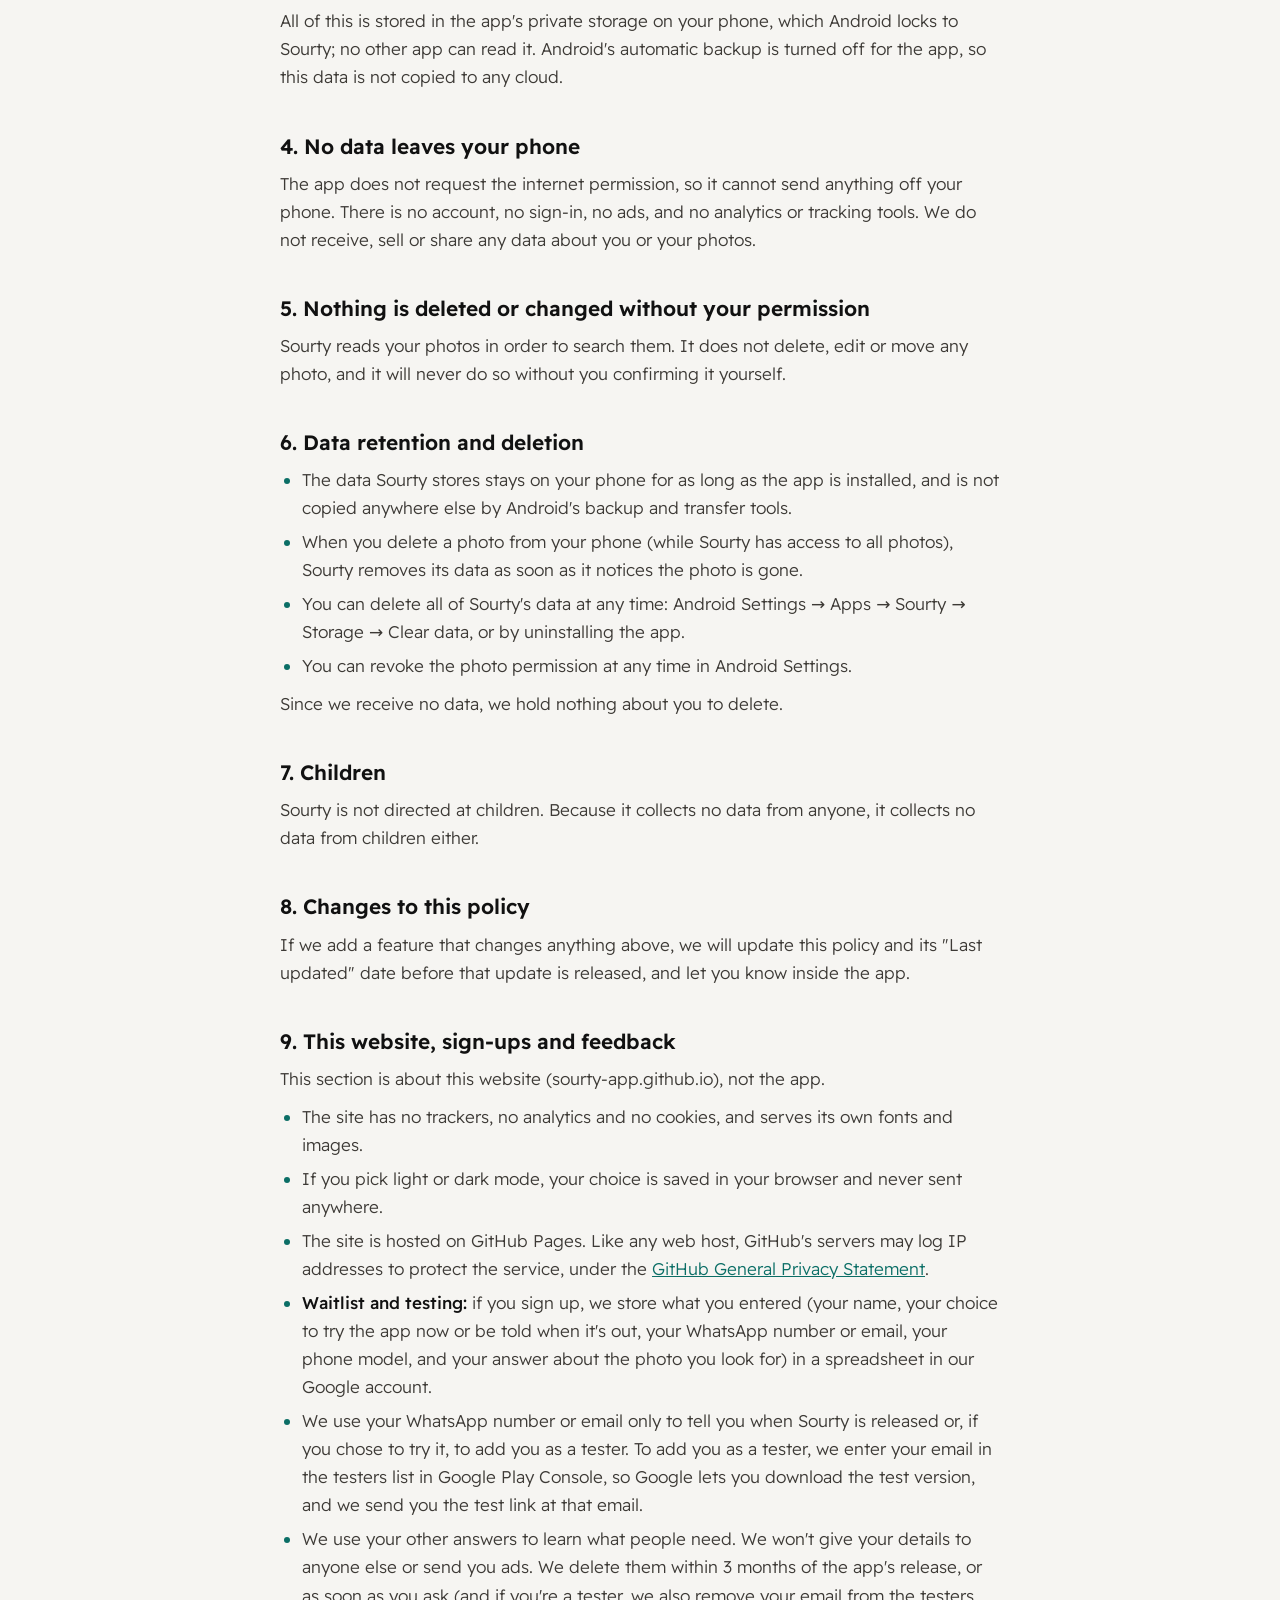
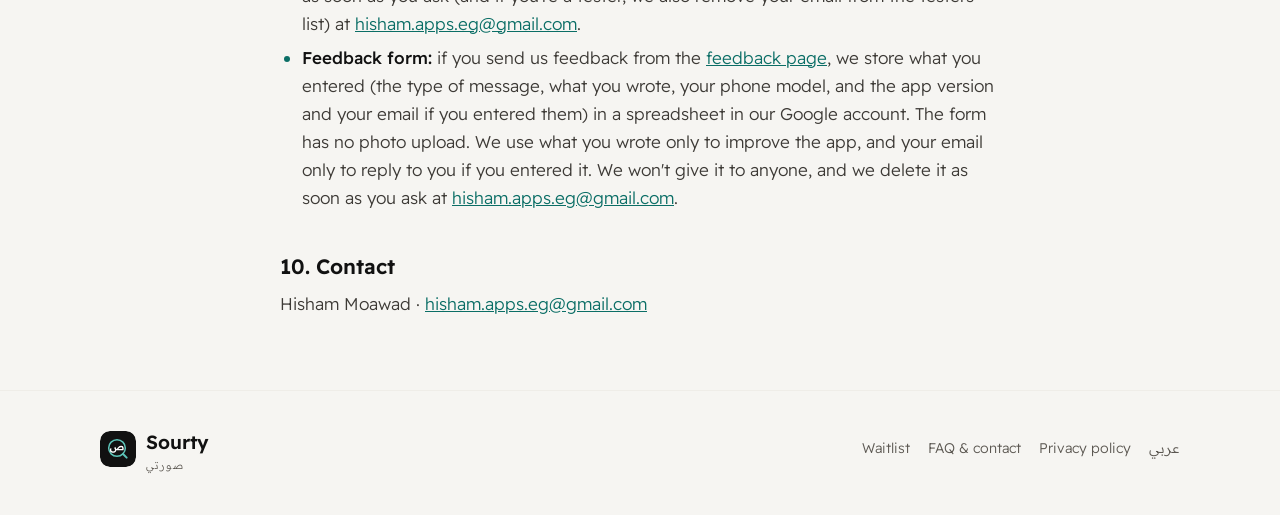
<file: en/privacy/index.html>
<!doctype html>
<html lang="en" dir="ltr">
<head>
<meta charset="utf-8">
<meta name="viewport" content="width=device-width, initial-scale=1, viewport-fit=cover">
<title>Privacy Policy — Sourty</title>
<meta name="description" content="Privacy policy for the Sourty (صورتي) Android app: photos are understood on your phone, there is no account, and no data leaves the device.">
<link rel="canonical" href="https://sourty-app.github.io/en/privacy/">
<link rel="alternate" hreflang="ar" href="https://sourty-app.github.io/privacy/">
<link rel="alternate" hreflang="en" href="https://sourty-app.github.io/en/privacy/">
<link rel="alternate" hreflang="x-default" href="https://sourty-app.github.io/privacy/">
<meta property="og:type" content="article">
<meta property="og:site_name" content="Sourty · صورتي">
<meta property="og:title" content="Privacy Policy — Sourty">
<meta property="og:description" content="Photos are understood on your phone, and no data leaves it.">
<meta property="og:url" content="https://sourty-app.github.io/en/privacy/">
<meta property="og:image" content="https://sourty-app.github.io/assets/img/og-en.png">
<meta name="twitter:card" content="summary_large_image">
<meta name="theme-color" content="#F6F5F2" media="(prefers-color-scheme: light)">
<meta name="theme-color" content="#131312" media="(prefers-color-scheme: dark)">
<link rel="icon" href="/assets/img/icon.svg" type="image/svg+xml">
<link rel="icon" href="/assets/img/icon-32.png" sizes="32x32" type="image/png">
<link rel="apple-touch-icon" href="/assets/img/icon-180.png">
<link rel="stylesheet" href="/assets/css/site.css">
<script>try{var t=localStorage.getItem('theme');if(t)document.documentElement.setAttribute('data-theme',t)}catch(e){}</script>
<script src="/assets/js/site.js" defer></script>
</head>
<body>
<a class="skip" href="#main">Skip to content</a>
<header class="top">
  <div class="wrap">
    <a class="brand" href="/en/" aria-label="Sourty home"><img src="/assets/img/icon.svg" alt="" width="36" height="36"><span><b>Sourty</b><small lang="ar">صورتي</small></span></a>
    <nav class="nav" aria-label="Main">
      <a href="/en/#features">Features</a>
      <a href="/en/privacy/" aria-current="page">Privacy</a>
      <a href="/en/faq/">FAQ</a>
    </nav>
    <button class="icon-btn theme" type="button" aria-label="Dark mode">
      <svg class="sun" viewBox="0 0 24 24" fill="none" stroke="currentColor" stroke-width="1.8" stroke-linecap="round" aria-hidden="true"><circle cx="12" cy="12" r="4"/><path d="M12 2v2M12 20v2M4.9 4.9l1.4 1.4M17.7 17.7l1.4 1.4M2 12h2M20 12h2M4.9 19.1l1.4-1.4M17.7 6.3l1.4-1.4"/></svg>
      <svg class="moon" viewBox="0 0 24 24" fill="none" stroke="currentColor" stroke-width="1.8" stroke-linecap="round" stroke-linejoin="round" aria-hidden="true"><path d="M20 14.5A8 8 0 0 1 9.5 4 8 8 0 1 0 20 14.5z"/></svg>
    </button>
    <a class="icon-btn lang" href="/privacy/" hreflang="ar" lang="ar">عربي</a>
    <a class="btn small cta-sm" href="/en/waitlist/">Join the waitlist</a>
  </div>
</header>

<main id="main">
  <div class="wrap narrow">
    <div class="page-head">
      <h1>Privacy Policy</h1>
      <p class="meta">Sourty (صورتي) for Android · Last updated: November 19, 2026</p>
      <a class="lang-switch" href="/privacy/" hreflang="ar" lang="ar">اقرا بالعربي</a>
      <div class="summary">
        <p><strong>In short:</strong></p>
        <ul>
          <li>Sourty understands your photos on your phone. Your photos, and anything about them, never leave it.</li>
          <li>The app does not request the internet permission, and has no account, no sign-in, no ads and no trackers.</li>
          <li>We do not collect or share any data about you.</li>
          <li>Sourty won't delete or change anything without your permission.</li>
        </ul>
      </div>
    </div>

    <div class="prose">
      <h2>1. Who we are</h2>
      <p>Sourty (صورتي) is an Android app for searching your photos, developed by Hisham Moawad. This policy explains what the app accesses, what it does with it, and how you stay in control. For any privacy question, contact us at <a href="mailto:hisham.apps.eg@gmail.com" dir="ltr">hisham.apps.eg@gmail.com</a>.</p>

      <h2>2. What the app accesses</h2>
      <ul>
        <li><strong>Your photos:</strong> through Android's photo permission (READ_MEDIA_IMAGES on Android 13 or newer, READ_EXTERNAL_STORAGE on older versions). On Android 14 or newer you can share selected photos only; Sourty then searches the photos you selected and cannot reach the others.</li>
        <li><strong>Notifications:</strong> to show progress while it prepares your photos, and to tell you when it's done. You can refuse, and the app keeps working.</li>
        <li><strong>Background work:</strong> so it can keep preparing your photos while you use your phone, with a notification shown while it prepares (if notifications are allowed), and it resumes on its own after the phone restarts.</li>
      </ul>
      <p>The app does not request the internet, camera, microphone, location, contacts or video permissions.</p>

      <h2>3. What it does with your photos</h2>
      <p>To let you search by description, Sourty does the following on your phone, without sending anything to anyone:</p>
      <ul>
        <li>It understands the content of each photo and stores the result as numbers that describe it.</li>
        <li>It reads Arabic and English text written in the photo and stores it so you can search for it.</li>
        <li>It stores basic details about each photo: its ID on the phone, its dates, its type (camera photo or screenshot), the folder it is in, its file size and dimensions, and, for screenshots, which app they were taken in. It does not store where the photo was taken (location).</li>
        <li>It keeps your recent searches so you can repeat them quickly. You can clear them in Settings.</li>
        <li>It keeps your settings inside the app (such as light or dark mode and notifications).</li>
      </ul>
      <p>All of this is stored in the app's private storage on your phone, which Android locks to Sourty; no other app can read it. Android's automatic backup is turned off for the app, so this data is not copied to any cloud.</p>

      <h2>4. No data leaves your phone</h2>
      <p>The app does not request the internet permission, so it cannot send anything off your phone. There is no account, no sign-in, no ads, and no analytics or tracking tools. We do not receive, sell or share any data about you or your photos.</p>

      <h2>5. Nothing is deleted or changed without your permission</h2>
      <p>Sourty reads your photos in order to search them. It does not delete, edit or move any photo, and it will never do so without you confirming it yourself.</p>

      <h2>6. Data retention and deletion</h2>
      <ul>
        <li>The data Sourty stores stays on your phone for as long as the app is installed, and is not copied anywhere else by Android's backup and transfer tools.</li>
        <li>When you delete a photo from your phone (while Sourty has access to all photos), Sourty removes its data as soon as it notices the photo is gone.</li>
        <li>You can delete all of Sourty's data at any time: Android Settings → Apps → Sourty → Storage → Clear data, or by uninstalling the app.</li>
        <li>You can revoke the photo permission at any time in Android Settings.</li>
      </ul>
      <p>Since we receive no data, we hold nothing about you to delete.</p>

      <h2>7. Children</h2>
      <p>Sourty is not directed at children. Because it collects no data from anyone, it collects no data from children either.</p>

      <h2>8. Changes to this policy</h2>
      <p>If we add a feature that changes anything above, we will update this policy and its "Last updated" date before that update is released, and let you know inside the app.</p>

      <h2 id="website">9. This website, sign-ups and feedback</h2>
      <p>This section is about this website (sourty-app.github.io), not the app.</p>
      <ul>
        <li>The site has no trackers, no analytics and no cookies, and serves its own fonts and images.</li>
        <li>If you pick light or dark mode, your choice is saved in your browser and never sent anywhere.</li>
        <li>The site is hosted on GitHub Pages. Like any web host, GitHub's servers may log IP addresses to protect the service, under the <a href="https://docs.github.com/en/site-policy/privacy-policies/github-general-privacy-statement" rel="noopener">GitHub General Privacy Statement</a>.</li>
        <li><strong>Waitlist and testing:</strong> if you sign up, we store what you entered (your name, your choice to try the app now or be told when it's out, your WhatsApp number or email, your phone model, and your answer about the photo you look for) in a spreadsheet in our Google account.</li>
        <li>We use your WhatsApp number or email only to tell you when Sourty is released or, if you chose to try it, to add you as a tester. To add you as a tester, we enter your email in the testers list in Google Play Console, so Google lets you download the test version, and we send you the test link at that email.</li>
        <li>We use your other answers to learn what people need. We won't give your details to anyone else or send you ads. We delete them within 3 months of the app's release, or as soon as you ask (and if you're a tester, we also remove your email from the testers list) at <a href="mailto:hisham.apps.eg@gmail.com" dir="ltr">hisham.apps.eg@gmail.com</a>.</li>
        <li><strong>Feedback form:</strong> if you send us feedback from the <a href="/en/feedback/">feedback page</a>, we store what you entered (the type of message, what you wrote, your phone model, and the app version and your email if you entered them) in a spreadsheet in our Google account. The form has no photo upload. We use what you wrote only to improve the app, and your email only to reply to you if you entered it. We won't give it to anyone, and we delete it as soon as you ask at <a href="mailto:hisham.apps.eg@gmail.com" dir="ltr">hisham.apps.eg@gmail.com</a>.</li>
      </ul>

      <h2>10. Contact</h2>
      <p>Hisham Moawad · <a href="mailto:hisham.apps.eg@gmail.com" dir="ltr">hisham.apps.eg@gmail.com</a></p>
    </div>
  </div>
</main>

<footer>
  <div class="wrap">
    <a class="brand" href="/en/"><img src="/assets/img/icon.svg" alt="" width="36" height="36"><span><b>Sourty</b><small lang="ar">صورتي</small></span></a>
    <nav aria-label="More links">
      <a href="/en/waitlist/">Waitlist</a>
      <a href="/en/faq/">FAQ &amp; contact</a>
      <a href="/en/privacy/">Privacy policy</a>
      <a href="/privacy/" hreflang="ar" lang="ar">عربي</a>
    </nav>
  </div>
</footer>
</body>
</html>
</file>
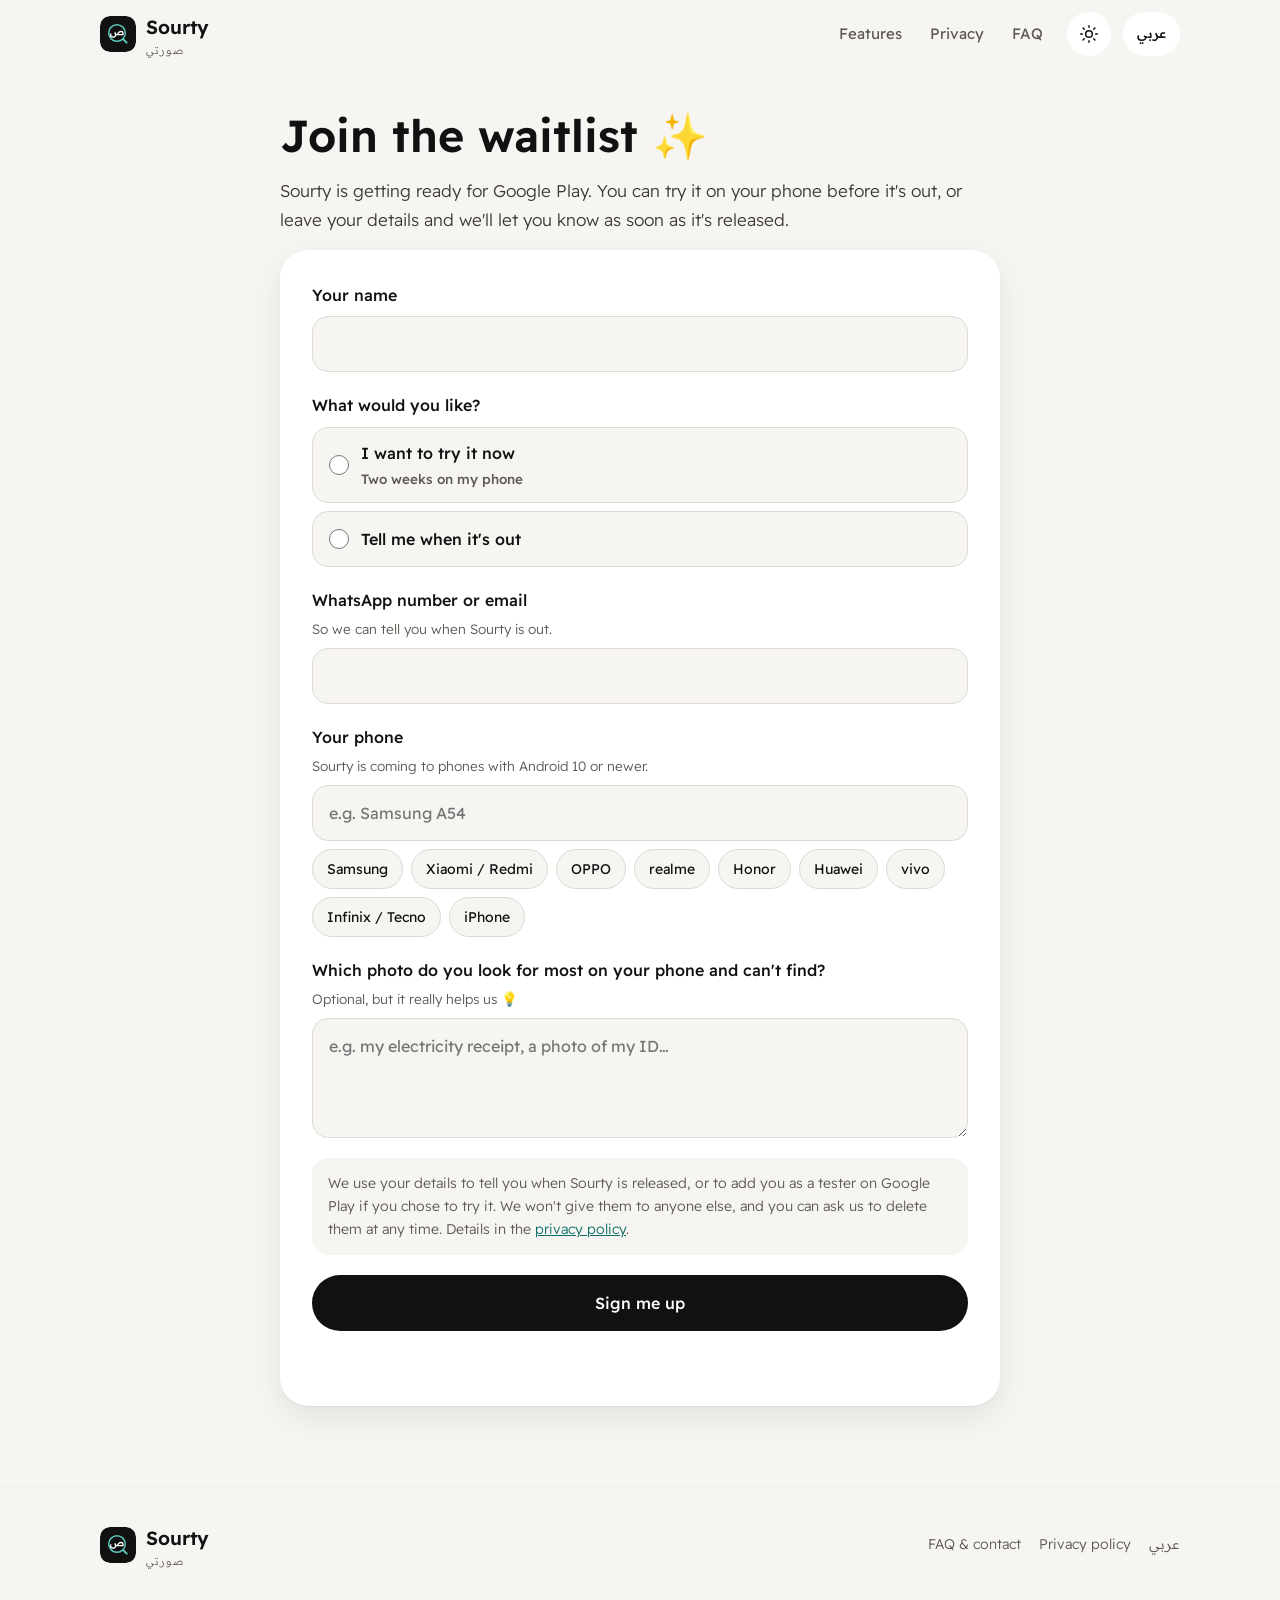
<file: en/waitlist/index.html>
<!doctype html>
<html lang="en" dir="ltr">
<head>
<meta charset="utf-8">
<meta name="viewport" content="width=device-width, initial-scale=1, viewport-fit=cover">
<title>Join the waitlist — Sourty</title>
<meta name="description" content="Join the Sourty waitlist and we'll let you know as soon as the app is on Google Play.">
<link rel="canonical" href="https://sourty-app.github.io/en/waitlist/">
<link rel="alternate" hreflang="ar" href="https://sourty-app.github.io/waitlist/">
<link rel="alternate" hreflang="en" href="https://sourty-app.github.io/en/waitlist/">
<link rel="alternate" hreflang="x-default" href="https://sourty-app.github.io/waitlist/">
<meta property="og:type" content="website">
<meta property="og:site_name" content="Sourty · صورتي">
<meta property="og:title" content="Join the Sourty waitlist ✨">
<meta property="og:description" content="Describe the photo, Sourty finds it. Sign up and we'll tell you when it's out.">
<meta property="og:url" content="https://sourty-app.github.io/en/waitlist/">
<meta property="og:image" content="https://sourty-app.github.io/assets/img/og-en.png">
<meta name="twitter:card" content="summary_large_image">
<meta name="theme-color" content="#F6F5F2" media="(prefers-color-scheme: light)">
<meta name="theme-color" content="#131312" media="(prefers-color-scheme: dark)">
<link rel="icon" href="/assets/img/icon.svg" type="image/svg+xml">
<link rel="icon" href="/assets/img/icon-32.png" sizes="32x32" type="image/png">
<link rel="apple-touch-icon" href="/assets/img/icon-180.png">
<link rel="stylesheet" href="/assets/css/site.css">
<script>try{var t=localStorage.getItem('theme');if(t)document.documentElement.setAttribute('data-theme',t)}catch(e){}</script>
<script src="/assets/js/site.js" defer></script>
</head>
<body>
<a class="skip" href="#main">Skip to content</a>
<header class="top">
  <div class="wrap">
    <a class="brand" href="/en/" aria-label="Sourty home"><img src="/assets/img/icon.svg" alt="" width="36" height="36"><span><b>Sourty</b><small lang="ar">صورتي</small></span></a>
    <nav class="nav" aria-label="Main">
      <a href="/en/#features">Features</a>
      <a href="/en/privacy/">Privacy</a>
      <a href="/en/faq/">FAQ</a>
    </nav>
    <button class="icon-btn theme" type="button" aria-label="Dark mode">
      <svg class="sun" viewBox="0 0 24 24" fill="none" stroke="currentColor" stroke-width="1.8" stroke-linecap="round" aria-hidden="true"><circle cx="12" cy="12" r="4"/><path d="M12 2v2M12 20v2M4.9 4.9l1.4 1.4M17.7 17.7l1.4 1.4M2 12h2M20 12h2M4.9 19.1l1.4-1.4M17.7 6.3l1.4-1.4"/></svg>
      <svg class="moon" viewBox="0 0 24 24" fill="none" stroke="currentColor" stroke-width="1.8" stroke-linecap="round" stroke-linejoin="round" aria-hidden="true"><path d="M20 14.5A8 8 0 0 1 9.5 4 8 8 0 1 0 20 14.5z"/></svg>
    </button>
    <a class="icon-btn lang" href="/waitlist/" hreflang="ar" lang="ar">عربي</a>
  </div>
</header>

<main id="main">
  <div class="wrap narrow">
    <div class="page-head">
      <h1>Join the waitlist&nbsp;✨</h1>
      <p>Sourty is getting ready for Google Play. You can try it on your phone before it's out, or leave your details and we'll let you know as soon as it's released.</p>
    </div>

    <div class="form-wrap">
      <form class="form" data-waitlist data-endpoint="https://script.google.com/macros/s/AKfycbyCx4sYYJ8Oi8bRlQgfupOWc4MKRLBI8ZF2JYwPU7FBeu-rVr9c0QcF_ZVKI650qOsP/exec" novalidate>
        <div class="field">
          <label for="name">Your name</label>
          <input id="name" name="name" type="text" autocomplete="name" maxlength="80" required aria-describedby="name-err">
          <p class="err" id="name-err">Please enter your name, even just your first name.</p>
        </div>
        <fieldset class="field choice" aria-describedby="mode-err">
          <legend>What would you like?</legend>
          <label class="opt"><input type="radio" name="mode" value="test"><span><b>I want to try it now</b><small>Two weeks on my phone</small></span></label>
          <ul class="test-note only-test" aria-label="Before you try it">
            <li>For Android phones, not iPhone.</li>
            <li>The download is about 341 MB.</li>
            <li>The first time, it takes a while to understand your photos. After that, search shows results in a second.</li>
            <li>Please keep it installed on your phone for 14 days.</li>
          </ul>
          <label class="opt"><input type="radio" name="mode" value="notify"><span><b>Tell me when it's out</b></span></label>
          <p class="err" id="mode-err">Please pick one of the two.</p>
        </fieldset>
        <div class="field">
          <label for="contact"><span class="only-notify">WhatsApp number or email</span><span class="only-test">The Gmail address you use for Google Play on your phone</span></label>
          <p class="hint" id="contact-hint"><span class="only-notify">So we can tell you when Sourty is out.</span><span class="only-test">It must be the same email signed in to Google Play on your phone, so Google knows you're a tester. To find it, open Google Play and tap your profile picture at the top.</span></p>
          <input id="contact" name="contact" type="text" inputmode="email" autocomplete="email" maxlength="120" required aria-describedby="contact-hint contact-err">
          <p class="err" id="contact-err"><span class="only-notify">Enter a WhatsApp number (like 01012345678) or a valid email.</span><span class="only-test">Enter your Gmail address, like name@gmail.com</span></p>
        </div>
        <div class="field">
          <label for="phone">Your phone</label>
          <p class="hint" id="phone-hint">Sourty is coming to phones with Android 10 or newer.</p>
          <input id="phone" name="phone" type="text" maxlength="80" required placeholder="e.g. Samsung A54" aria-describedby="phone-hint phone-err">
          <div class="chips" aria-label="Quick picks">
            <button type="button" data-pick="Samsung">Samsung</button>
            <button type="button" data-pick="Xiaomi / Redmi">Xiaomi / Redmi</button>
            <button type="button" data-pick="OPPO">OPPO</button>
            <button type="button" data-pick="realme">realme</button>
            <button type="button" data-pick="Honor">Honor</button>
            <button type="button" data-pick="Huawei">Huawei</button>
            <button type="button" data-pick="vivo">vivo</button>
            <button type="button" data-pick="Infinix / Tecno">Infinix / Tecno</button>
            <button type="button" data-pick="iPhone">iPhone</button>
          </div>
          <p class="ios-note" id="ios-note" role="status" hidden>Sourty isn't available on iPhone yet. Sign up and we'll let you know when it's out.</p>
          <p class="err" id="phone-err">Enter your phone, or pick one above.</p>
        </div>
        <div class="field">
          <label for="wish">Which photo do you look for most on your phone and can't find?</label>
          <p class="hint" id="wish-hint">Optional, but it really helps us&nbsp;💡</p>
          <textarea id="wish" name="wish" maxlength="500" placeholder="e.g. my electricity receipt, a photo of my ID…" aria-describedby="wish-hint"></textarea>
        </div>
        <div class="hp" aria-hidden="true"><label for="website">Leave this field empty</label><input id="website" name="website" type="text" tabindex="-1" autocomplete="off"></div>
        <p class="consent">We use your details to tell you when Sourty is released, or to add you as a tester on Google Play if you chose to try it. We won't give them to anyone else, and you can ask us to delete them at any time. Details in the <a href="/en/privacy/#website">privacy policy</a>.</p>
        <button class="btn" type="submit">Sign me up</button>
        <p class="form-status" role="status" aria-live="polite"></p>
      </form>
      <div class="thanks" role="status">
        <h2 tabindex="-1">You're on the list, thank you&nbsp;🎉</h2>
        <p class="only-notify">We'll let you know as soon as Sourty is on Google Play.</p>
        <p class="only-test">We'll add your email as a tester on Google Play and send the test link to that email.</p>
        <p style="margin-top:20px"><a href="/en/">Back to home</a></p>
      </div>
    </div>
  </div>
</main>

<footer>
  <div class="wrap">
    <a class="brand" href="/en/"><img src="/assets/img/icon.svg" alt="" width="36" height="36"><span><b>Sourty</b><small lang="ar">صورتي</small></span></a>
    <nav aria-label="More links">
      <a href="/en/faq/">FAQ &amp; contact</a>
      <a href="/en/privacy/">Privacy policy</a>
      <a href="/waitlist/" hreflang="ar" lang="ar">عربي</a>
    </nav>
  </div>
</footer>
</body>
</html>
</file>
<file: assets/css/site.css>
/* صورتي — website styles. Tokens follow the app (DESIGN.md). No external resources. */
@font-face{font-family:"Readex Pro";src:url(../fonts/ReadexPro-300.ttf) format("truetype");font-weight:300;font-display:swap}
@font-face{font-family:"Readex Pro";src:url(../fonts/ReadexPro-400.ttf) format("truetype");font-weight:400;font-display:swap}
@font-face{font-family:"Readex Pro";src:url(../fonts/ReadexPro-500.ttf) format("truetype");font-weight:500;font-display:swap}
@font-face{font-family:"Readex Pro";src:url(../fonts/ReadexPro-600.ttf) format("truetype");font-weight:600;font-display:swap}

:root{
  --bg:#F6F5F2; --surface:#FFFFFF; --muted:#ECEAE5; --divider:#EFEDE8; --outline:#DEDAD3;
  --text:#111111; --text2:#5C5852; --body:#3D3A36;
  --accent:#0B6E66; --accent-strong:#08534D; --accent-soft:#E1EFEC;
  --btn:#111111; --btn-text:#FFFFFF;
  --band:#111111; --band-text:#F4F3F0; --band-text2:#B8B4AD; --band-accent:#5CC4B8; --band-surface:#1E1E1C;
  --shadow:0 1px 2px rgba(17,17,17,.05),0 12px 32px rgba(17,17,17,.08);
  --phone-frame:#111111;
  --tile-a:#E8CDB5; --tile-b:#B9876A;
  color-scheme:light;
}
@media (prefers-color-scheme:dark){
  :root:not([data-theme="light"]){
    --bg:#131312; --surface:#1E1E1C; --muted:#2A2A27; --divider:#262624; --outline:#3A3936;
    --text:#F4F3F0; --text2:#B8B4AD; --body:#D6D2CB;
    --accent:#5CC4B8; --accent-strong:#9FE0D8; --accent-soft:#163A36;
    --btn:#F4F3F0; --btn-text:#111111;
    --band:#0B0B0A; --band-surface:#1A1A18;
    --shadow:0 1px 2px rgba(0,0,0,.4),0 12px 32px rgba(0,0,0,.35);
    --phone-frame:#2A2A27;
    color-scheme:dark;
  }
}
:root[data-theme="dark"]{
  --bg:#131312; --surface:#1E1E1C; --muted:#2A2A27; --divider:#262624; --outline:#3A3936;
  --text:#F4F3F0; --text2:#B8B4AD; --body:#D6D2CB;
  --accent:#5CC4B8; --accent-strong:#9FE0D8; --accent-soft:#163A36;
  --btn:#F4F3F0; --btn-text:#111111;
  --band:#0B0B0A; --band-surface:#1A1A18;
  --shadow:0 1px 2px rgba(0,0,0,.4),0 12px 32px rgba(0,0,0,.35);
  --phone-frame:#2A2A27;
  color-scheme:dark;
}

*,*::before,*::after{box-sizing:border-box}
html{-webkit-text-size-adjust:100%;scroll-behavior:smooth;scroll-padding-top:80px}
@media (prefers-reduced-motion:reduce){html{scroll-behavior:auto}*{animation:none!important;transition:none!important}}
body{margin:0;background:var(--bg);color:var(--text);font-family:"Readex Pro","Segoe UI",Tahoma,system-ui,sans-serif;
  font-size:17px;font-weight:300;line-height:1.8;overflow-x:hidden}
html[lang="en"] body{line-height:1.65}
img,svg{display:block;max-width:100%}
img[src$="icon.svg"]{box-shadow:0 0 0 1px var(--icon-ring,transparent)}
:root[data-theme="dark"]{--icon-ring:#3A3936}
@media (prefers-color-scheme:dark){:root:not([data-theme="light"]){--icon-ring:#3A3936}}
a{color:var(--accent)} a:hover{color:var(--accent-strong)}
h1,h2,h3{margin:0;font-weight:600;line-height:1.35;color:var(--text);text-wrap:balance}
p{margin:0}
strong{font-weight:500;color:var(--text)}
:focus-visible{outline:3px solid var(--accent);outline-offset:3px;border-radius:6px}
.skip{position:absolute;inset-inline-start:16px;top:-60px;z-index:50;background:var(--btn);color:var(--btn-text);padding:10px 18px;border-radius:24px;text-decoration:none}
.skip:focus{top:12px}
.sr{position:absolute;width:1px;height:1px;overflow:hidden;clip:rect(0 0 0 0);white-space:nowrap}

.wrap{width:100%;max-width:1120px;margin-inline:auto;padding-inline:20px}
.narrow{max-width:760px}

/* Header */
.top{position:sticky;top:0;z-index:20;background:color-mix(in srgb,var(--bg) 88%,transparent);backdrop-filter:blur(10px);-webkit-backdrop-filter:blur(10px);border-bottom:1px solid transparent}
.top.scrolled{border-bottom-color:var(--divider)}
.top .wrap{display:flex;align-items:center;gap:12px;height:68px}
.brand{display:flex;align-items:center;gap:10px;text-decoration:none;color:var(--text);margin-inline-end:auto}
.brand img{width:36px;height:36px;border-radius:10px}
.brand b{font-size:19px;font-weight:600}
.brand small{display:block;font-size:10.5px;letter-spacing:.14em;color:var(--text2);line-height:1;margin-top:2px}
.nav{display:none;gap:4px}
.nav a{color:var(--text2);text-decoration:none;font-size:15px;font-weight:400;padding:8px 12px;border-radius:20px}
.nav a:hover,.nav a[aria-current="page"]{color:var(--text);background:var(--muted)}
.icon-btn{width:44px;height:44px;border-radius:22px;border:0;background:var(--surface);color:var(--text);display:inline-flex;align-items:center;justify-content:center;cursor:pointer;text-decoration:none;font:inherit;font-size:13px;font-weight:500;flex-shrink:0}
.icon-btn:hover{background:var(--muted)}
.icon-btn svg{width:20px;height:20px}
.lang{width:auto;padding-inline:14px}
.theme .moon{display:none}
:root[data-theme="dark"] .theme .sun{display:none} :root[data-theme="dark"] .theme .moon{display:block}
@media (prefers-color-scheme:dark){:root:not([data-theme="light"]) .theme .sun{display:none}:root:not([data-theme="light"]) .theme .moon{display:block}}
.top .cta-sm{display:none}
@media (min-width:860px){.nav{display:flex}.top .cta-sm{display:inline-flex}}

/* Buttons */
.btn{display:inline-flex;align-items:center;justify-content:center;gap:10px;min-height:56px;padding:0 28px;border-radius:30px;border:0;
  background:var(--btn);color:var(--btn-text);font:inherit;font-size:16px;font-weight:500;text-decoration:none;cursor:pointer;transition:transform .15s ease,opacity .15s}
.btn:hover{color:var(--btn-text);opacity:.9}
.btn:active{transform:scale(.98)}
.btn.small{min-height:44px;padding:0 18px;font-size:14px}
.btn.ghost{background:transparent;color:var(--text);box-shadow:inset 0 0 0 1px var(--outline)}
.btn.ghost:hover{color:var(--text);background:var(--muted)}
.btn svg{width:18px;height:18px}
html[dir="rtl"] .btn .arrow{transform:scaleX(-1)}

/* Hero */
.hero{padding:28px 0 56px}
.hero .wrap{display:grid;grid-template-columns:minmax(0,1fr);gap:36px;align-items:center}
.eyebrow{display:inline-flex;align-items:center;gap:8px;font-size:14px;font-weight:400;color:var(--accent);background:var(--accent-soft);padding:6px 14px;border-radius:20px;margin-bottom:18px}
.hero h1{font-size:clamp(2.15rem,9vw,3.9rem);letter-spacing:-.01em}
html[lang="en"] .hero h1{letter-spacing:-.025em}
.hero h1 em{font-style:normal;color:var(--accent)}
.lede{margin-top:18px;font-size:clamp(1.06rem,3.6vw,1.25rem);color:var(--body);max-width:34ch}
.actions{display:flex;flex-wrap:wrap;gap:12px;margin-top:28px}
.actions .btn{flex:1 1 auto}
@media (min-width:520px){.actions .btn{flex:0 0 auto}}
.fineprint{margin-top:16px;font-size:14px;color:var(--text2);display:flex;flex-wrap:wrap;gap:4px 14px}
.fineprint span{display:inline-flex;align-items:center;gap:6px}
.fineprint svg{width:16px;height:16px;color:var(--accent)}
@media (min-width:900px){.hero{padding:56px 0 88px}.hero .wrap{grid-template-columns:minmax(0,1.1fr) minmax(0,.9fr);gap:56px}}

/* Phone demo — fixed size: the typed search never changes its width. */
.demo{position:relative;justify-self:center;width:260px;min-width:0;contain:inline-size}
@media (min-width:600px){.demo{width:320px}}
.phone{position:relative;border-radius:44px;background:var(--phone-frame);padding:10px;box-shadow:0 30px 60px -20px rgba(17,17,17,.35)}
.screen{position:relative;border-radius:35px;background:var(--bg);overflow:hidden;padding:18px 14px 16px;display:flex;flex-direction:column;gap:12px}.notch{width:90px;height:22px;border-radius:12px;background:var(--phone-frame);margin:-6px auto 2px}
.app-head{display:flex;align-items:center;gap:8px;font-size:15px;font-weight:600}
.app-head img{width:26px;height:26px;border-radius:8px}
.searchbar{display:flex;align-items:center;gap:8px;height:52px;border-radius:26px;background:var(--surface);box-shadow:var(--shadow);padding-inline:16px 6px}
.searchbar svg.mag{width:18px;height:18px;color:var(--text2);flex-shrink:0}
.typed{flex:1 1 0;width:0;min-width:0;font-size:14px;font-weight:400;white-space:nowrap;overflow:hidden;color:var(--text);display:flex;justify-content:flex-start}
.typed.over{justify-content:flex-end}
.typed span{flex-shrink:0;unicode-bidi:plaintext}
.typed span::after{content:"";display:inline-block;width:2px;height:1.1em;background:var(--accent);vertical-align:-3px;margin-inline-start:2px;animation:blink 1s steps(1) infinite}
@keyframes blink{50%{opacity:0}}
.go{width:40px;height:40px;border-radius:20px;background:var(--btn);color:var(--btn-text);display:flex;align-items:center;justify-content:center;flex-shrink:0}
.go svg{width:16px;height:16px}
html[dir="rtl"] .go svg{transform:scaleX(-1)}
.found{font-size:14px;font-weight:500;display:flex;justify-content:space-between;align-items:baseline;gap:8px;min-height:22px;transition:opacity .3s}
.found small{font-size:12px;font-weight:300;color:var(--text2)}
.top-tile{position:relative;border-radius:22px;overflow:hidden;aspect-ratio:1/0.92;background:var(--muted);transition:opacity .35s ease}
.top-tile svg{width:100%;height:100%}
.top-tile .badge{position:absolute;top:10px;inset-inline-end:10px;background:var(--surface);color:var(--text);font-size:11px;font-weight:500;padding:3px 10px;border-radius:12px}
.scene{display:none}.scene.on{display:block}
.grid3{display:grid;grid-template-columns:repeat(3,1fr);gap:3px;border-radius:14px;overflow:hidden}
.grid3 i{aspect-ratio:1;display:block;background:linear-gradient(to bottom,var(--a) 60%,var(--b) 60%)}
.demo-note{text-align:center;font-size:12.5px;color:var(--text2);margin-top:12px}
.dim{opacity:0}

/* Sections */
section{padding:64px 0}
@media (min-width:900px){section{padding:96px 0}}
.kicker{font-size:14px;font-weight:500;color:var(--accent);margin-bottom:10px;display:block}
.h2{font-size:clamp(1.7rem,6.4vw,2.6rem)}
.sub{margin-top:14px;color:var(--body);font-size:clamp(1.02rem,3.4vw,1.15rem);max-width:56ch}

/* Problem */
.problem{background:var(--surface)}
.pile{margin-top:32px;display:grid;grid-template-columns:repeat(2,minmax(0,1fr));gap:10px}
@media (min-width:860px){.pile{grid-template-columns:repeat(4,minmax(0,1fr))}}
.pile span{display:flex;align-items:center;justify-content:center;text-align:center;min-height:52px;padding:8px 14px;border-radius:26px;border:1px solid var(--outline);font-size:15px;font-weight:400;line-height:1.5;color:var(--text);background:var(--bg)}

/* Steps */
.steps{margin-top:36px;display:grid;gap:14px;counter-reset:s;padding:0;list-style:none}
.steps li{position:relative;background:var(--surface);border-radius:24px;padding:22px 22px 22px;display:grid;grid-template-columns:auto 1fr;gap:4px 16px;align-items:start}
.steps li::before{counter-increment:s;content:counter(s);grid-row:span 2;width:44px;height:44px;border-radius:22px;background:var(--accent-soft);color:var(--accent-strong);font-weight:600;display:flex;align-items:center;justify-content:center;font-size:18px}
html[lang="ar"] .steps li::before{content:counter(s,arabic-indic)}
.steps h3{font-size:18px;font-weight:500}
.steps p{color:var(--body);font-size:15.5px}
@media (min-width:860px){.steps{grid-template-columns:repeat(3,1fr)}.steps li{grid-template-columns:1fr;gap:10px;padding:28px}.steps li::before{grid-row:auto}}

/* Read-text spotlight */
.spot .wrap{display:grid;gap:40px;align-items:center}
@media (min-width:900px){.spot .wrap{grid-template-columns:1fr 1fr;gap:64px}}
.receipt-card{position:relative;max-width:420px;justify-self:center;width:100%}
.receipt-card .q{display:flex;align-items:center;gap:8px;height:50px;border-radius:25px;background:var(--surface);box-shadow:var(--shadow);padding-inline:18px;font-size:15px;font-weight:400;margin-bottom:-14px;position:relative;z-index:2;width:86%;margin-inline:auto}
.receipt-card .q svg{width:18px;height:18px;color:var(--text2)}
.paper{background:#FFFFFF;color:#111111;border-radius:22px;padding:36px 26px 26px;box-shadow:var(--shadow);font-size:15px;line-height:1.9;font-weight:400}
.paper .ttl{font-weight:600;font-size:17px;text-align:center;margin-bottom:12px}
.paper .row{display:flex;justify-content:space-between;gap:12px;border-bottom:1px dashed #DEDAD3;padding:6px 0;color:#3D3A36}
.paper .row:last-child{border-bottom:0}
.hl{background:#CFEAE5;color:#08534D;border-radius:6px;padding:0 6px;font-weight:500;box-shadow:0 0 0 2px #5CC4B8}
.ticks{margin:28px 0 0;padding:0;list-style:none;display:grid;gap:12px}
.ticks li{display:flex;gap:12px;align-items:flex-start;color:var(--body)}
.ticks svg{width:22px;height:22px;flex-shrink:0;color:var(--accent);margin-top:4px}

/* Examples */
.examples{display:grid;gap:12px;margin-top:32px}
@media (min-width:700px){.examples{grid-template-columns:repeat(2,1fr)}}
.ex{display:flex;align-items:center;gap:14px;background:var(--surface);border-radius:20px;padding:16px 18px}
.ex svg{width:20px;height:20px;color:var(--text2);flex-shrink:0}
.ex b{font-weight:500;font-size:16px;display:block}
.ex small{color:var(--text2);font-size:13.5px}

/* Features */
.feats{margin-top:36px;display:grid;gap:12px}
@media (min-width:700px){.feats{grid-template-columns:repeat(2,1fr)}}
@media (min-width:1000px){.feats{grid-template-columns:repeat(3,1fr)}}
.feat{background:var(--surface);border-radius:24px;padding:24px}
.feat .ic{width:48px;height:48px;border-radius:16px;background:var(--accent-soft);color:var(--accent-strong);display:flex;align-items:center;justify-content:center;margin-bottom:16px}
.feat .ic svg{width:24px;height:24px}
.feat h3{font-size:18px;font-weight:500;margin-bottom:6px}
.feat p{color:var(--body);font-size:15.5px}

/* Privacy band */
.band{background:var(--band);color:var(--band-text)}
.band .h2,.band h3{color:var(--band-text)}
.band .kicker{color:var(--band-accent)}
.band .sub{color:var(--band-text2)}
.band .wrap{display:grid;gap:36px}
@media (min-width:900px){.band .wrap{grid-template-columns:1fr 1fr;gap:64px;align-items:center}}
.promises{display:grid;gap:12px;margin:0;padding:0;list-style:none}
.promises li{background:var(--band-surface);border-radius:20px;padding:18px 20px;display:flex;gap:14px;align-items:flex-start;color:var(--band-text);font-size:16px}
.promises svg{width:22px;height:22px;color:var(--band-accent);flex-shrink:0;margin-top:3px}
.band a.more{color:var(--band-accent);display:inline-flex;margin-top:22px;font-weight:400}
.lens-big{width:120px;height:120px;border-radius:32px;margin-bottom:24px}

/* Final CTA */
.final{text-align:center}
.final .sub{margin-inline:auto}
.final .actions{justify-content:center}
.free-tag{display:inline-flex;gap:8px;align-items:center;margin-top:20px;font-size:14px;color:var(--text2)}

/* Footer */
footer{border-top:1px solid var(--divider);padding:36px 0 44px;font-size:14px;color:var(--text2)}
footer .wrap{display:grid;gap:20px}
footer nav{display:flex;flex-wrap:wrap;gap:6px 18px}
footer nav a{color:var(--text2);text-decoration:none;min-height:32px;display:inline-flex;align-items:center}
footer nav a:hover{color:var(--text);text-decoration:underline}
@media (min-width:860px){footer .wrap{grid-template-columns:1fr auto;align-items:center}}

/* Inner pages */
.page-head{padding:36px 0 8px}
.page-head h1{font-size:clamp(1.9rem,7vw,2.8rem)}
.page-head p{margin-top:12px;color:var(--body)}
.prose{padding:24px 0 72px}
.prose h2{font-size:1.3rem;font-weight:600;margin:40px 0 10px}
.prose h3{font-size:1.08rem;font-weight:500;margin:24px 0 6px}
.prose p,.prose li{color:var(--body)}
.prose p+p{margin-top:12px}
.prose ul{padding-inline-start:22px;margin:10px 0}
.prose li{margin:6px 0}
.prose li::marker{color:var(--accent)}
.summary{background:var(--accent-soft);border-radius:22px;padding:20px 22px;margin-top:24px}
.summary p,.summary li{color:var(--text)}
.summary ul{margin:6px 0 0}
.meta{font-size:14px;color:var(--text2)}
.ph{background:#FBEBDD;color:#9A4A2A;border-radius:6px;padding:0 6px;font-weight:500}
.lang-switch{display:inline-flex;margin-top:14px;font-size:15px}

/* FAQ */
.faq{padding:16px 0 72px}
.faq details{background:var(--surface);border-radius:20px;margin-bottom:10px}
.faq summary{list-style:none;cursor:pointer;padding:18px 20px;font-weight:500;font-size:16.5px;display:flex;justify-content:space-between;gap:16px;align-items:center;min-height:60px}
.faq summary::-webkit-details-marker{display:none}
.faq summary::after{content:"";width:10px;height:10px;border-inline-end:2px solid var(--text2);border-bottom:2px solid var(--text2);transform:rotate(45deg);flex-shrink:0;margin-top:-4px;transition:transform .2s}
.faq details[open] summary::after{transform:rotate(225deg);margin-top:4px}
.faq details>div{padding:0 20px 20px;color:var(--body)}
.contact-card{background:var(--surface);border-radius:24px;padding:24px;margin-top:28px}
.contact-card h2{font-size:1.25rem;margin-bottom:8px}

/* Waitlist form */
.form-wrap{padding:8px 0 80px}
.form{background:var(--surface);border-radius:28px;padding:24px 20px;display:grid;gap:20px;box-shadow:var(--shadow)}
@media (min-width:600px){.form{padding:32px}}
.field{display:grid;gap:8px}
.field label{font-weight:500;font-size:16px}
.field .hint{font-size:13.5px;color:var(--text2);margin-top:-4px}
.field input,.field textarea{width:100%;font:inherit;font-weight:400;font-size:16px;color:var(--text);background:var(--bg);border:1.5px solid var(--outline);border-radius:16px;padding:14px 16px;min-height:54px}
.field textarea{min-height:120px;resize:vertical;line-height:1.7}
.field input:focus,.field textarea:focus{outline:none;border-color:var(--accent);box-shadow:0 0 0 3px var(--accent-soft)}
.field input[aria-invalid="true"],.field textarea[aria-invalid="true"]{border-color:#A33A1F}
:root[data-theme="dark"] .field input[aria-invalid="true"]{border-color:#E58C70}
.err{font-size:14px;color:#A33A1F;display:none}
:root[data-theme="dark"] .err{color:#E58C70}
@media (prefers-color-scheme:dark){:root:not([data-theme="light"]) .err{color:#E58C70}}
.field.bad .err{display:block}
.ios-note{font-size:15px;font-weight:400;color:var(--accent-strong);background:var(--accent-soft);border-radius:14px;padding:12px 14px}
.ios-note[hidden]{display:none}
.choice{border:0;margin:0;padding:0;min-width:0}
.choice legend{font-weight:500;font-size:16px;padding:0;margin-bottom:8px}
.opt{display:flex;align-items:center;gap:12px;min-height:56px;padding:12px 16px;border:1.5px solid var(--outline);border-radius:16px;background:var(--bg);cursor:pointer}
.field .opt input{width:20px;height:20px;min-height:0;padding:0;margin:0;flex:none;accent-color:var(--accent);box-shadow:none}
.opt span{display:grid;gap:2px}
.opt b{font-weight:500;font-size:16px}
.opt small{font-size:13.5px;color:var(--text2)}
.opt:has(input:checked){border-color:var(--accent);box-shadow:0 0 0 3px var(--accent-soft)}
.opt:has(input:focus-visible){outline:2px solid var(--accent);outline-offset:2px}
.test-note{list-style:none;margin:0;padding:12px 14px;display:grid;gap:6px;font-size:14px;color:var(--accent-strong);background:var(--accent-soft);border-radius:14px}
.test-note li{position:relative;padding-inline-start:16px}
.test-note li::before{content:"";position:absolute;inset-inline-start:2px;top:.7em;width:5px;height:5px;border-radius:50%;background:currentColor}
.form-wrap:not([data-mode="test"]) .only-test,.form-wrap[data-mode="test"] .only-notify{display:none}
.form-wrap[data-kind="search"] .only-msg,.form-wrap:not([data-kind="search"]) .only-search{display:none}
.warn-note{font-size:15px;color:#6B4300;background:#FCEFD4;border-radius:14px;padding:12px 14px}
.warn-note strong{font-weight:500}
:root[data-theme="dark"] .warn-note{color:#F4D08F;background:#3A2E17}
@media (prefers-color-scheme:dark){:root:not([data-theme="light"]) .warn-note{color:#F4D08F;background:#3A2E17}}
.hp{position:absolute;inset-inline-start:-9999px;width:1px;height:1px;overflow:hidden}
.consent{font-size:14px;color:var(--text2);background:var(--bg);border-radius:16px;padding:14px 16px}
.form .btn{width:100%}
.form-status{text-align:center;font-size:15px;min-height:1.5em}
.thanks{display:none;text-align:center;background:var(--surface);border-radius:28px;padding:40px 24px;box-shadow:var(--shadow)}
.thanks h2{font-size:1.6rem;margin-bottom:10px}
.thanks p{color:var(--body)}
.sent .form{display:none}.sent .thanks{display:block}
.chips{display:flex;flex-wrap:wrap;gap:8px}
.chips button{font:inherit;font-size:14px;font-weight:400;min-height:40px;padding:0 14px;border-radius:20px;border:1px solid var(--outline);background:var(--bg);color:var(--text);cursor:pointer}
.chips button:hover{background:var(--muted)}

/* 404 */
.lost{text-align:center;padding:80px 0}
.lost img{width:96px;height:96px;border-radius:26px;margin:0 auto 24px}
.lost p{color:var(--body);margin:12px auto 28px;max-width:40ch}

/* Phone demo on small screens (kept last so it wins). */
@media (max-width:599px){.phone{border-radius:38px;padding:8px}.screen{border-radius:31px}.searchbar{height:46px}.go{width:36px;height:36px}.app-head{font-size:14px}.found{font-size:12.5px}}
</file>
